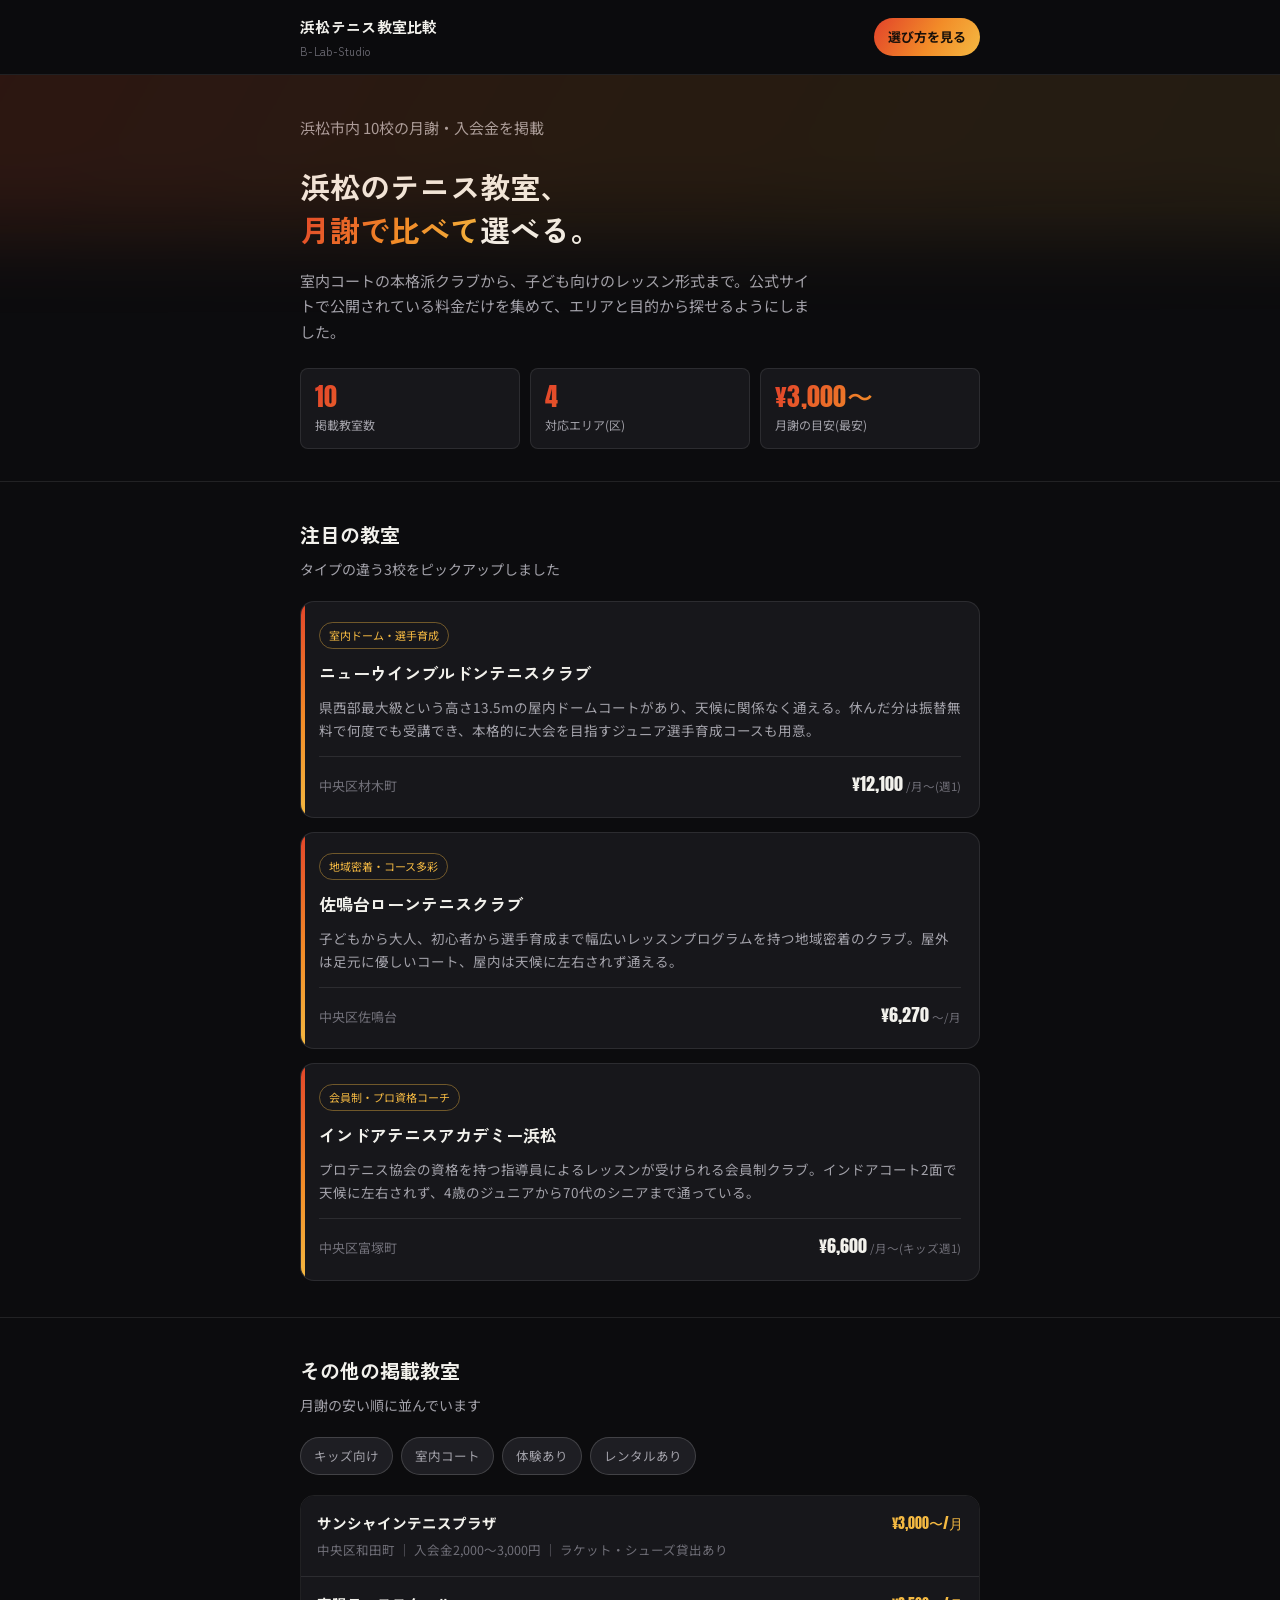
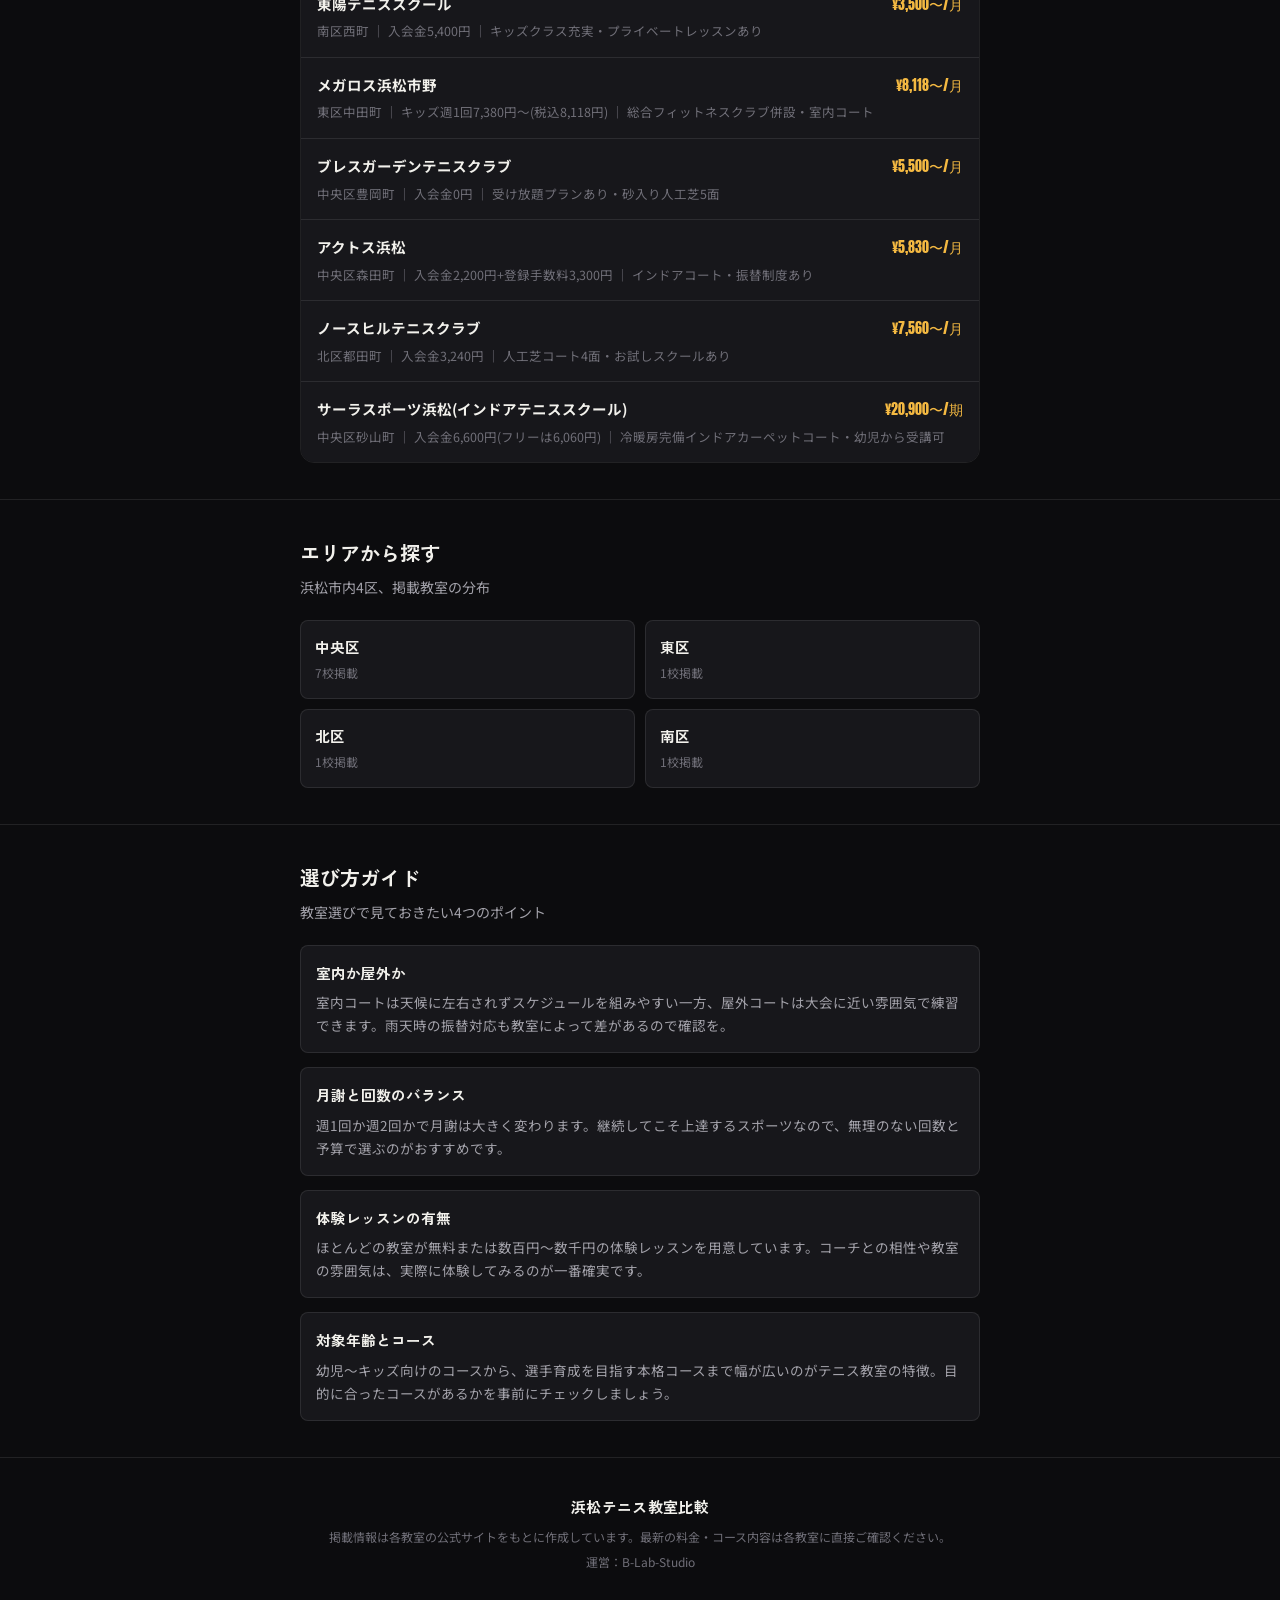
<file: index.html>
<!DOCTYPE html>
<html lang="ja">
<head>
<meta charset="UTF-8">
<meta name="viewport" content="width=device-width, initial-scale=1.0">
<title>浜松テニス教室比較ガイド｜月謝・入会金で選べる</title>
<meta name="description" content="浜松市内のテニス教室・テニススクール10校を月謝・入会金・エリアで比較。子ども向けから本格志向まで、無料体験の有無も一覧でチェックできます。">
<link rel="preconnect" href="https://fonts.googleapis.com">
<link href="https://fonts.googleapis.com/css2?family=Anton&family=Noto+Sans+JP:wght@400;500;700&family=Zen+Kaku+Gothic+New:wght@500;700&display=swap" rel="stylesheet">
<link rel="stylesheet" href="style.css">
<meta name="google-site-verification" content="hwzTPDZGrNFZqSAHdheFNfhAdCyaFa0V4WLMbkRH9Ss" />
</head>
<body>

<header class="site-header">
  <div class="wrap">
    <div class="brand">浜松テニス教室比較<span>B-Lab-Studio</span></div>
    <a href="#guide" class="header-cta">選び方を見る</a>
  </div>
</header>

<section class="hero">
  <div class="wrap">
    <p class="hero-eyebrow">浜松市内 10校の月謝・入会金を掲載</p>
    <h1>浜松のテニス教室、<br><em>月謝で比べて</em>選べる。</h1>
    <p>室内コートの本格派クラブから、子ども向けのレッスン形式まで。公式サイトで公開されている料金だけを集めて、エリアと目的から探せるようにしました。</p>
    <div class="hero-quickstats">
      <div class="stat">
        <div class="num">10</div>
        <div class="label">掲載教室数</div>
      </div>
      <div class="stat">
        <div class="num">4</div>
        <div class="label">対応エリア(区)</div>
      </div>
      <div class="stat">
        <div class="num">¥3,000〜</div>
        <div class="label">月謝の目安(最安)</div>
      </div>
    </div>
  </div>
</section>

<section class="section" id="featured">
  <div class="wrap">
    <div class="section-head">
      <h2>注目の教室</h2>
      <p>タイプの違う3校をピックアップしました</p>
    </div>
    <div class="featured-list">

      <a class="featured-card" href="nwtc.html">
        <span class="tag">室内ドーム・選手育成</span>
        <h3>ニューウインブルドンテニスクラブ</h3>
        <p class="desc">県西部最大級という高さ13.5mの屋内ドームコートがあり、天候に関係なく通える。休んだ分は振替無料で何度でも受講でき、本格的に大会を目指すジュニア選手育成コースも用意。</p>
        <div class="price-row">
          <span class="area">中央区材木町</span>
          <span class="price">¥12,100<small>/月〜(週1)</small></span>
        </div>
      </a>

      <a class="featured-card" href="sanarudai.html">
        <span class="tag">地域密着・コース多彩</span>
        <h3>佐鳴台ローンテニスクラブ</h3>
        <p class="desc">子どもから大人、初心者から選手育成まで幅広いレッスンプログラムを持つ地域密着のクラブ。屋外は足元に優しいコート、屋内は天候に左右されず通える。</p>
        <div class="price-row">
          <span class="area">中央区佐鳴台</span>
          <span class="price">¥6,270<small>〜/月</small></span>
        </div>
      </a>

      <a class="featured-card" href="ita.html">
        <span class="tag">会員制・プロ資格コーチ</span>
        <h3>インドアテニスアカデミー浜松</h3>
        <p class="desc">プロテニス協会の資格を持つ指導員によるレッスンが受けられる会員制クラブ。インドアコート2面で天候に左右されず、4歳のジュニアから70代のシニアまで通っている。</p>
        <div class="price-row">
          <span class="area">中央区富塚町</span>
          <span class="price">¥6,600<small>/月〜(キッズ週1)</small></span>
        </div>
      </a>

    </div>
  </div>
</section>

<section class="section" id="all-schools">
  <div class="wrap">
    <div class="section-head">
      <h2>その他の掲載教室</h2>
      <p>月謝の安い順に並んでいます</p>
    </div>

    <div class="chip-row">
      <span class="chip">キッズ向け</span>
      <span class="chip">室内コート</span>
      <span class="chip">体験あり</span>
      <span class="chip">レンタルあり</span>
    </div>

    <div class="school-list">

      <a class="school-row" href="sunshine.html">
        <div class="row-top">
          <h3>サンシャインテニスプラザ</h3>
          <span class="price">¥3,000〜/月</span>
        </div>
        <div class="meta">中央区和田町 ｜ 入会金2,000〜3,000円 ｜ ラケット・シューズ貸出あり</div>
      </a>

      <a class="school-row" href="toyo.html">
        <div class="row-top">
          <h3>東陽テニススクール</h3>
          <span class="price">¥3,500〜/月</span>
        </div>
        <div class="meta">南区西町 ｜ 入会金5,400円 ｜ キッズクラス充実・プライベートレッスンあり</div>
      </a>

      <a class="school-row" href="megalos.html">
        <div class="row-top">
          <h3>メガロス浜松市野</h3>
          <span class="price">¥8,118〜/月</span>
        </div>
        <div class="meta">東区中田町 ｜ キッズ週1回7,380円〜(税込8,118円) ｜ 総合フィットネスクラブ併設・室内コート</div>
      </a>

      <a class="school-row" href="breathgarden.html">
        <div class="row-top">
          <h3>ブレスガーデンテニスクラブ</h3>
          <span class="price">¥5,500〜/月</span>
        </div>
        <div class="meta">中央区豊岡町 ｜ 入会金0円 ｜ 受け放題プランあり・砂入り人工芝5面</div>
      </a>

      <a class="school-row" href="axtos.html">
        <div class="row-top">
          <h3>アクトス浜松</h3>
          <span class="price">¥5,830〜/月</span>
        </div>
        <div class="meta">中央区森田町 ｜ 入会金2,200円+登録手数料3,300円 ｜ インドアコート・振替制度あり</div>
      </a>

      <a class="school-row" href="northhill.html">
        <div class="row-top">
          <h3>ノースヒルテニスクラブ</h3>
          <span class="price">¥7,560〜/月</span>
        </div>
        <div class="meta">北区都田町 ｜ 入会金3,240円 ｜ 人工芝コート4面・お試しスクールあり</div>
      </a>

      <a class="school-row" href="sala.html">
        <div class="row-top">
          <h3>サーラスポーツ浜松(インドアテニススクール)</h3>
          <span class="price">¥20,900〜/期</span>
        </div>
        <div class="meta">中央区砂山町 ｜ 入会金6,600円(フリーは6,060円) ｜ 冷暖房完備インドアカーペットコート・幼児から受講可</div>
      </a>

    </div>
  </div>
</section>

<section class="section" id="area">
  <div class="wrap">
    <div class="section-head">
      <h2>エリアから探す</h2>
      <p>浜松市内4区、掲載教室の分布</p>
    </div>
    <div class="area-grid">
      <div class="area-card">
        <div class="area-name">中央区</div>
        <div class="area-count">7校掲載</div>
      </div>
      <div class="area-card">
        <div class="area-name">東区</div>
        <div class="area-count">1校掲載</div>
      </div>
      <div class="area-card">
        <div class="area-name">北区</div>
        <div class="area-count">1校掲載</div>
      </div>
      <div class="area-card">
        <div class="area-name">南区</div>
        <div class="area-count">1校掲載</div>
      </div>
    </div>
  </div>
</section>

<section class="section" id="guide">
  <div class="wrap">
    <div class="section-head">
      <h2>選び方ガイド</h2>
      <p>教室選びで見ておきたい4つのポイント</p>
    </div>
    <div class="guide-list">
      <div class="guide-item">
        <h3>室内か屋外か</h3>
        <p>室内コートは天候に左右されずスケジュールを組みやすい一方、屋外コートは大会に近い雰囲気で練習できます。雨天時の振替対応も教室によって差があるので確認を。</p>
      </div>
      <div class="guide-item">
        <h3>月謝と回数のバランス</h3>
        <p>週1回か週2回かで月謝は大きく変わります。継続してこそ上達するスポーツなので、無理のない回数と予算で選ぶのがおすすめです。</p>
      </div>
      <div class="guide-item">
        <h3>体験レッスンの有無</h3>
        <p>ほとんどの教室が無料または数百円〜数千円の体験レッスンを用意しています。コーチとの相性や教室の雰囲気は、実際に体験してみるのが一番確実です。</p>
      </div>
      <div class="guide-item">
        <h3>対象年齢とコース</h3>
        <p>幼児〜キッズ向けのコースから、選手育成を目指す本格コースまで幅が広いのがテニス教室の特徴。目的に合ったコースがあるかを事前にチェックしましょう。</p>
      </div>
    </div>
  </div>
</section>

<footer class="site-footer">
  <div class="wrap">
    <div class="brand">浜松テニス教室比較</div>
    <p>掲載情報は各教室の公式サイトをもとに作成しています。最新の料金・コース内容は各教室に直接ご確認ください。</p>
    <p>運営：B-Lab-Studio</p>
  </div>
</footer>

</body>
</html>
</file>
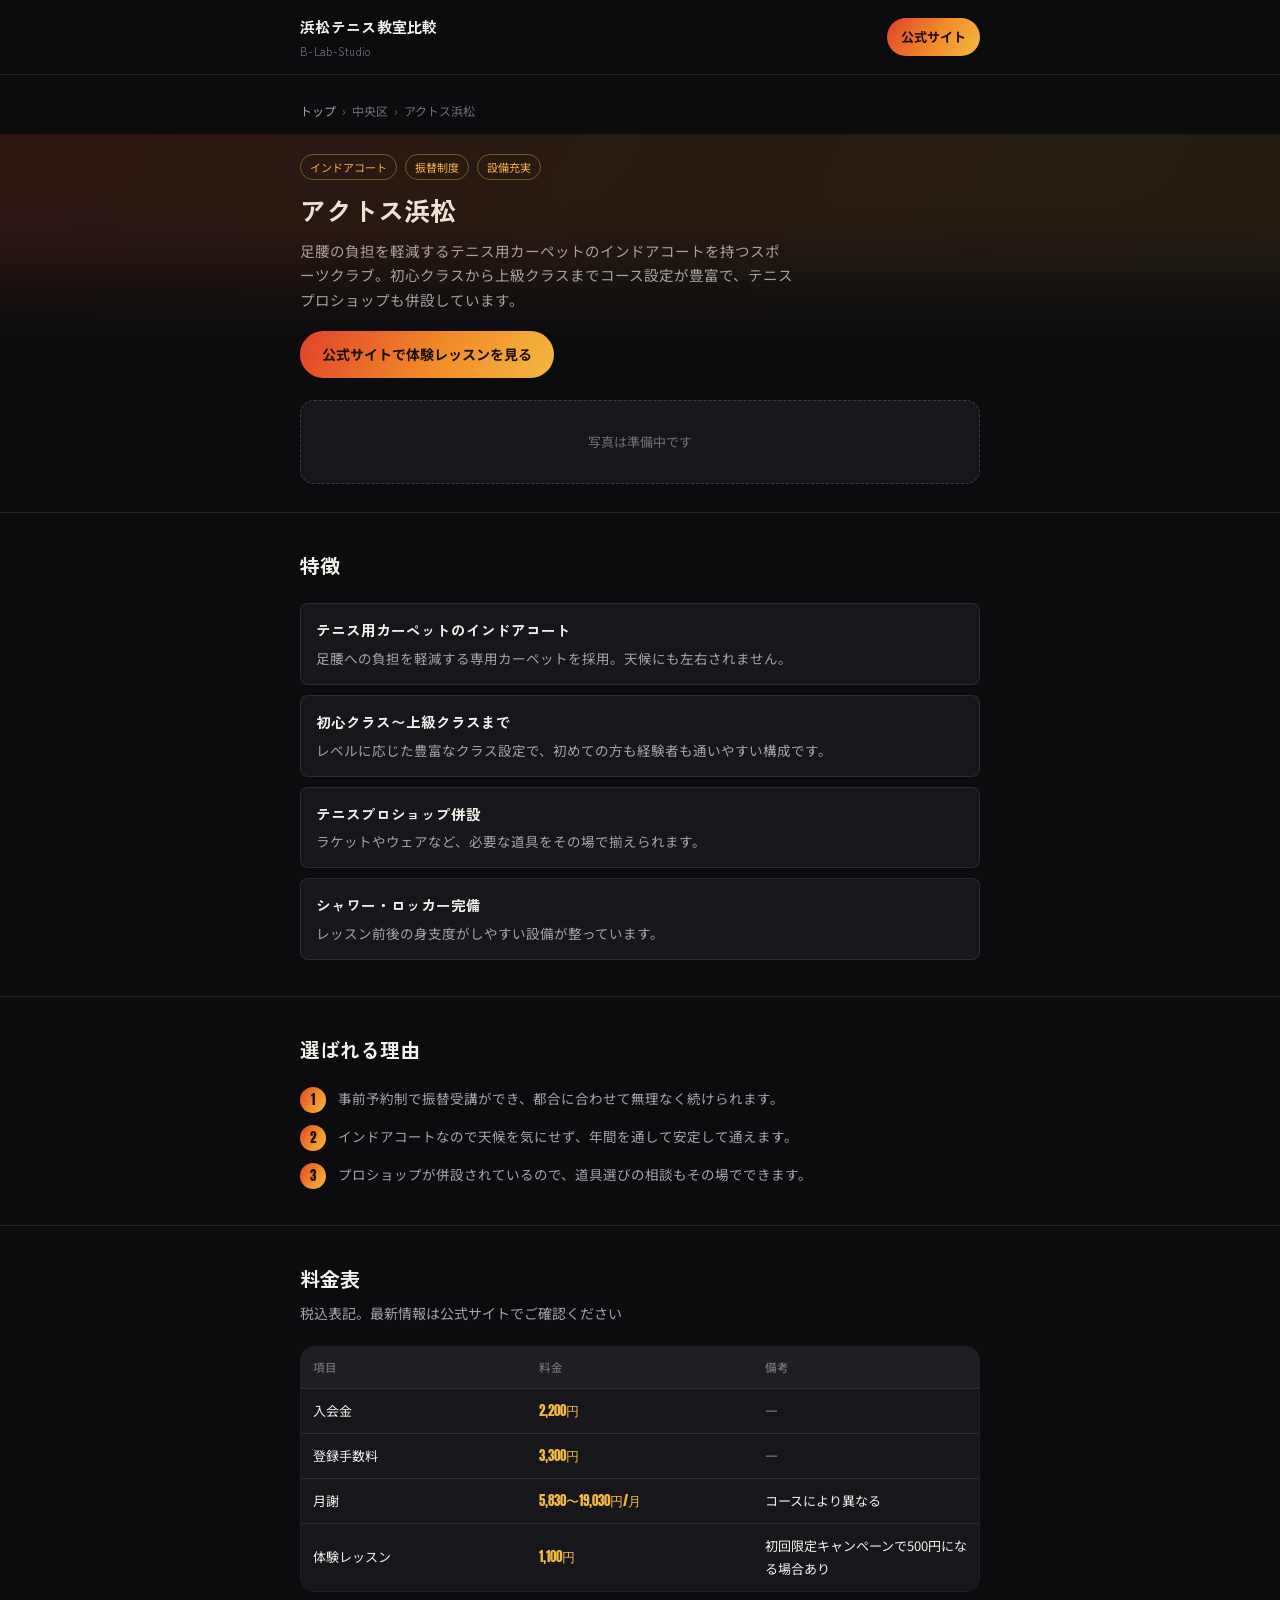
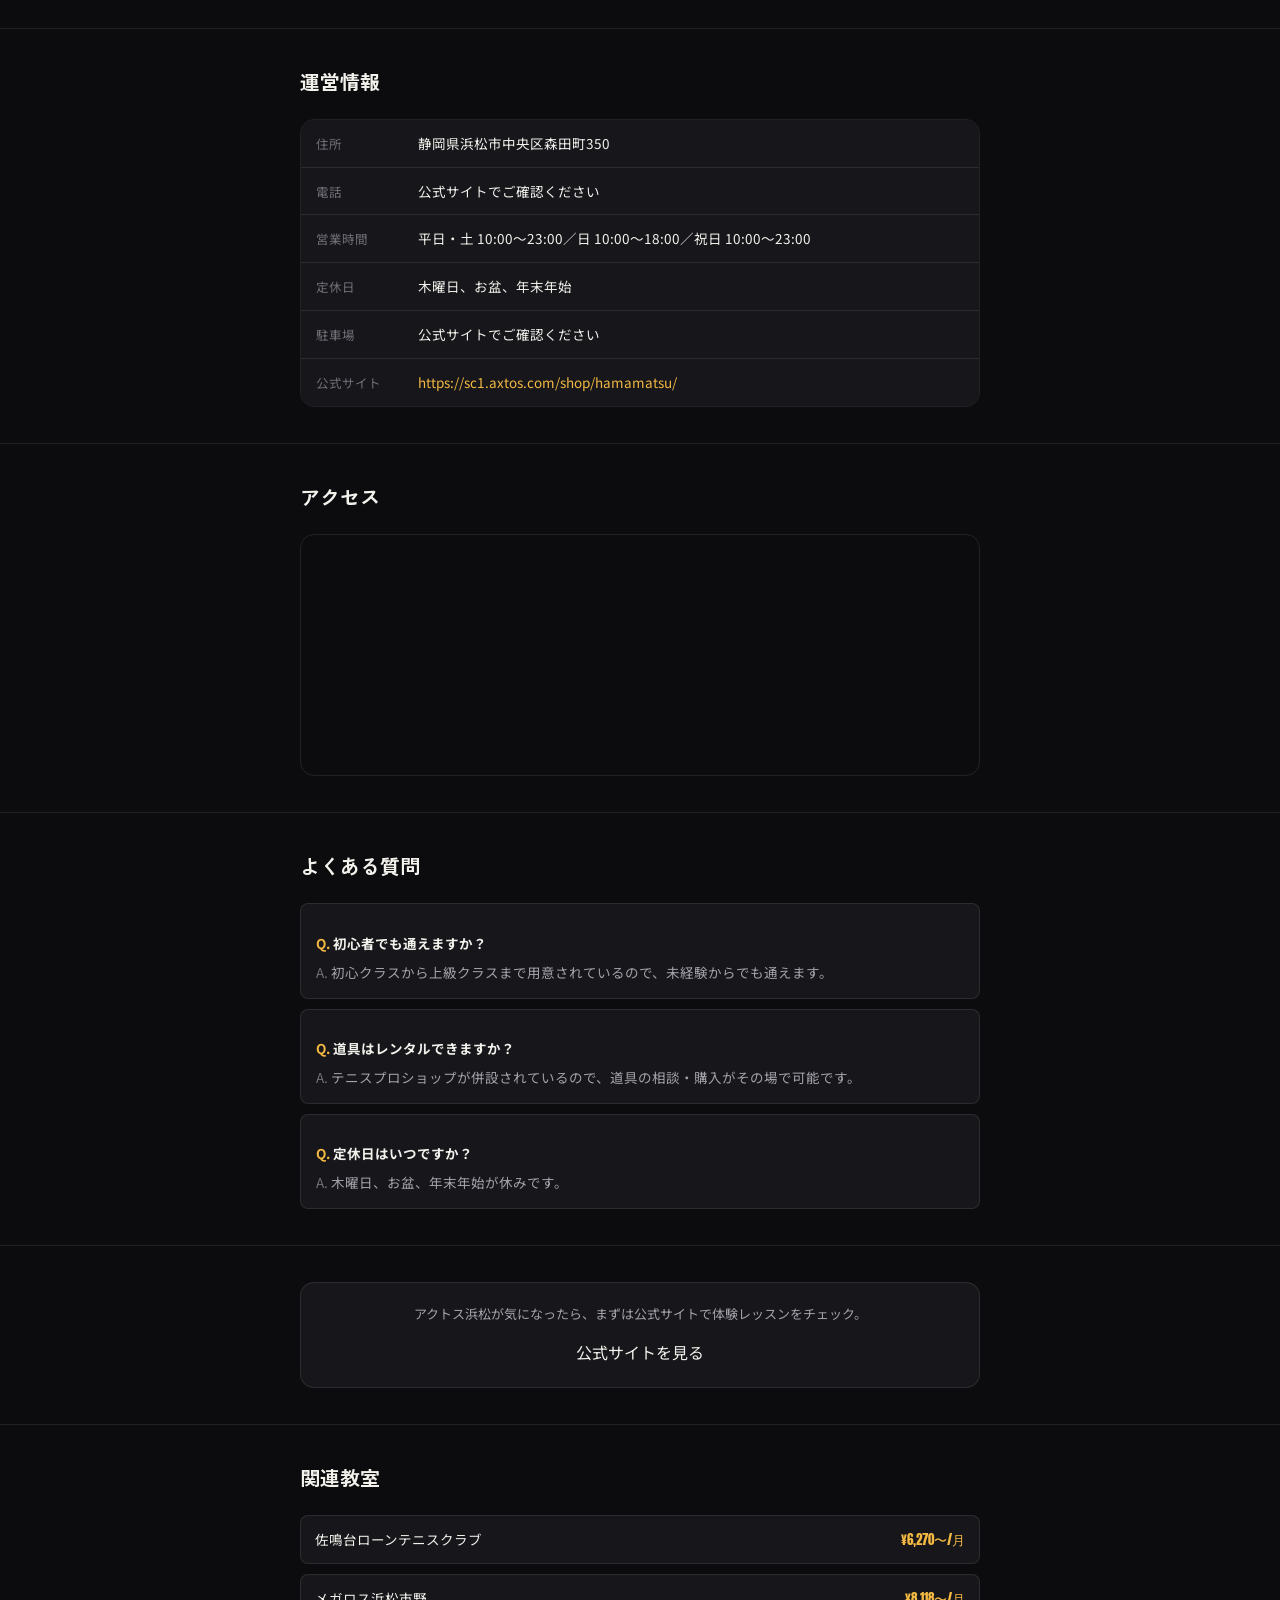
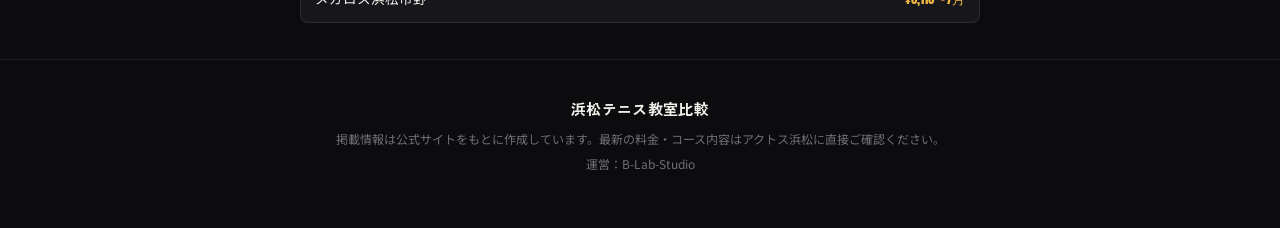
<file: axtos.html>
<!DOCTYPE html>
<html lang="ja">
<head>
<meta charset="UTF-8">
<meta name="viewport" content="width=device-width, initial-scale=1.0">
<title>アクトス浜松｜月謝・入会金・アクセス｜浜松テニス教室比較</title>
<meta name="description" content="アクトス浜松(中央区)の月謝・入会金・特徴・アクセスをまとめました。足腰の負担を軽減するテニス用カーペットのインドアコートを持つスポーツクラブ。初心">
<link rel="preconnect" href="https://fonts.googleapis.com">
<link href="https://fonts.googleapis.com/css2?family=Anton&family=Noto+Sans+JP:wght@400;500;700&family=Zen+Kaku+Gothic+New:wght@500;700&display=swap" rel="stylesheet">
<link rel="stylesheet" href="style.css">
</head>
<body>

<header class="site-header">
  <div class="wrap">
    <a href="index.html" class="brand">浜松テニス教室比較<span>B-Lab-Studio</span></a>
    <a href="https://sc1.axtos.com/shop/hamamatsu/" class="header-cta">公式サイト</a>
  </div>
</header>

<div class="wrap">
  <p class="breadcrumb"><a href="index.html">トップ</a><span class="sep">›</span>中央区<span class="sep">›</span>アクトス浜松</p>
</div>

<section class="detail-hero">
  <div class="wrap">
    <div class="tag-row"><span class="tag">インドアコート</span><span class="tag">振替制度</span><span class="tag">設備充実</span></div>
    <h1>アクトス浜松</h1>
    <p class="lead">足腰の負担を軽減するテニス用カーペットのインドアコートを持つスポーツクラブ。初心クラスから上級クラスまでコース設定が豊富で、テニスプロショップも併設しています。</p>
    <a class="hero-cta" href="https://sc1.axtos.com/shop/hamamatsu/">公式サイトで体験レッスンを見る</a>
    <div class="gallery-placeholder">写真は準備中です</div>
  </div>
</section>

<section class="section">
  <div class="wrap">
    <div class="section-head">
      <h2>特徴</h2>
    </div>
    <div class="feature-grid"><div class="feature-item"><strong>テニス用カーペットのインドアコート</strong>足腰への負担を軽減する専用カーペットを採用。天候にも左右されません。</div><div class="feature-item"><strong>初心クラス〜上級クラスまで</strong>レベルに応じた豊富なクラス設定で、初めての方も経験者も通いやすい構成です。</div><div class="feature-item"><strong>テニスプロショップ併設</strong>ラケットやウェアなど、必要な道具をその場で揃えられます。</div><div class="feature-item"><strong>シャワー・ロッカー完備</strong>レッスン前後の身支度がしやすい設備が整っています。</div></div>
  </div>
</section>

<section class="section">
  <div class="wrap">
    <div class="section-head">
      <h2>選ばれる理由</h2>
    </div>
    <div class="reason-list"><div class="reason-item"><span class="reason-mark">1</span><p>事前予約制で振替受講ができ、都合に合わせて無理なく続けられます。</p></div><div class="reason-item"><span class="reason-mark">2</span><p>インドアコートなので天候を気にせず、年間を通して安定して通えます。</p></div><div class="reason-item"><span class="reason-mark">3</span><p>プロショップが併設されているので、道具選びの相談もその場でできます。</p></div></div>
  </div>
</section>

<section class="section">
  <div class="wrap">
    <div class="section-head">
      <h2>料金表</h2>
      <p>税込表記。最新情報は公式サイトでご確認ください</p>
    </div>
    <div class="price-table-wrap">
      <table class="price-table">
        <thead><tr><th>項目</th><th>料金</th><th>備考</th></tr></thead>
        <tbody><tr><td>入会金</td><td class="price-cell">2,200円</td><td>―</td></tr><tr><td>登録手数料</td><td class="price-cell">3,300円</td><td>―</td></tr><tr><td>月謝</td><td class="price-cell">5,830〜19,030円/月</td><td>コースにより異なる</td></tr><tr><td>体験レッスン</td><td class="price-cell">1,100円</td><td>初回限定キャンペーンで500円になる場合あり</td></tr></tbody>
      </table>
    </div>
  </div>
</section>

<section class="section">
  <div class="wrap">
    <div class="section-head">
      <h2>運営情報</h2>
    </div>
    <div class="info-list">
      <div class="info-row"><span class="k">住所</span><span class="v">静岡県浜松市中央区森田町350</span></div>
      <div class="info-row"><span class="k">電話</span><span class="v">公式サイトでご確認ください</span></div>
      <div class="info-row"><span class="k">営業時間</span><span class="v">平日・土 10:00〜23:00／日 10:00〜18:00／祝日 10:00〜23:00</span></div>
      <div class="info-row"><span class="k">定休日</span><span class="v">木曜日、お盆、年末年始</span></div>
      <div class="info-row"><span class="k">駐車場</span><span class="v">公式サイトでご確認ください</span></div>
      <div class="info-row"><span class="k">公式サイト</span><span class="v"><a href="https://sc1.axtos.com/shop/hamamatsu/">https://sc1.axtos.com/shop/hamamatsu/</a></span></div>
    </div>
  </div>
</section>

<section class="section">
  <div class="wrap">
    <div class="section-head">
      <h2>アクセス</h2>
    </div>
    <div class="map-embed">
      <iframe src="https://www.google.com/maps?q=%E9%9D%99%E5%B2%A1%E7%9C%8C%E6%B5%9C%E6%9D%BE%E5%B8%82%E4%B8%AD%E5%A4%AE%E5%8C%BA%E6%A3%AE%E7%94%B0%E7%94%BA350&output=embed" loading="lazy" referrerpolicy="no-referrer-when-downgrade"></iframe>
    </div>
  </div>
</section>

<section class="section">
  <div class="wrap">
    <div class="section-head">
      <h2>よくある質問</h2>
    </div>
    <div class="faq-list"><div class="faq-item"><p class="q">初心者でも通えますか？</p><p class="a">初心クラスから上級クラスまで用意されているので、未経験からでも通えます。</p></div><div class="faq-item"><p class="q">道具はレンタルできますか？</p><p class="a">テニスプロショップが併設されているので、道具の相談・購入がその場で可能です。</p></div><div class="faq-item"><p class="q">定休日はいつですか？</p><p class="a">木曜日、お盆、年末年始が休みです。</p></div></div>
  </div>
</section>

<section class="section">
  <div class="wrap">
    <div class="sidebar-cta">
      <p>アクトス浜松が気になったら、まずは公式サイトで体験レッスンをチェック。</p>
      <a class="hero-cta" href="https://sc1.axtos.com/shop/hamamatsu/">公式サイトを見る</a>
    </div>
  </div>
</section>

<section class="section">
  <div class="wrap">
    <div class="section-head">
      <h2>関連教室</h2>
    </div>
    <div class="related-list"><a class="related-item" href="sanarudai.html"><span>佐鳴台ローンテニスクラブ</span><span class="price">¥6,270〜/月</span></a><a class="related-item" href="megalos.html"><span>メガロス浜松市野</span><span class="price">¥8,118〜/月</span></a></div>
  </div>
</section>

<footer class="site-footer">
  <div class="wrap">
    <div class="brand">浜松テニス教室比較</div>
    <p>掲載情報は公式サイトをもとに作成しています。最新の料金・コース内容はアクトス浜松に直接ご確認ください。</p>
    <p>運営：B-Lab-Studio</p>
  </div>
</footer>

</body>
</html>
</file>
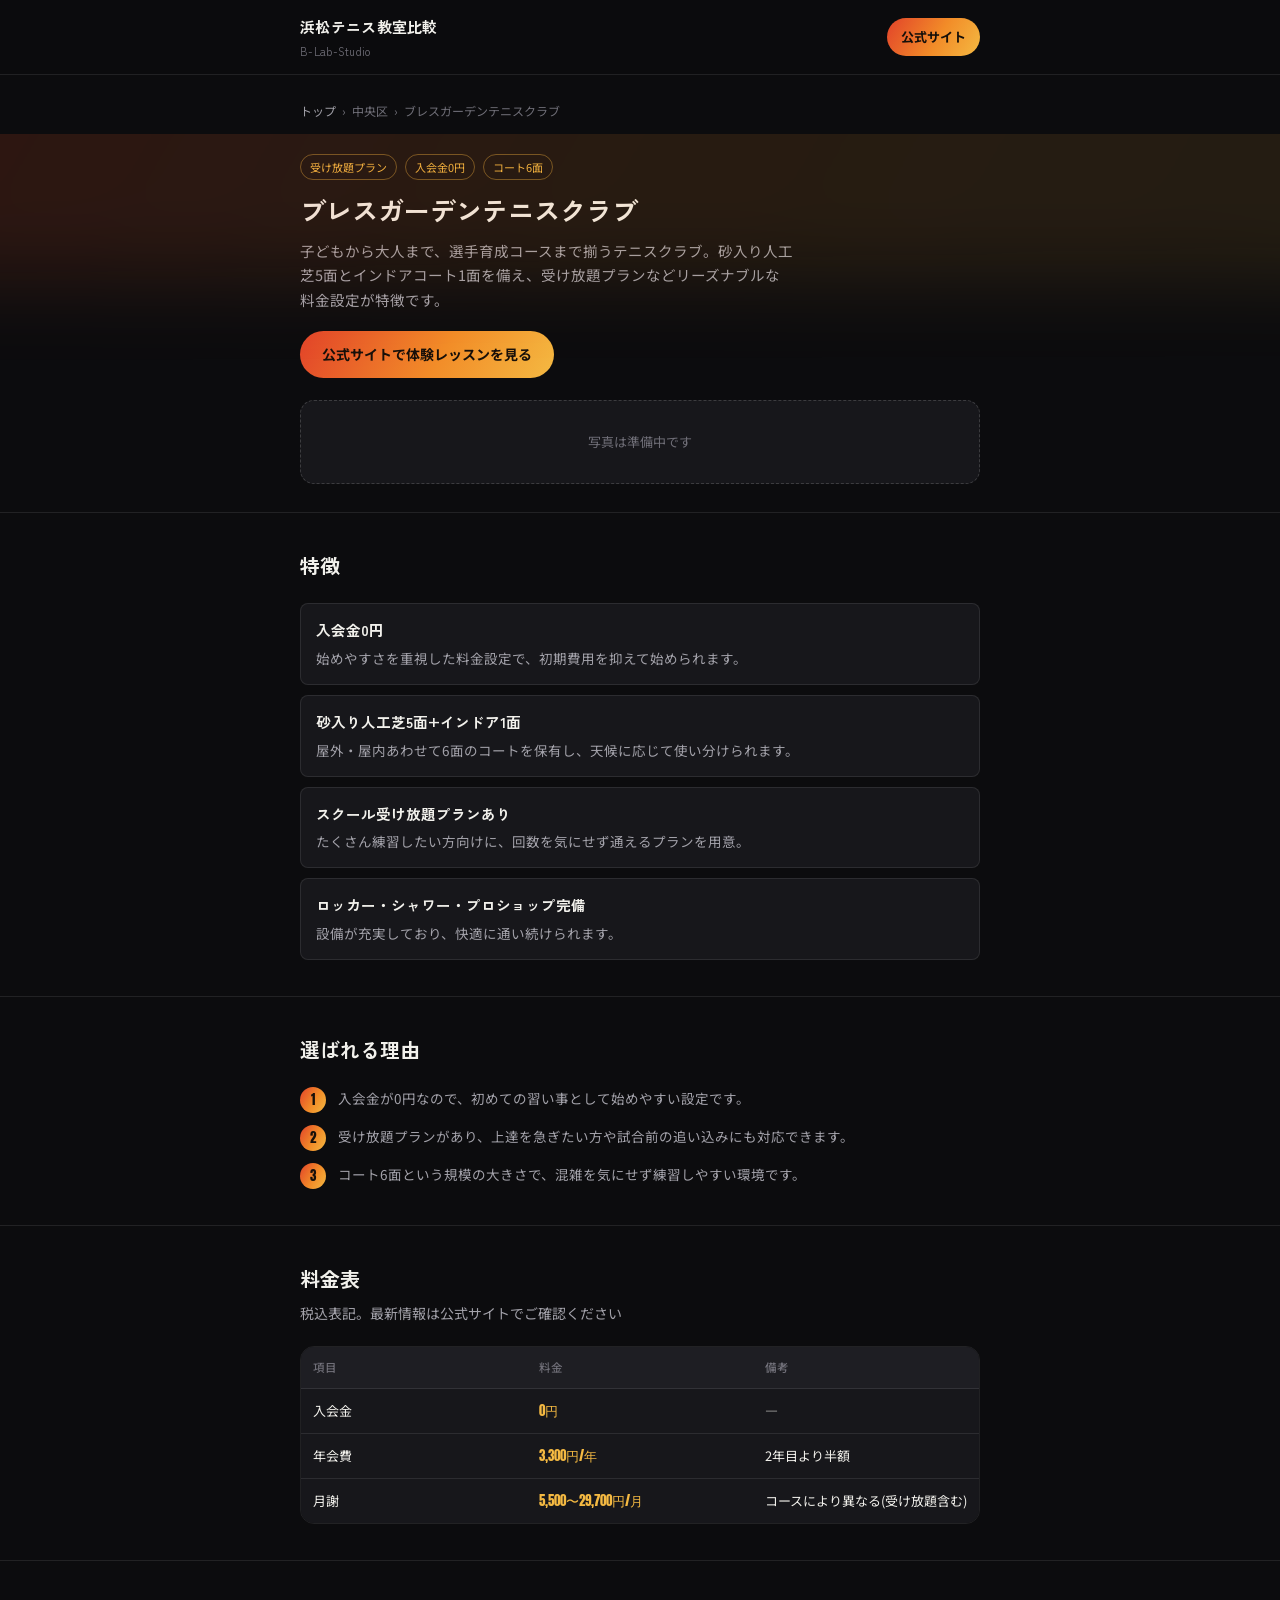
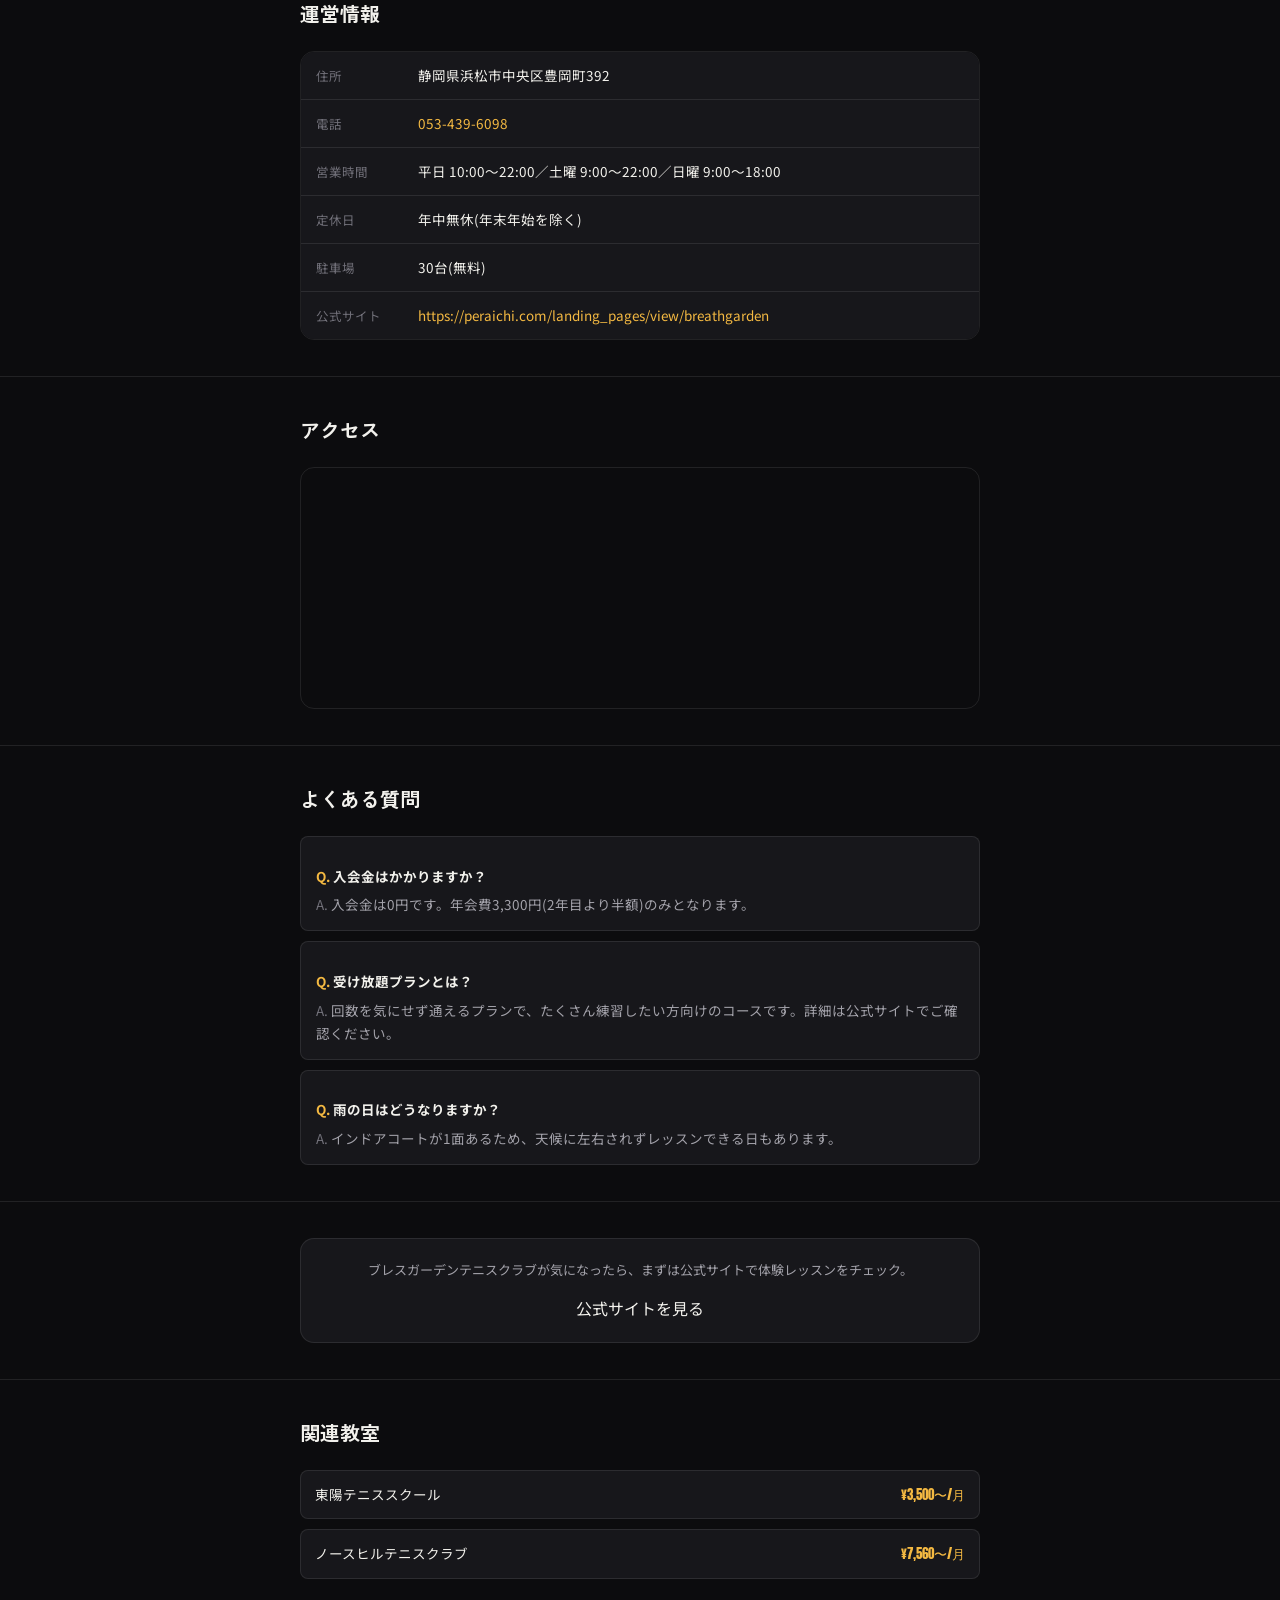
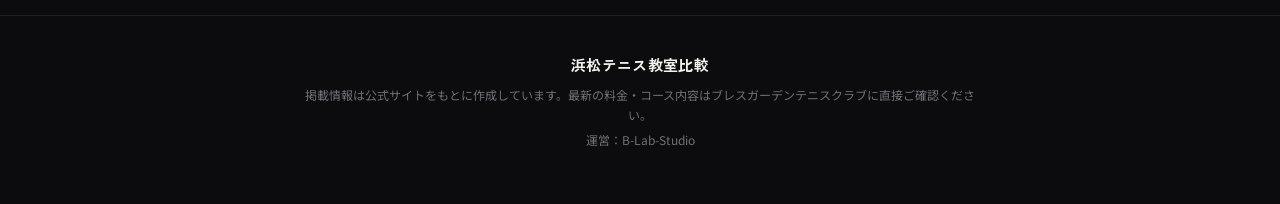
<file: breathgarden.html>
<!DOCTYPE html>
<html lang="ja">
<head>
<meta charset="UTF-8">
<meta name="viewport" content="width=device-width, initial-scale=1.0">
<title>ブレスガーデンテニスクラブ｜月謝・入会金・アクセス｜浜松テニス教室比較</title>
<meta name="description" content="ブレスガーデンテニスクラブ(中央区)の月謝・入会金・特徴・アクセスをまとめました。子どもから大人まで、選手育成コースまで揃うテニスクラブ。砂入り人工芝5面とインド">
<link rel="preconnect" href="https://fonts.googleapis.com">
<link href="https://fonts.googleapis.com/css2?family=Anton&family=Noto+Sans+JP:wght@400;500;700&family=Zen+Kaku+Gothic+New:wght@500;700&display=swap" rel="stylesheet">
<link rel="stylesheet" href="style.css">
</head>
<body>

<header class="site-header">
  <div class="wrap">
    <a href="index.html" class="brand">浜松テニス教室比較<span>B-Lab-Studio</span></a>
    <a href="https://peraichi.com/landing_pages/view/breathgarden" class="header-cta">公式サイト</a>
  </div>
</header>

<div class="wrap">
  <p class="breadcrumb"><a href="index.html">トップ</a><span class="sep">›</span>中央区<span class="sep">›</span>ブレスガーデンテニスクラブ</p>
</div>

<section class="detail-hero">
  <div class="wrap">
    <div class="tag-row"><span class="tag">受け放題プラン</span><span class="tag">入会金0円</span><span class="tag">コート6面</span></div>
    <h1>ブレスガーデンテニスクラブ</h1>
    <p class="lead">子どもから大人まで、選手育成コースまで揃うテニスクラブ。砂入り人工芝5面とインドアコート1面を備え、受け放題プランなどリーズナブルな料金設定が特徴です。</p>
    <a class="hero-cta" href="https://peraichi.com/landing_pages/view/breathgarden">公式サイトで体験レッスンを見る</a>
    <div class="gallery-placeholder">写真は準備中です</div>
  </div>
</section>

<section class="section">
  <div class="wrap">
    <div class="section-head">
      <h2>特徴</h2>
    </div>
    <div class="feature-grid"><div class="feature-item"><strong>入会金0円</strong>始めやすさを重視した料金設定で、初期費用を抑えて始められます。</div><div class="feature-item"><strong>砂入り人工芝5面+インドア1面</strong>屋外・屋内あわせて6面のコートを保有し、天候に応じて使い分けられます。</div><div class="feature-item"><strong>スクール受け放題プランあり</strong>たくさん練習したい方向けに、回数を気にせず通えるプランを用意。</div><div class="feature-item"><strong>ロッカー・シャワー・プロショップ完備</strong>設備が充実しており、快適に通い続けられます。</div></div>
  </div>
</section>

<section class="section">
  <div class="wrap">
    <div class="section-head">
      <h2>選ばれる理由</h2>
    </div>
    <div class="reason-list"><div class="reason-item"><span class="reason-mark">1</span><p>入会金が0円なので、初めての習い事として始めやすい設定です。</p></div><div class="reason-item"><span class="reason-mark">2</span><p>受け放題プランがあり、上達を急ぎたい方や試合前の追い込みにも対応できます。</p></div><div class="reason-item"><span class="reason-mark">3</span><p>コート6面という規模の大きさで、混雑を気にせず練習しやすい環境です。</p></div></div>
  </div>
</section>

<section class="section">
  <div class="wrap">
    <div class="section-head">
      <h2>料金表</h2>
      <p>税込表記。最新情報は公式サイトでご確認ください</p>
    </div>
    <div class="price-table-wrap">
      <table class="price-table">
        <thead><tr><th>項目</th><th>料金</th><th>備考</th></tr></thead>
        <tbody><tr><td>入会金</td><td class="price-cell">0円</td><td>―</td></tr><tr><td>年会費</td><td class="price-cell">3,300円/年</td><td>2年目より半額</td></tr><tr><td>月謝</td><td class="price-cell">5,500〜29,700円/月</td><td>コースにより異なる(受け放題含む)</td></tr></tbody>
      </table>
    </div>
  </div>
</section>

<section class="section">
  <div class="wrap">
    <div class="section-head">
      <h2>運営情報</h2>
    </div>
    <div class="info-list">
      <div class="info-row"><span class="k">住所</span><span class="v">静岡県浜松市中央区豊岡町392</span></div>
      <div class="info-row"><span class="k">電話</span><span class="v"><a href="tel:0534396098">053-439-6098</a></span></div>
      <div class="info-row"><span class="k">営業時間</span><span class="v">平日 10:00〜22:00／土曜 9:00〜22:00／日曜 9:00〜18:00</span></div>
      <div class="info-row"><span class="k">定休日</span><span class="v">年中無休(年末年始を除く)</span></div>
      <div class="info-row"><span class="k">駐車場</span><span class="v">30台(無料)</span></div>
      <div class="info-row"><span class="k">公式サイト</span><span class="v"><a href="https://peraichi.com/landing_pages/view/breathgarden">https://peraichi.com/landing_pages/view/breathgarden</a></span></div>
    </div>
  </div>
</section>

<section class="section">
  <div class="wrap">
    <div class="section-head">
      <h2>アクセス</h2>
    </div>
    <div class="map-embed">
      <iframe src="https://www.google.com/maps?q=%E9%9D%99%E5%B2%A1%E7%9C%8C%E6%B5%9C%E6%9D%BE%E5%B8%82%E4%B8%AD%E5%A4%AE%E5%8C%BA%E8%B1%8A%E5%B2%A1%E7%94%BA392&output=embed" loading="lazy" referrerpolicy="no-referrer-when-downgrade"></iframe>
    </div>
  </div>
</section>

<section class="section">
  <div class="wrap">
    <div class="section-head">
      <h2>よくある質問</h2>
    </div>
    <div class="faq-list"><div class="faq-item"><p class="q">入会金はかかりますか？</p><p class="a">入会金は0円です。年会費3,300円(2年目より半額)のみとなります。</p></div><div class="faq-item"><p class="q">受け放題プランとは？</p><p class="a">回数を気にせず通えるプランで、たくさん練習したい方向けのコースです。詳細は公式サイトでご確認ください。</p></div><div class="faq-item"><p class="q">雨の日はどうなりますか？</p><p class="a">インドアコートが1面あるため、天候に左右されずレッスンできる日もあります。</p></div></div>
  </div>
</section>

<section class="section">
  <div class="wrap">
    <div class="sidebar-cta">
      <p>ブレスガーデンテニスクラブが気になったら、まずは公式サイトで体験レッスンをチェック。</p>
      <a class="hero-cta" href="https://peraichi.com/landing_pages/view/breathgarden">公式サイトを見る</a>
    </div>
  </div>
</section>

<section class="section">
  <div class="wrap">
    <div class="section-head">
      <h2>関連教室</h2>
    </div>
    <div class="related-list"><a class="related-item" href="toyo.html"><span>東陽テニススクール</span><span class="price">¥3,500〜/月</span></a><a class="related-item" href="northhill.html"><span>ノースヒルテニスクラブ</span><span class="price">¥7,560〜/月</span></a></div>
  </div>
</section>

<footer class="site-footer">
  <div class="wrap">
    <div class="brand">浜松テニス教室比較</div>
    <p>掲載情報は公式サイトをもとに作成しています。最新の料金・コース内容はブレスガーデンテニスクラブに直接ご確認ください。</p>
    <p>運営：B-Lab-Studio</p>
  </div>
</footer>

</body>
</html>
</file>
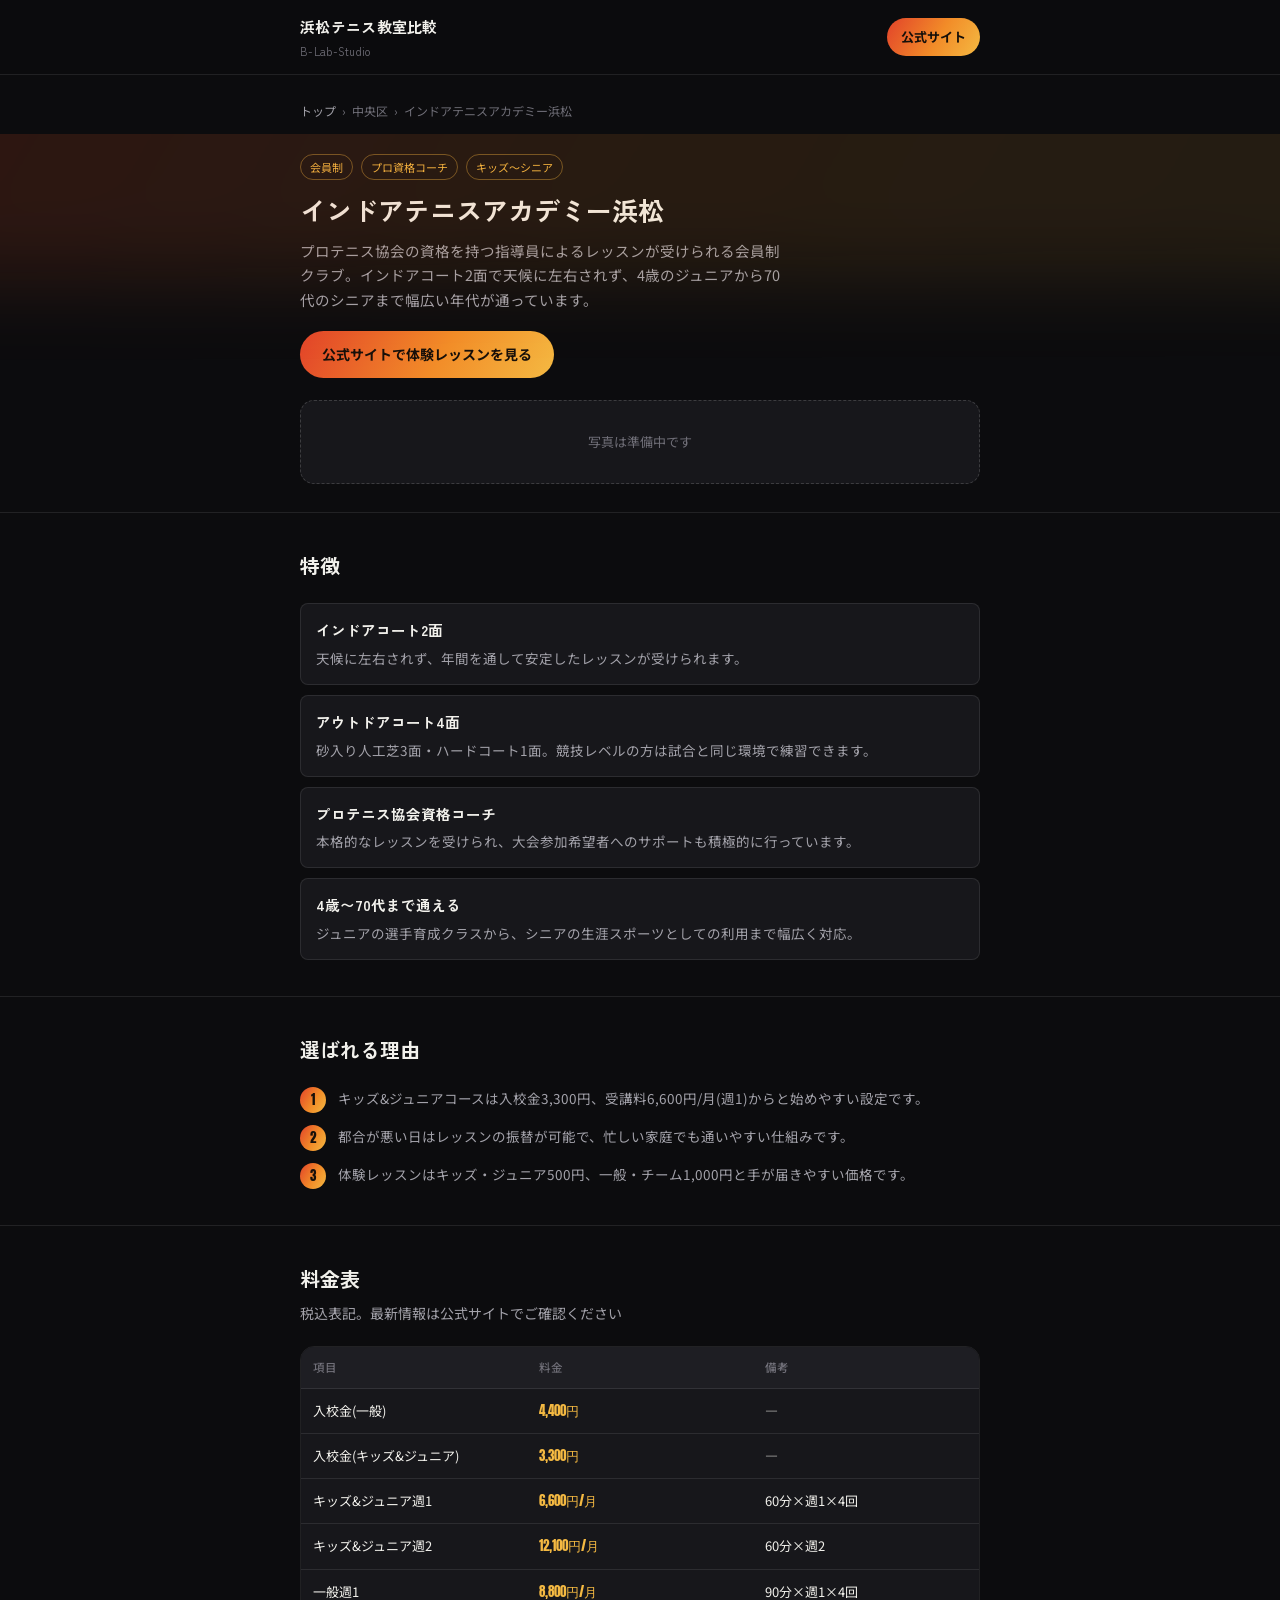
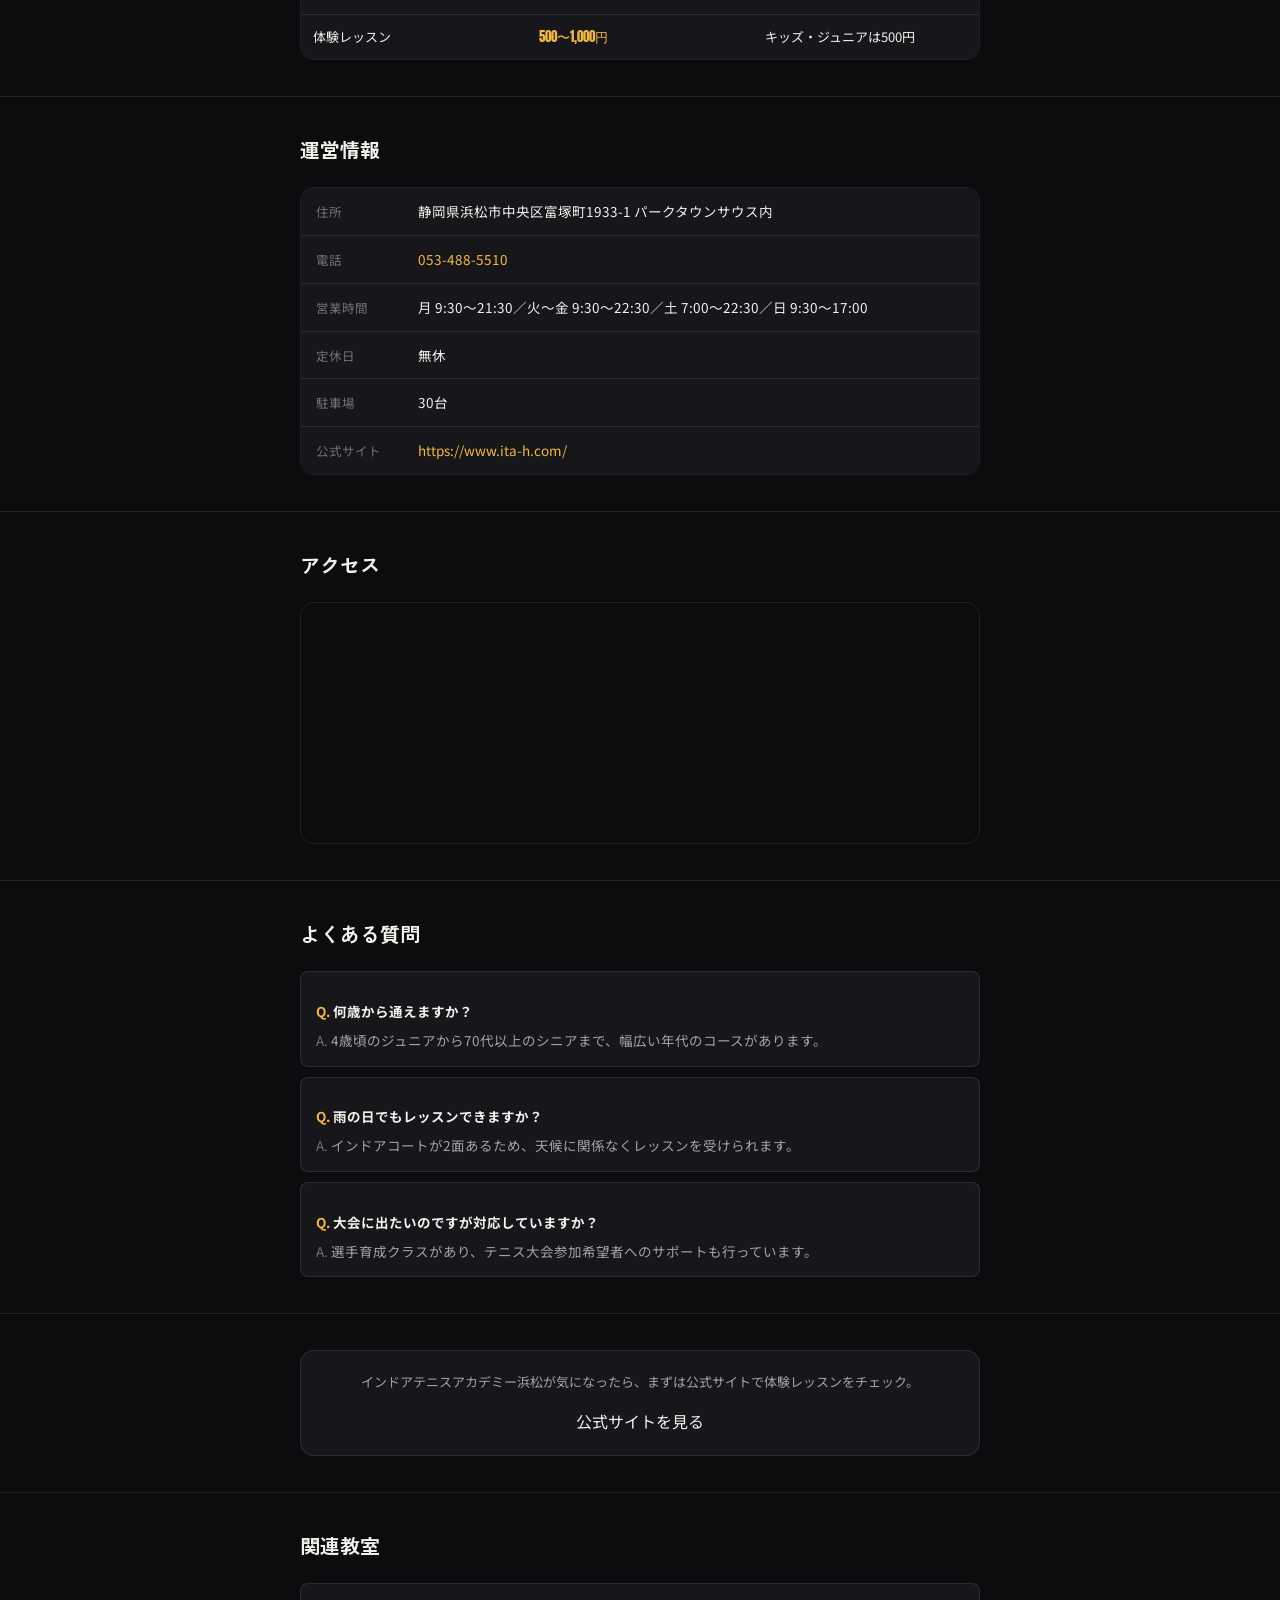
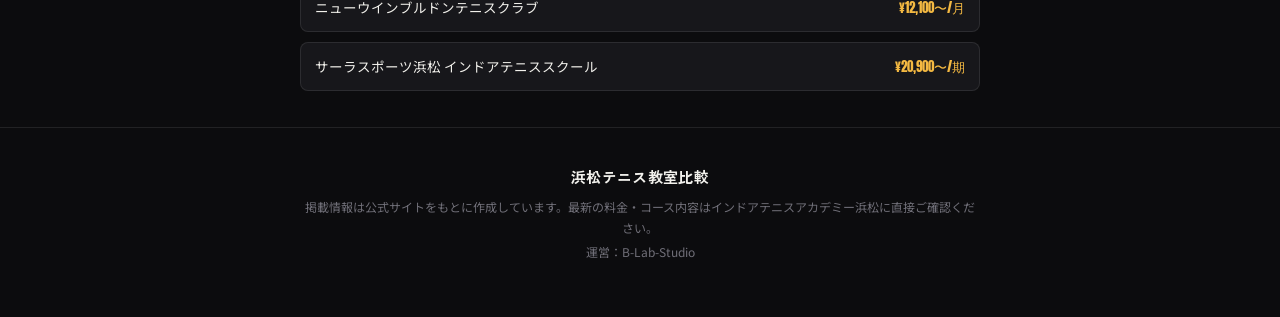
<file: ita.html>
<!DOCTYPE html>
<html lang="ja">
<head>
<meta charset="UTF-8">
<meta name="viewport" content="width=device-width, initial-scale=1.0">
<title>インドアテニスアカデミー浜松｜月謝・入会金・アクセス｜浜松テニス教室比較</title>
<meta name="description" content="インドアテニスアカデミー浜松(中央区)の月謝・入会金・特徴・アクセスをまとめました。プロテニス協会の資格を持つ指導員によるレッスンが受けられる会員制クラブ。インドア">
<link rel="preconnect" href="https://fonts.googleapis.com">
<link href="https://fonts.googleapis.com/css2?family=Anton&family=Noto+Sans+JP:wght@400;500;700&family=Zen+Kaku+Gothic+New:wght@500;700&display=swap" rel="stylesheet">
<link rel="stylesheet" href="style.css">
</head>
<body>

<header class="site-header">
  <div class="wrap">
    <a href="index.html" class="brand">浜松テニス教室比較<span>B-Lab-Studio</span></a>
    <a href="https://www.ita-h.com/" class="header-cta">公式サイト</a>
  </div>
</header>

<div class="wrap">
  <p class="breadcrumb"><a href="index.html">トップ</a><span class="sep">›</span>中央区<span class="sep">›</span>インドアテニスアカデミー浜松</p>
</div>

<section class="detail-hero">
  <div class="wrap">
    <div class="tag-row"><span class="tag">会員制</span><span class="tag">プロ資格コーチ</span><span class="tag">キッズ〜シニア</span></div>
    <h1>インドアテニスアカデミー浜松</h1>
    <p class="lead">プロテニス協会の資格を持つ指導員によるレッスンが受けられる会員制クラブ。インドアコート2面で天候に左右されず、4歳のジュニアから70代のシニアまで幅広い年代が通っています。</p>
    <a class="hero-cta" href="https://www.ita-h.com/">公式サイトで体験レッスンを見る</a>
    <div class="gallery-placeholder">写真は準備中です</div>
  </div>
</section>

<section class="section">
  <div class="wrap">
    <div class="section-head">
      <h2>特徴</h2>
    </div>
    <div class="feature-grid"><div class="feature-item"><strong>インドアコート2面</strong>天候に左右されず、年間を通して安定したレッスンが受けられます。</div><div class="feature-item"><strong>アウトドアコート4面</strong>砂入り人工芝3面・ハードコート1面。競技レベルの方は試合と同じ環境で練習できます。</div><div class="feature-item"><strong>プロテニス協会資格コーチ</strong>本格的なレッスンを受けられ、大会参加希望者へのサポートも積極的に行っています。</div><div class="feature-item"><strong>4歳〜70代まで通える</strong>ジュニアの選手育成クラスから、シニアの生涯スポーツとしての利用まで幅広く対応。</div></div>
  </div>
</section>

<section class="section">
  <div class="wrap">
    <div class="section-head">
      <h2>選ばれる理由</h2>
    </div>
    <div class="reason-list"><div class="reason-item"><span class="reason-mark">1</span><p>キッズ&ジュニアコースは入校金3,300円、受講料6,600円/月(週1)からと始めやすい設定です。</p></div><div class="reason-item"><span class="reason-mark">2</span><p>都合が悪い日はレッスンの振替が可能で、忙しい家庭でも通いやすい仕組みです。</p></div><div class="reason-item"><span class="reason-mark">3</span><p>体験レッスンはキッズ・ジュニア500円、一般・チーム1,000円と手が届きやすい価格です。</p></div></div>
  </div>
</section>

<section class="section">
  <div class="wrap">
    <div class="section-head">
      <h2>料金表</h2>
      <p>税込表記。最新情報は公式サイトでご確認ください</p>
    </div>
    <div class="price-table-wrap">
      <table class="price-table">
        <thead><tr><th>項目</th><th>料金</th><th>備考</th></tr></thead>
        <tbody><tr><td>入校金(一般)</td><td class="price-cell">4,400円</td><td>―</td></tr><tr><td>入校金(キッズ&ジュニア)</td><td class="price-cell">3,300円</td><td>―</td></tr><tr><td>キッズ&ジュニア週1</td><td class="price-cell">6,600円/月</td><td>60分×週1×4回</td></tr><tr><td>キッズ&ジュニア週2</td><td class="price-cell">12,100円/月</td><td>60分×週2</td></tr><tr><td>一般週1</td><td class="price-cell">8,800円/月</td><td>90分×週1×4回</td></tr><tr><td>体験レッスン</td><td class="price-cell">500〜1,000円</td><td>キッズ・ジュニアは500円</td></tr></tbody>
      </table>
    </div>
  </div>
</section>

<section class="section">
  <div class="wrap">
    <div class="section-head">
      <h2>運営情報</h2>
    </div>
    <div class="info-list">
      <div class="info-row"><span class="k">住所</span><span class="v">静岡県浜松市中央区富塚町1933-1 パークタウンサウス内</span></div>
      <div class="info-row"><span class="k">電話</span><span class="v"><a href="tel:0534885510">053-488-5510</a></span></div>
      <div class="info-row"><span class="k">営業時間</span><span class="v">月 9:30〜21:30／火〜金 9:30〜22:30／土 7:00〜22:30／日 9:30〜17:00</span></div>
      <div class="info-row"><span class="k">定休日</span><span class="v">無休</span></div>
      <div class="info-row"><span class="k">駐車場</span><span class="v">30台</span></div>
      <div class="info-row"><span class="k">公式サイト</span><span class="v"><a href="https://www.ita-h.com/">https://www.ita-h.com/</a></span></div>
    </div>
  </div>
</section>

<section class="section">
  <div class="wrap">
    <div class="section-head">
      <h2>アクセス</h2>
    </div>
    <div class="map-embed">
      <iframe src="https://www.google.com/maps?q=%E9%9D%99%E5%B2%A1%E7%9C%8C%E6%B5%9C%E6%9D%BE%E5%B8%82%E4%B8%AD%E5%A4%AE%E5%8C%BA%E5%AF%8C%E5%A1%9A%E7%94%BA1933-1%20%E3%83%91%E3%83%BC%E3%82%AF%E3%82%BF%E3%82%A6%E3%83%B3%E3%82%B5%E3%82%A6%E3%82%B9%E5%86%85&output=embed" loading="lazy" referrerpolicy="no-referrer-when-downgrade"></iframe>
    </div>
  </div>
</section>

<section class="section">
  <div class="wrap">
    <div class="section-head">
      <h2>よくある質問</h2>
    </div>
    <div class="faq-list"><div class="faq-item"><p class="q">何歳から通えますか？</p><p class="a">4歳頃のジュニアから70代以上のシニアまで、幅広い年代のコースがあります。</p></div><div class="faq-item"><p class="q">雨の日でもレッスンできますか？</p><p class="a">インドアコートが2面あるため、天候に関係なくレッスンを受けられます。</p></div><div class="faq-item"><p class="q">大会に出たいのですが対応していますか？</p><p class="a">選手育成クラスがあり、テニス大会参加希望者へのサポートも行っています。</p></div></div>
  </div>
</section>

<section class="section">
  <div class="wrap">
    <div class="sidebar-cta">
      <p>インドアテニスアカデミー浜松が気になったら、まずは公式サイトで体験レッスンをチェック。</p>
      <a class="hero-cta" href="https://www.ita-h.com/">公式サイトを見る</a>
    </div>
  </div>
</section>

<section class="section">
  <div class="wrap">
    <div class="section-head">
      <h2>関連教室</h2>
    </div>
    <div class="related-list"><a class="related-item" href="nwtc.html"><span>ニューウインブルドンテニスクラブ</span><span class="price">¥12,100〜/月</span></a><a class="related-item" href="sala.html"><span>サーラスポーツ浜松 インドアテニススクール</span><span class="price">¥20,900〜/期</span></a></div>
  </div>
</section>

<footer class="site-footer">
  <div class="wrap">
    <div class="brand">浜松テニス教室比較</div>
    <p>掲載情報は公式サイトをもとに作成しています。最新の料金・コース内容はインドアテニスアカデミー浜松に直接ご確認ください。</p>
    <p>運営：B-Lab-Studio</p>
  </div>
</footer>

</body>
</html>
</file>
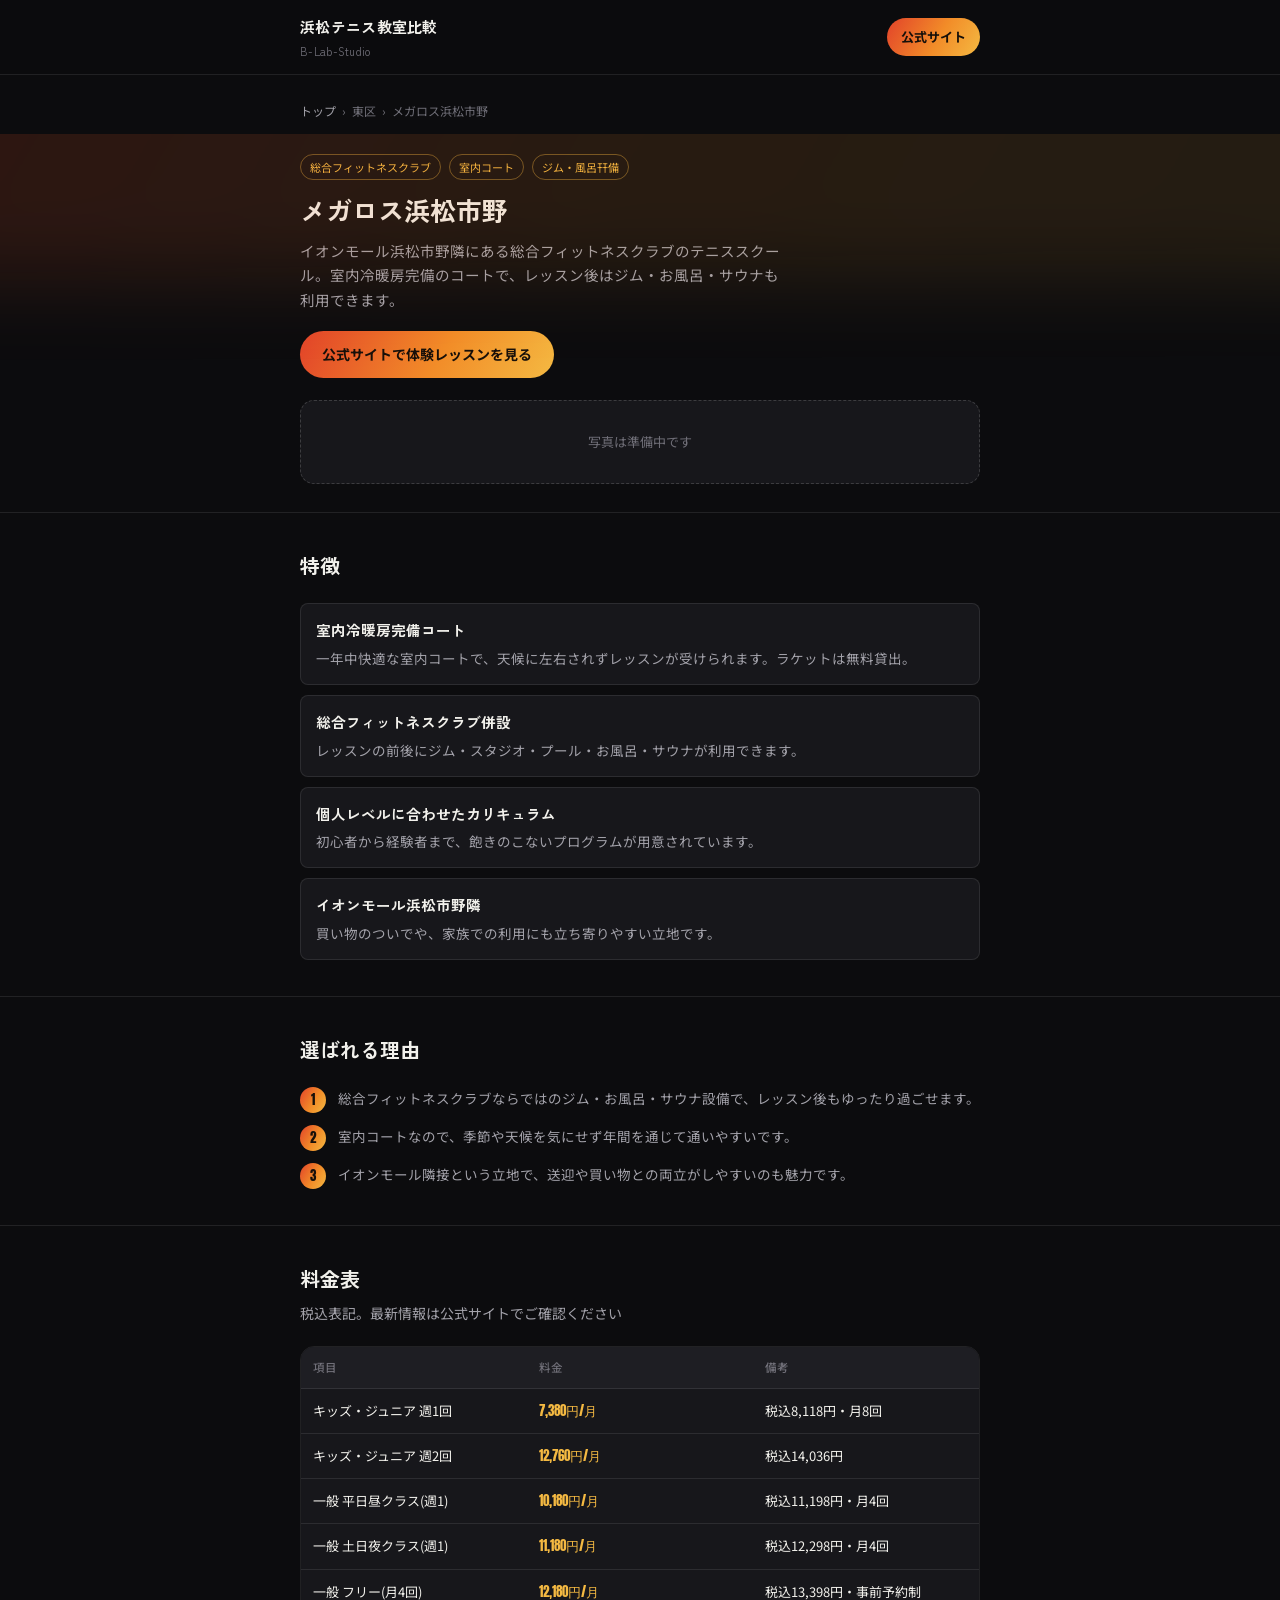
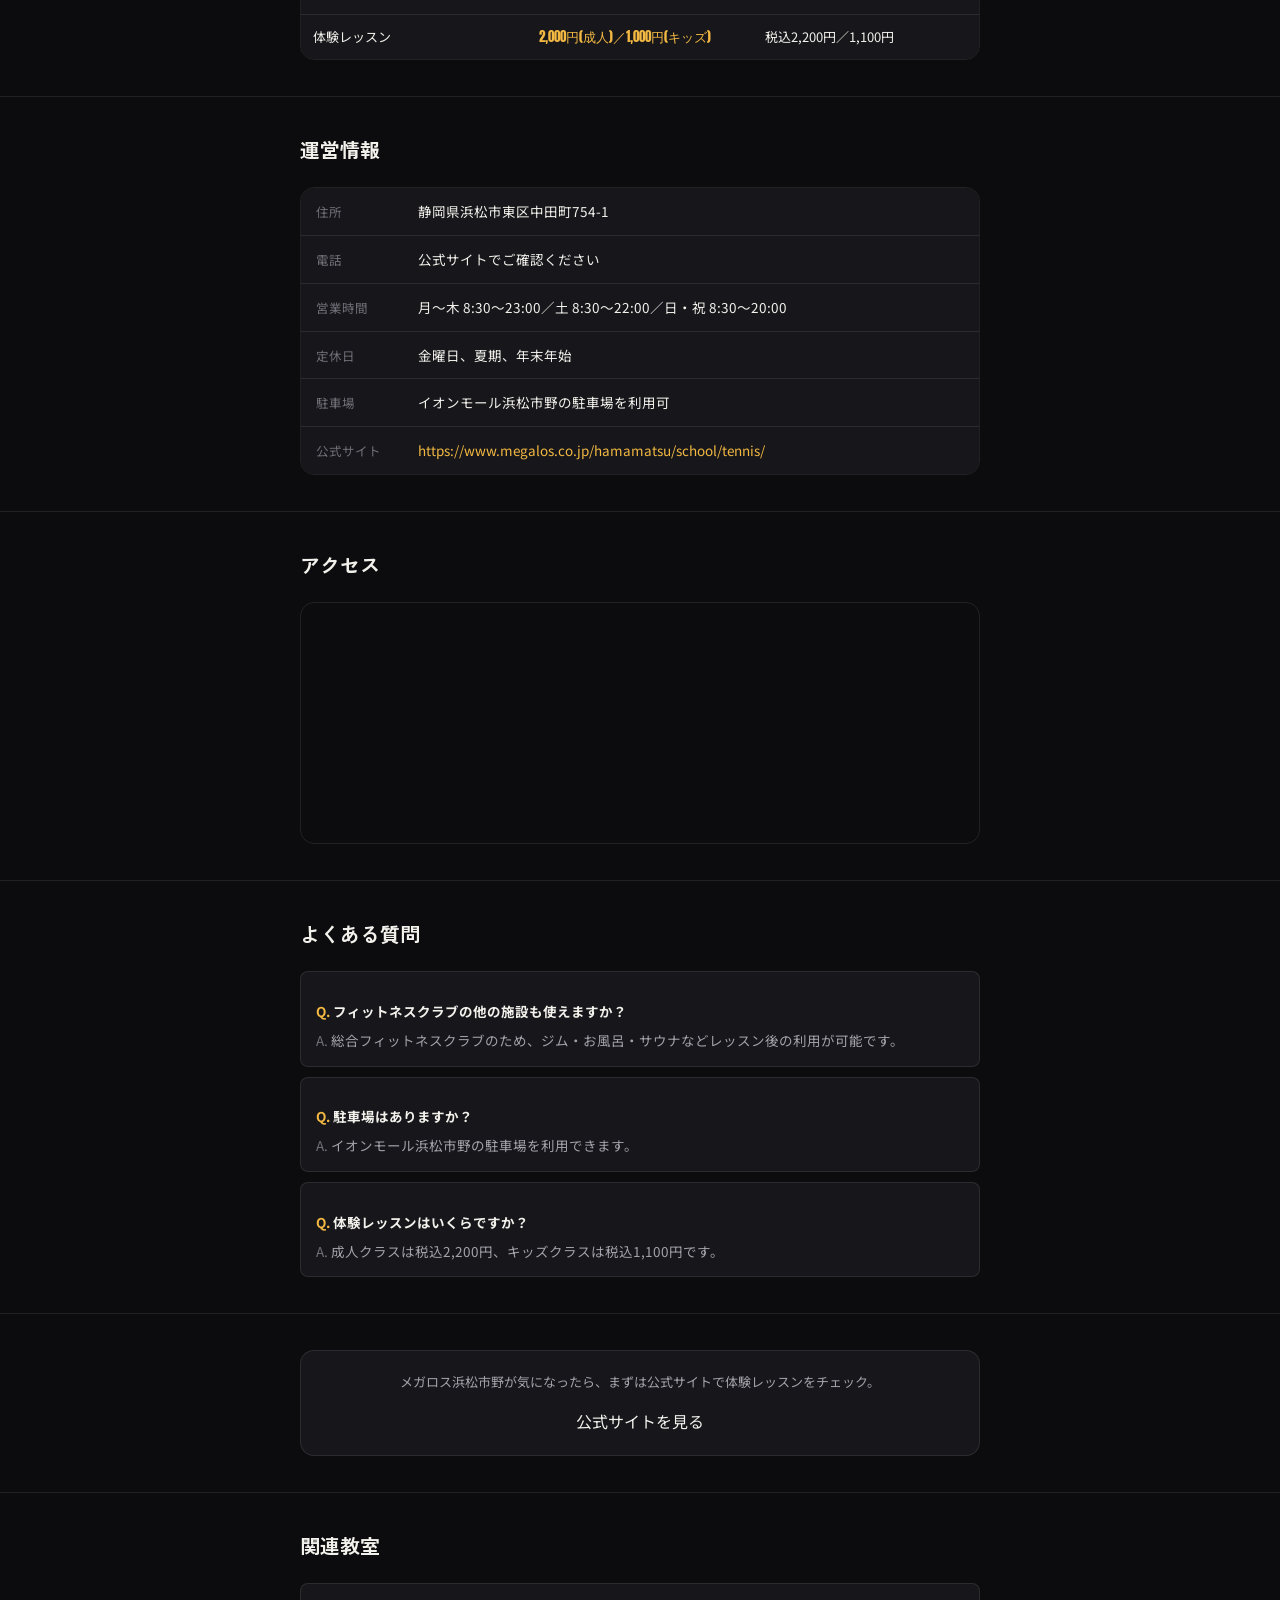
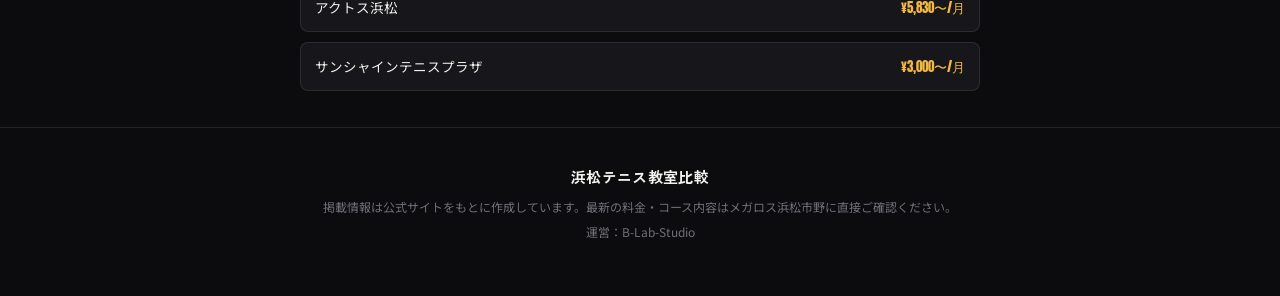
<file: megalos.html>
<!DOCTYPE html>
<html lang="ja">
<head>
<meta charset="UTF-8">
<meta name="viewport" content="width=device-width, initial-scale=1.0">
<title>メガロス浜松市野｜月謝・入会金・アクセス｜浜松テニス教室比較</title>
<meta name="description" content="メガロス浜松市野(東区)の月謝・入会金・特徴・アクセスをまとめました。イオンモール浜松市野隣にある総合フィットネスクラブのテニススクール。室内冷暖房完">
<link rel="preconnect" href="https://fonts.googleapis.com">
<link href="https://fonts.googleapis.com/css2?family=Anton&family=Noto+Sans+JP:wght@400;500;700&family=Zen+Kaku+Gothic+New:wght@500;700&display=swap" rel="stylesheet">
<link rel="stylesheet" href="style.css">
</head>
<body>

<header class="site-header">
  <div class="wrap">
    <a href="index.html" class="brand">浜松テニス教室比較<span>B-Lab-Studio</span></a>
    <a href="https://www.megalos.co.jp/hamamatsu/school/tennis/" class="header-cta">公式サイト</a>
  </div>
</header>

<div class="wrap">
  <p class="breadcrumb"><a href="index.html">トップ</a><span class="sep">›</span>東区<span class="sep">›</span>メガロス浜松市野</p>
</div>

<section class="detail-hero">
  <div class="wrap">
    <div class="tag-row"><span class="tag">総合フィットネスクラブ</span><span class="tag">室内コート</span><span class="tag">ジム・風呂幵備</span></div>
    <h1>メガロス浜松市野</h1>
    <p class="lead">イオンモール浜松市野隣にある総合フィットネスクラブのテニススクール。室内冷暖房完備のコートで、レッスン後はジム・お風呂・サウナも利用できます。</p>
    <a class="hero-cta" href="https://www.megalos.co.jp/hamamatsu/school/tennis/">公式サイトで体験レッスンを見る</a>
    <div class="gallery-placeholder">写真は準備中です</div>
  </div>
</section>

<section class="section">
  <div class="wrap">
    <div class="section-head">
      <h2>特徴</h2>
    </div>
    <div class="feature-grid"><div class="feature-item"><strong>室内冷暖房完備コート</strong>一年中快適な室内コートで、天候に左右されずレッスンが受けられます。ラケットは無料貸出。</div><div class="feature-item"><strong>総合フィットネスクラブ併設</strong>レッスンの前後にジム・スタジオ・プール・お風呂・サウナが利用できます。</div><div class="feature-item"><strong>個人レベルに合わせたカリキュラム</strong>初心者から経験者まで、飽きのこないプログラムが用意されています。</div><div class="feature-item"><strong>イオンモール浜松市野隣</strong>買い物のついでや、家族での利用にも立ち寄りやすい立地です。</div></div>
  </div>
</section>

<section class="section">
  <div class="wrap">
    <div class="section-head">
      <h2>選ばれる理由</h2>
    </div>
    <div class="reason-list"><div class="reason-item"><span class="reason-mark">1</span><p>総合フィットネスクラブならではのジム・お風呂・サウナ設備で、レッスン後もゆったり過ごせます。</p></div><div class="reason-item"><span class="reason-mark">2</span><p>室内コートなので、季節や天候を気にせず年間を通じて通いやすいです。</p></div><div class="reason-item"><span class="reason-mark">3</span><p>イオンモール隣接という立地で、送迎や買い物との両立がしやすいのも魅力です。</p></div></div>
  </div>
</section>

<section class="section">
  <div class="wrap">
    <div class="section-head">
      <h2>料金表</h2>
      <p>税込表記。最新情報は公式サイトでご確認ください</p>
    </div>
    <div class="price-table-wrap">
      <table class="price-table">
        <thead><tr><th>項目</th><th>料金</th><th>備考</th></tr></thead>
        <tbody><tr><td>キッズ・ジュニア 週1回</td><td class="price-cell">7,380円/月</td><td>税込8,118円・月8回</td></tr><tr><td>キッズ・ジュニア 週2回</td><td class="price-cell">12,760円/月</td><td>税込14,036円</td></tr><tr><td>一般 平日昼クラス(週1)</td><td class="price-cell">10,180円/月</td><td>税込11,198円・月4回</td></tr><tr><td>一般 土日夜クラス(週1)</td><td class="price-cell">11,180円/月</td><td>税込12,298円・月4回</td></tr><tr><td>一般 フリー(月4回)</td><td class="price-cell">12,180円/月</td><td>税込13,398円・事前予約制</td></tr><tr><td>体験レッスン</td><td class="price-cell">2,000円(成人)／1,000円(キッズ)</td><td>税込2,200円／1,100円</td></tr></tbody>
      </table>
    </div>
  </div>
</section>

<section class="section">
  <div class="wrap">
    <div class="section-head">
      <h2>運営情報</h2>
    </div>
    <div class="info-list">
      <div class="info-row"><span class="k">住所</span><span class="v">静岡県浜松市東区中田町754-1</span></div>
      <div class="info-row"><span class="k">電話</span><span class="v">公式サイトでご確認ください</span></div>
      <div class="info-row"><span class="k">営業時間</span><span class="v">月〜木 8:30〜23:00／土 8:30〜22:00／日・祝 8:30〜20:00</span></div>
      <div class="info-row"><span class="k">定休日</span><span class="v">金曜日、夏期、年末年始</span></div>
      <div class="info-row"><span class="k">駐車場</span><span class="v">イオンモール浜松市野の駐車場を利用可</span></div>
      <div class="info-row"><span class="k">公式サイト</span><span class="v"><a href="https://www.megalos.co.jp/hamamatsu/school/tennis/">https://www.megalos.co.jp/hamamatsu/school/tennis/</a></span></div>
    </div>
  </div>
</section>

<section class="section">
  <div class="wrap">
    <div class="section-head">
      <h2>アクセス</h2>
    </div>
    <div class="map-embed">
      <iframe src="https://www.google.com/maps?q=%E9%9D%99%E5%B2%A1%E7%9C%8C%E6%B5%9C%E6%9D%BE%E5%B8%82%E6%9D%B1%E5%8C%BA%E4%B8%AD%E7%94%B0%E7%94%BA754-1&output=embed" loading="lazy" referrerpolicy="no-referrer-when-downgrade"></iframe>
    </div>
  </div>
</section>

<section class="section">
  <div class="wrap">
    <div class="section-head">
      <h2>よくある質問</h2>
    </div>
    <div class="faq-list"><div class="faq-item"><p class="q">フィットネスクラブの他の施設も使えますか？</p><p class="a">総合フィットネスクラブのため、ジム・お風呂・サウナなどレッスン後の利用が可能です。</p></div><div class="faq-item"><p class="q">駐車場はありますか？</p><p class="a">イオンモール浜松市野の駐車場を利用できます。</p></div><div class="faq-item"><p class="q">体験レッスンはいくらですか？</p><p class="a">成人クラスは税込2,200円、キッズクラスは税込1,100円です。</p></div></div>
  </div>
</section>

<section class="section">
  <div class="wrap">
    <div class="sidebar-cta">
      <p>メガロス浜松市野が気になったら、まずは公式サイトで体験レッスンをチェック。</p>
      <a class="hero-cta" href="https://www.megalos.co.jp/hamamatsu/school/tennis/">公式サイトを見る</a>
    </div>
  </div>
</section>

<section class="section">
  <div class="wrap">
    <div class="section-head">
      <h2>関連教室</h2>
    </div>
    <div class="related-list"><a class="related-item" href="axtos.html"><span>アクトス浜松</span><span class="price">¥5,830〜/月</span></a><a class="related-item" href="sunshine.html"><span>サンシャインテニスプラザ</span><span class="price">¥3,000〜/月</span></a></div>
  </div>
</section>

<footer class="site-footer">
  <div class="wrap">
    <div class="brand">浜松テニス教室比較</div>
    <p>掲載情報は公式サイトをもとに作成しています。最新の料金・コース内容はメガロス浜松市野に直接ご確認ください。</p>
    <p>運営：B-Lab-Studio</p>
  </div>
</footer>

</body>
</html>
</file>
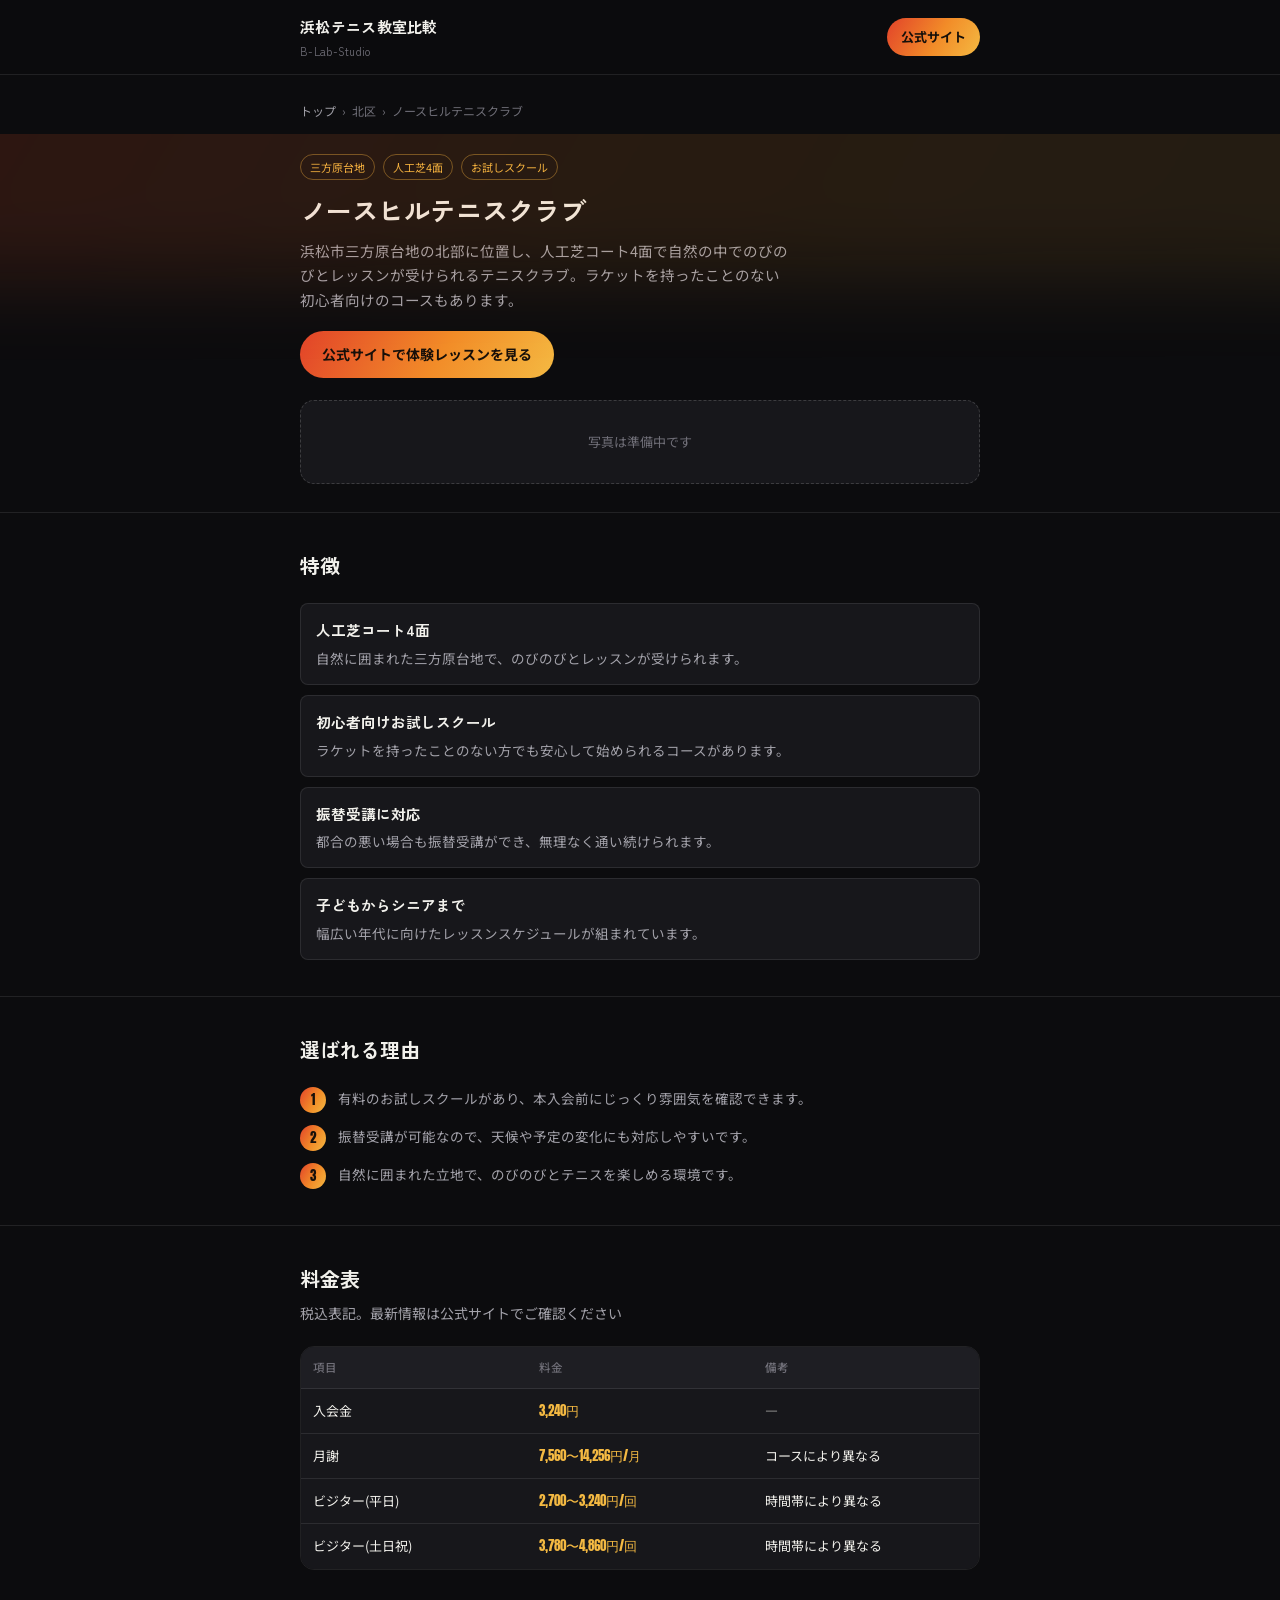
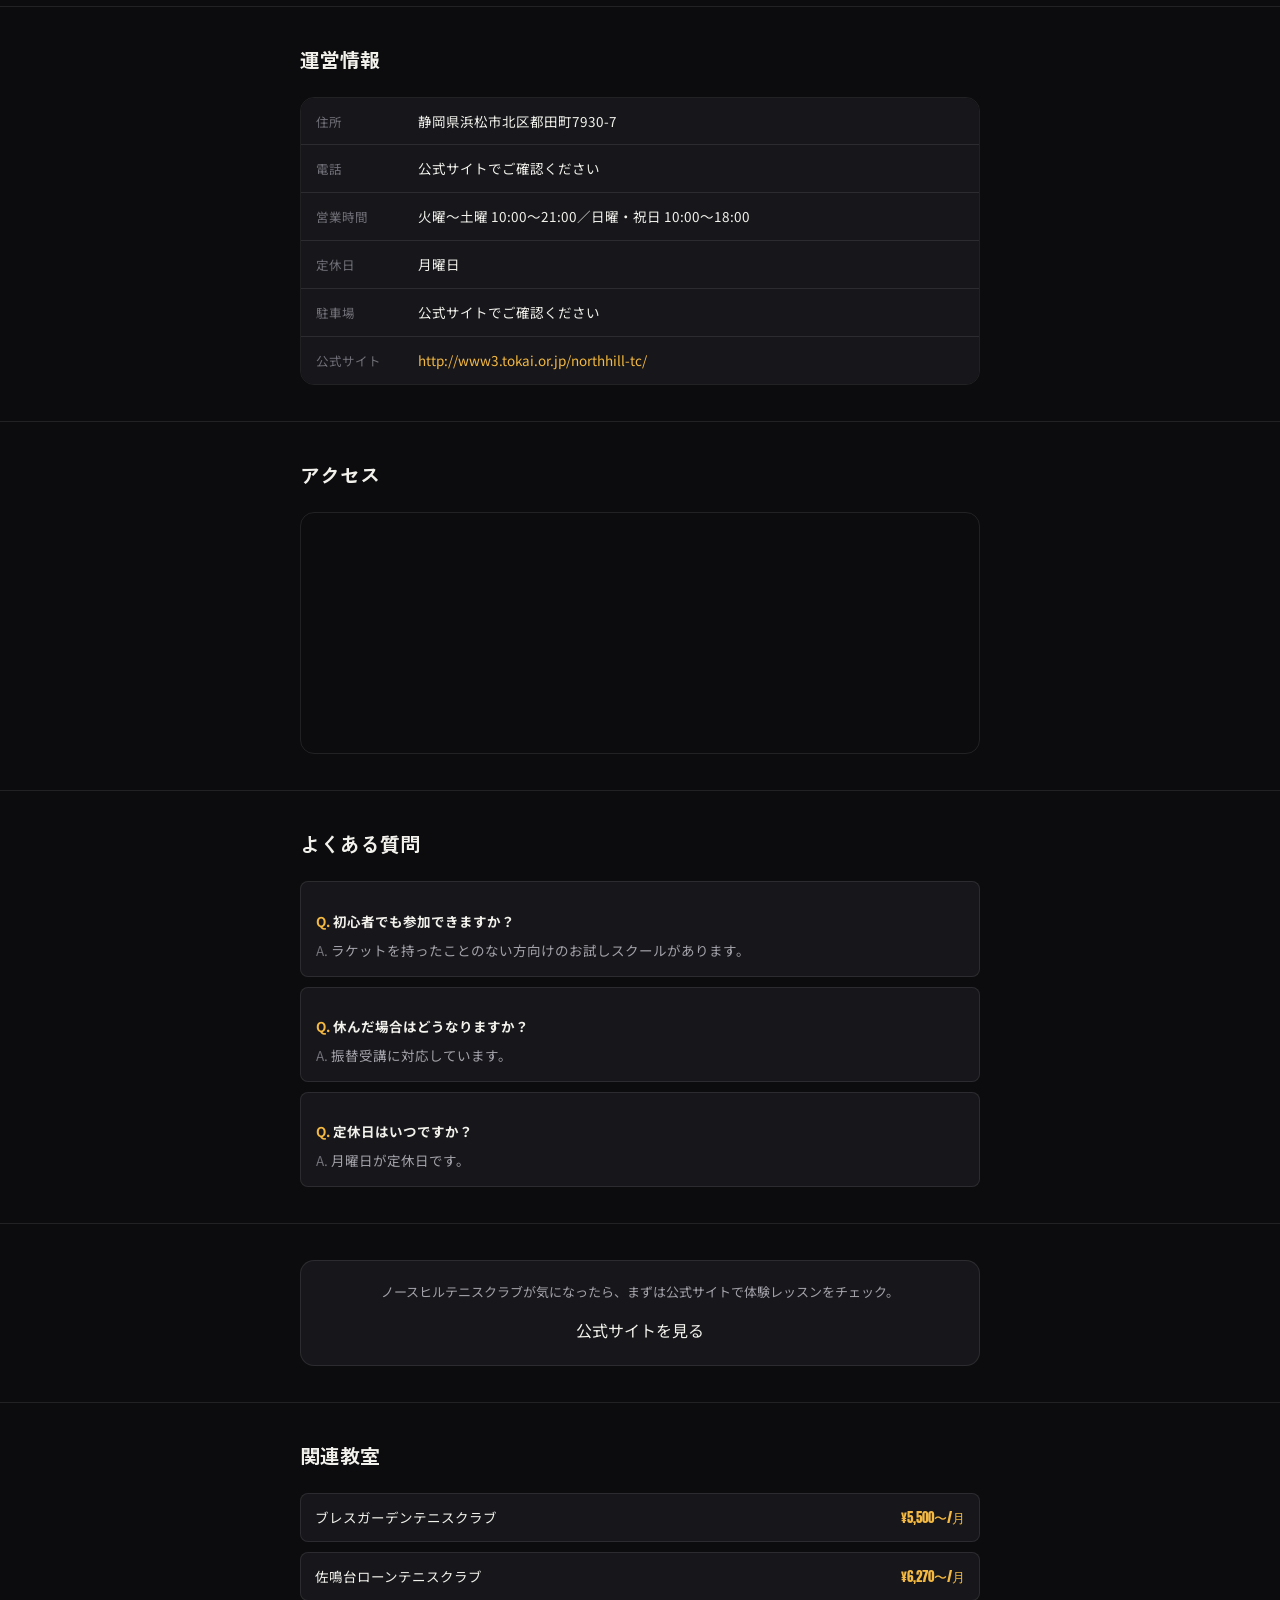
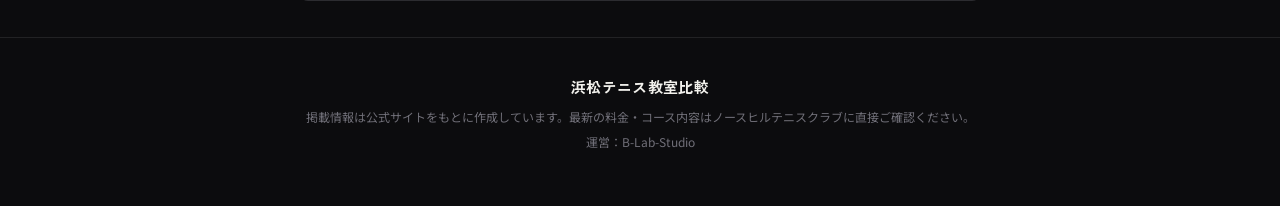
<file: northhill.html>
<!DOCTYPE html>
<html lang="ja">
<head>
<meta charset="UTF-8">
<meta name="viewport" content="width=device-width, initial-scale=1.0">
<title>ノースヒルテニスクラブ｜月謝・入会金・アクセス｜浜松テニス教室比較</title>
<meta name="description" content="ノースヒルテニスクラブ(北区)の月謝・入会金・特徴・アクセスをまとめました。浜松市三方原台地の北部に位置し、人工芝コート4面で自然の中でのびのびとレッスンが">
<link rel="preconnect" href="https://fonts.googleapis.com">
<link href="https://fonts.googleapis.com/css2?family=Anton&family=Noto+Sans+JP:wght@400;500;700&family=Zen+Kaku+Gothic+New:wght@500;700&display=swap" rel="stylesheet">
<link rel="stylesheet" href="style.css">
</head>
<body>

<header class="site-header">
  <div class="wrap">
    <a href="index.html" class="brand">浜松テニス教室比較<span>B-Lab-Studio</span></a>
    <a href="http://www3.tokai.or.jp/northhill-tc/" class="header-cta">公式サイト</a>
  </div>
</header>

<div class="wrap">
  <p class="breadcrumb"><a href="index.html">トップ</a><span class="sep">›</span>北区<span class="sep">›</span>ノースヒルテニスクラブ</p>
</div>

<section class="detail-hero">
  <div class="wrap">
    <div class="tag-row"><span class="tag">三方原台地</span><span class="tag">人工芝4面</span><span class="tag">お試しスクール</span></div>
    <h1>ノースヒルテニスクラブ</h1>
    <p class="lead">浜松市三方原台地の北部に位置し、人工芝コート4面で自然の中でのびのびとレッスンが受けられるテニスクラブ。ラケットを持ったことのない初心者向けのコースもあります。</p>
    <a class="hero-cta" href="http://www3.tokai.or.jp/northhill-tc/">公式サイトで体験レッスンを見る</a>
    <div class="gallery-placeholder">写真は準備中です</div>
  </div>
</section>

<section class="section">
  <div class="wrap">
    <div class="section-head">
      <h2>特徴</h2>
    </div>
    <div class="feature-grid"><div class="feature-item"><strong>人工芝コート4面</strong>自然に囲まれた三方原台地で、のびのびとレッスンが受けられます。</div><div class="feature-item"><strong>初心者向けお試しスクール</strong>ラケットを持ったことのない方でも安心して始められるコースがあります。</div><div class="feature-item"><strong>振替受講に対応</strong>都合の悪い場合も振替受講ができ、無理なく通い続けられます。</div><div class="feature-item"><strong>子どもからシニアまで</strong>幅広い年代に向けたレッスンスケジュールが組まれています。</div></div>
  </div>
</section>

<section class="section">
  <div class="wrap">
    <div class="section-head">
      <h2>選ばれる理由</h2>
    </div>
    <div class="reason-list"><div class="reason-item"><span class="reason-mark">1</span><p>有料のお試しスクールがあり、本入会前にじっくり雰囲気を確認できます。</p></div><div class="reason-item"><span class="reason-mark">2</span><p>振替受講が可能なので、天候や予定の変化にも対応しやすいです。</p></div><div class="reason-item"><span class="reason-mark">3</span><p>自然に囲まれた立地で、のびのびとテニスを楽しめる環境です。</p></div></div>
  </div>
</section>

<section class="section">
  <div class="wrap">
    <div class="section-head">
      <h2>料金表</h2>
      <p>税込表記。最新情報は公式サイトでご確認ください</p>
    </div>
    <div class="price-table-wrap">
      <table class="price-table">
        <thead><tr><th>項目</th><th>料金</th><th>備考</th></tr></thead>
        <tbody><tr><td>入会金</td><td class="price-cell">3,240円</td><td>―</td></tr><tr><td>月謝</td><td class="price-cell">7,560〜14,256円/月</td><td>コースにより異なる</td></tr><tr><td>ビジター(平日)</td><td class="price-cell">2,700〜3,240円/回</td><td>時間帯により異なる</td></tr><tr><td>ビジター(土日祝)</td><td class="price-cell">3,780〜4,860円/回</td><td>時間帯により異なる</td></tr></tbody>
      </table>
    </div>
  </div>
</section>

<section class="section">
  <div class="wrap">
    <div class="section-head">
      <h2>運営情報</h2>
    </div>
    <div class="info-list">
      <div class="info-row"><span class="k">住所</span><span class="v">静岡県浜松市北区都田町7930-7</span></div>
      <div class="info-row"><span class="k">電話</span><span class="v">公式サイトでご確認ください</span></div>
      <div class="info-row"><span class="k">営業時間</span><span class="v">火曜〜土曜 10:00〜21:00／日曜・祝日 10:00〜18:00</span></div>
      <div class="info-row"><span class="k">定休日</span><span class="v">月曜日</span></div>
      <div class="info-row"><span class="k">駐車場</span><span class="v">公式サイトでご確認ください</span></div>
      <div class="info-row"><span class="k">公式サイト</span><span class="v"><a href="http://www3.tokai.or.jp/northhill-tc/">http://www3.tokai.or.jp/northhill-tc/</a></span></div>
    </div>
  </div>
</section>

<section class="section">
  <div class="wrap">
    <div class="section-head">
      <h2>アクセス</h2>
    </div>
    <div class="map-embed">
      <iframe src="https://www.google.com/maps?q=%E9%9D%99%E5%B2%A1%E7%9C%8C%E6%B5%9C%E6%9D%BE%E5%B8%82%E5%8C%97%E5%8C%BA%E9%83%BD%E7%94%B0%E7%94%BA7930-7&output=embed" loading="lazy" referrerpolicy="no-referrer-when-downgrade"></iframe>
    </div>
  </div>
</section>

<section class="section">
  <div class="wrap">
    <div class="section-head">
      <h2>よくある質問</h2>
    </div>
    <div class="faq-list"><div class="faq-item"><p class="q">初心者でも参加できますか？</p><p class="a">ラケットを持ったことのない方向けのお試しスクールがあります。</p></div><div class="faq-item"><p class="q">休んだ場合はどうなりますか？</p><p class="a">振替受講に対応しています。</p></div><div class="faq-item"><p class="q">定休日はいつですか？</p><p class="a">月曜日が定休日です。</p></div></div>
  </div>
</section>

<section class="section">
  <div class="wrap">
    <div class="sidebar-cta">
      <p>ノースヒルテニスクラブが気になったら、まずは公式サイトで体験レッスンをチェック。</p>
      <a class="hero-cta" href="http://www3.tokai.or.jp/northhill-tc/">公式サイトを見る</a>
    </div>
  </div>
</section>

<section class="section">
  <div class="wrap">
    <div class="section-head">
      <h2>関連教室</h2>
    </div>
    <div class="related-list"><a class="related-item" href="breathgarden.html"><span>ブレスガーデンテニスクラブ</span><span class="price">¥5,500〜/月</span></a><a class="related-item" href="sanarudai.html"><span>佐鳴台ローンテニスクラブ</span><span class="price">¥6,270〜/月</span></a></div>
  </div>
</section>

<footer class="site-footer">
  <div class="wrap">
    <div class="brand">浜松テニス教室比較</div>
    <p>掲載情報は公式サイトをもとに作成しています。最新の料金・コース内容はノースヒルテニスクラブに直接ご確認ください。</p>
    <p>運営：B-Lab-Studio</p>
  </div>
</footer>

</body>
</html>
</file>
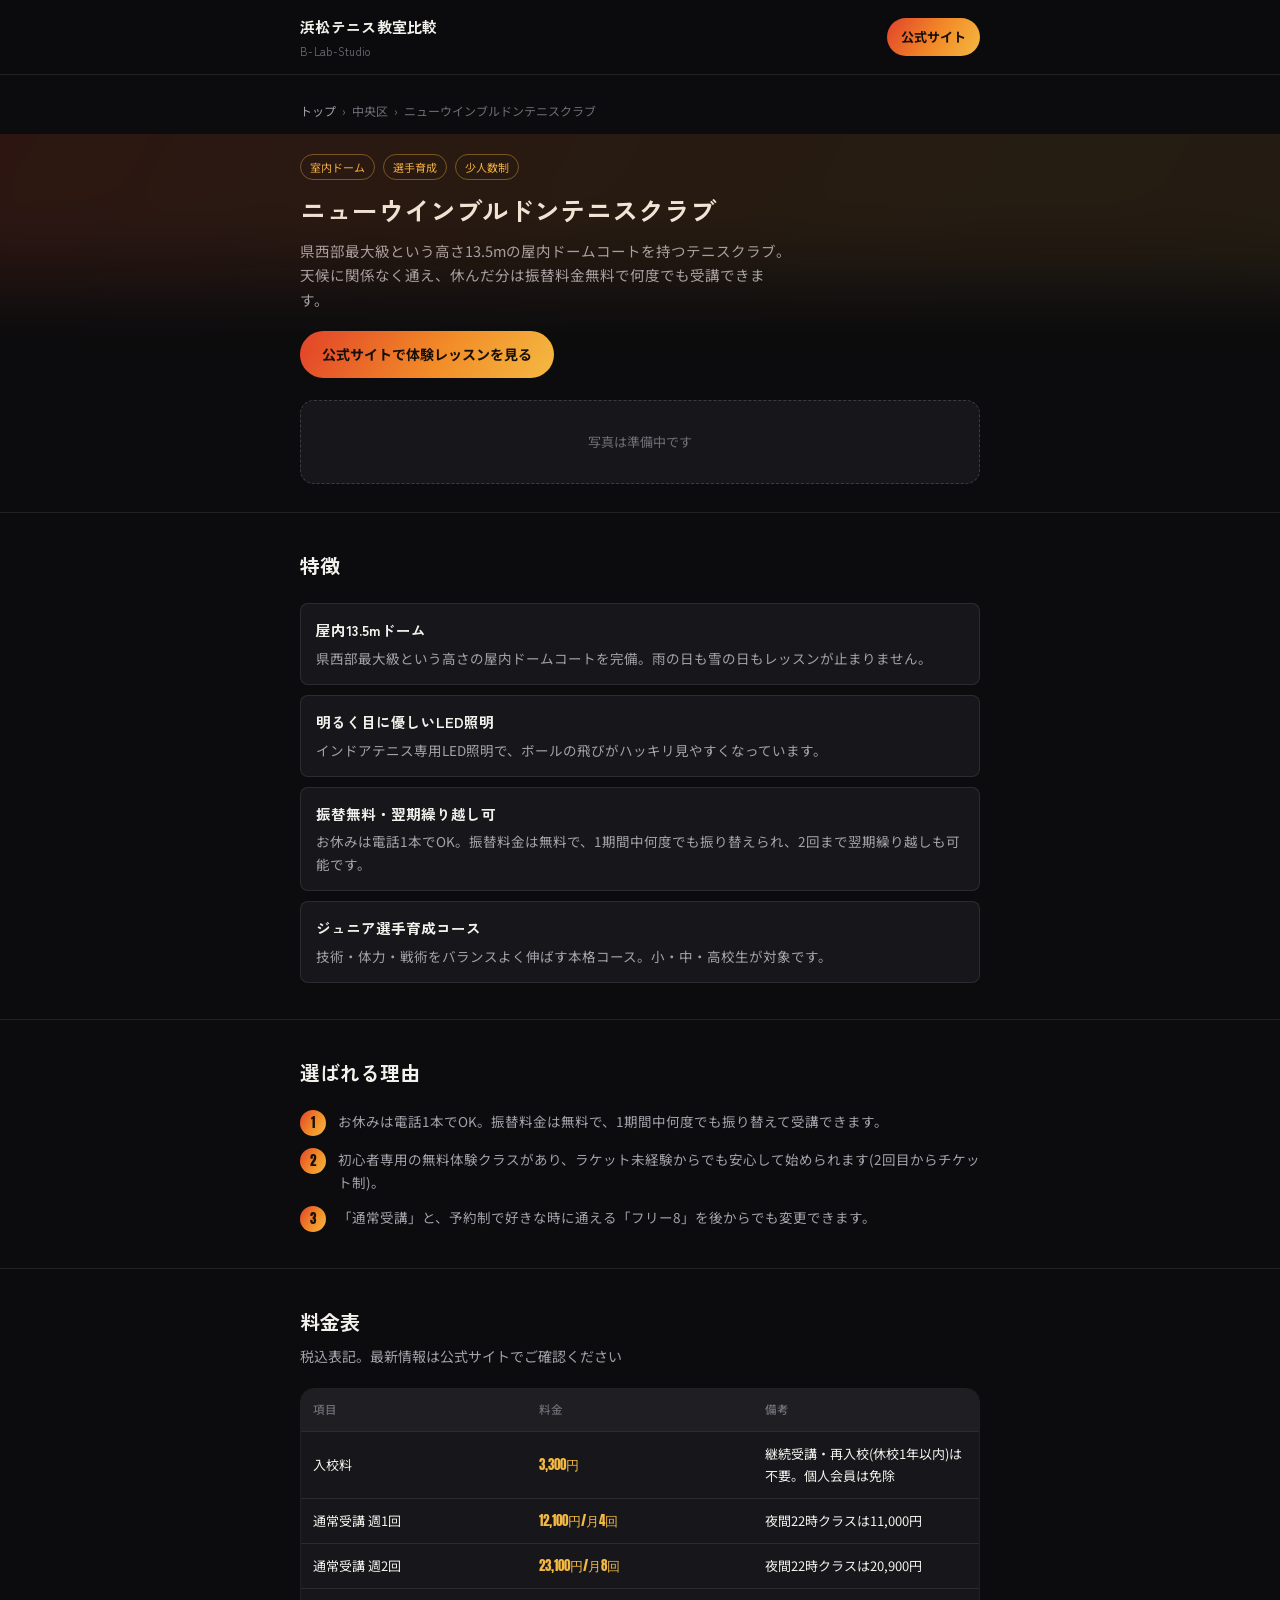
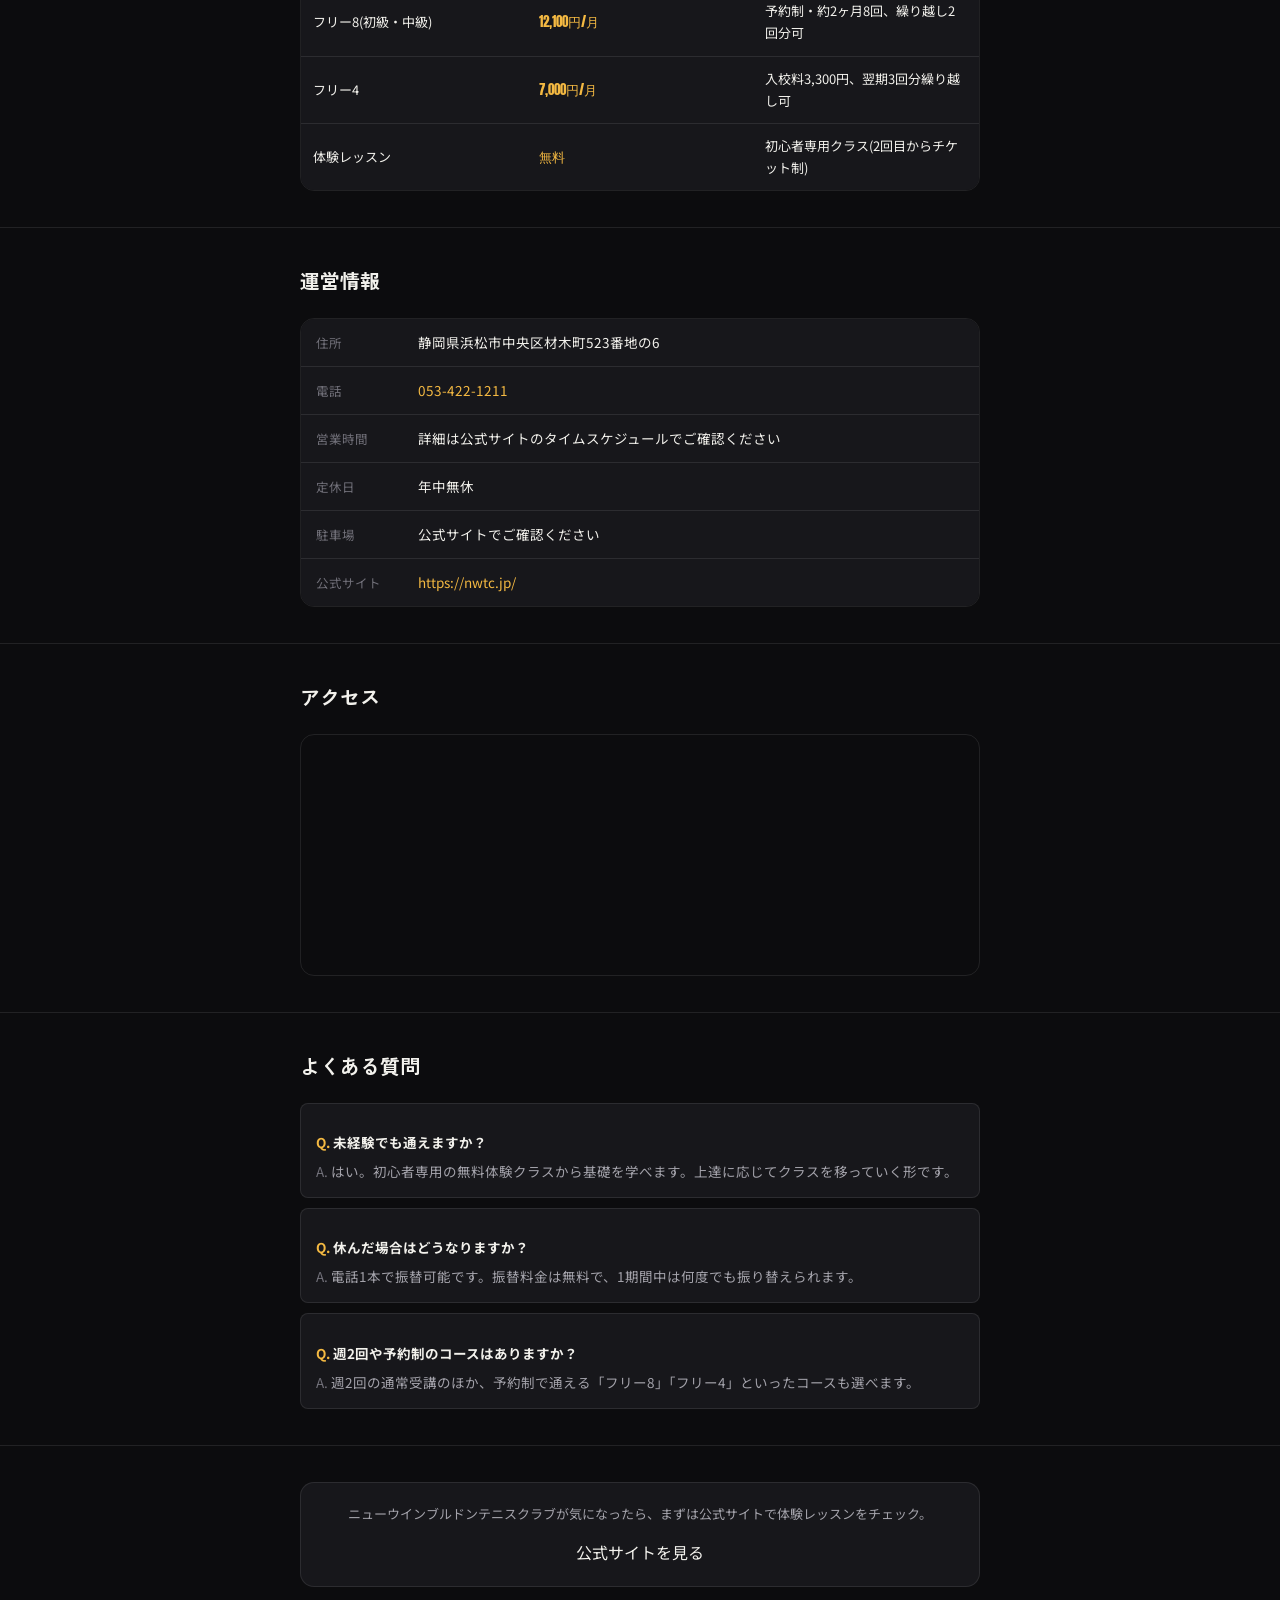
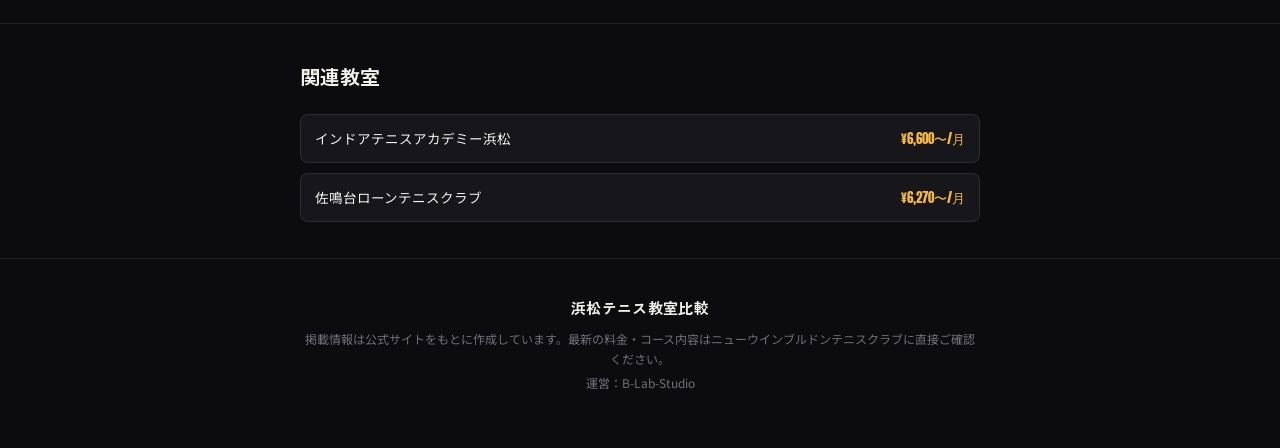
<file: nwtc.html>
<!DOCTYPE html>
<html lang="ja">
<head>
<meta charset="UTF-8">
<meta name="viewport" content="width=device-width, initial-scale=1.0">
<title>ニューウインブルドンテニスクラブ｜月謝・入会金・アクセス｜浜松テニス教室比較</title>
<meta name="description" content="ニューウインブルドンテニスクラブ(中央区)の月謝・入会金・特徴・アクセスをまとめました。県西部最大級という高さ13.5mの屋内ドームコートを持つテニスクラブ。天候に関係">
<link rel="preconnect" href="https://fonts.googleapis.com">
<link href="https://fonts.googleapis.com/css2?family=Anton&family=Noto+Sans+JP:wght@400;500;700&family=Zen+Kaku+Gothic+New:wght@500;700&display=swap" rel="stylesheet">
<link rel="stylesheet" href="style.css">
</head>
<body>

<header class="site-header">
  <div class="wrap">
    <a href="index.html" class="brand">浜松テニス教室比較<span>B-Lab-Studio</span></a>
    <a href="https://nwtc.jp/" class="header-cta">公式サイト</a>
  </div>
</header>

<div class="wrap">
  <p class="breadcrumb"><a href="index.html">トップ</a><span class="sep">›</span>中央区<span class="sep">›</span>ニューウインブルドンテニスクラブ</p>
</div>

<section class="detail-hero">
  <div class="wrap">
    <div class="tag-row"><span class="tag">室内ドーム</span><span class="tag">選手育成</span><span class="tag">少人数制</span></div>
    <h1>ニューウインブルドンテニスクラブ</h1>
    <p class="lead">県西部最大級という高さ13.5mの屋内ドームコートを持つテニスクラブ。天候に関係なく通え、休んだ分は振替料金無料で何度でも受講できます。</p>
    <a class="hero-cta" href="https://nwtc.jp/">公式サイトで体験レッスンを見る</a>
    <div class="gallery-placeholder">写真は準備中です</div>
  </div>
</section>

<section class="section">
  <div class="wrap">
    <div class="section-head">
      <h2>特徴</h2>
    </div>
    <div class="feature-grid"><div class="feature-item"><strong>屋内13.5mドーム</strong>県西部最大級という高さの屋内ドームコートを完備。雨の日も雪の日もレッスンが止まりません。</div><div class="feature-item"><strong>明るく目に優しいLED照明</strong>インドアテニス専用LED照明で、ボールの飛びがハッキリ見やすくなっています。</div><div class="feature-item"><strong>振替無料・翌期繰り越し可</strong>お休みは電話1本でOK。振替料金は無料で、1期間中何度でも振り替えられ、2回まで翌期繰り越しも可能です。</div><div class="feature-item"><strong>ジュニア選手育成コース</strong>技術・体力・戦術をバランスよく伸ばす本格コース。小・中・高校生が対象です。</div></div>
  </div>
</section>

<section class="section">
  <div class="wrap">
    <div class="section-head">
      <h2>選ばれる理由</h2>
    </div>
    <div class="reason-list"><div class="reason-item"><span class="reason-mark">1</span><p>お休みは電話1本でOK。振替料金は無料で、1期間中何度でも振り替えて受講できます。</p></div><div class="reason-item"><span class="reason-mark">2</span><p>初心者専用の無料体験クラスがあり、ラケット未経験からでも安心して始められます(2回目からチケット制)。</p></div><div class="reason-item"><span class="reason-mark">3</span><p>「通常受講」と、予約制で好きな時に通える「フリー8」を後からでも変更できます。</p></div></div>
  </div>
</section>

<section class="section">
  <div class="wrap">
    <div class="section-head">
      <h2>料金表</h2>
      <p>税込表記。最新情報は公式サイトでご確認ください</p>
    </div>
    <div class="price-table-wrap">
      <table class="price-table">
        <thead><tr><th>項目</th><th>料金</th><th>備考</th></tr></thead>
        <tbody><tr><td>入校料</td><td class="price-cell">3,300円</td><td>継続受講・再入校(休校1年以内)は不要。個人会員は免除</td></tr><tr><td>通常受講 週1回</td><td class="price-cell">12,100円/月4回</td><td>夜間22時クラスは11,000円</td></tr><tr><td>通常受講 週2回</td><td class="price-cell">23,100円/月8回</td><td>夜間22時クラスは20,900円</td></tr><tr><td>フリー8(初級・中級)</td><td class="price-cell">12,100円/月</td><td>予約制・約2ヶ月8回、繰り越し2回分可</td></tr><tr><td>フリー4</td><td class="price-cell">7,000円/月</td><td>入校料3,300円、翌期3回分繰り越し可</td></tr><tr><td>体験レッスン</td><td class="price-cell">無料</td><td>初心者専用クラス(2回目からチケット制)</td></tr></tbody>
      </table>
    </div>
  </div>
</section>

<section class="section">
  <div class="wrap">
    <div class="section-head">
      <h2>運営情報</h2>
    </div>
    <div class="info-list">
      <div class="info-row"><span class="k">住所</span><span class="v">静岡県浜松市中央区材木町523番地の6</span></div>
      <div class="info-row"><span class="k">電話</span><span class="v"><a href="tel:0534221211">053-422-1211</a></span></div>
      <div class="info-row"><span class="k">営業時間</span><span class="v">詳細は公式サイトのタイムスケジュールでご確認ください</span></div>
      <div class="info-row"><span class="k">定休日</span><span class="v">年中無休</span></div>
      <div class="info-row"><span class="k">駐車場</span><span class="v">公式サイトでご確認ください</span></div>
      <div class="info-row"><span class="k">公式サイト</span><span class="v"><a href="https://nwtc.jp/">https://nwtc.jp/</a></span></div>
    </div>
  </div>
</section>

<section class="section">
  <div class="wrap">
    <div class="section-head">
      <h2>アクセス</h2>
    </div>
    <div class="map-embed">
      <iframe src="https://www.google.com/maps?q=%E9%9D%99%E5%B2%A1%E7%9C%8C%E6%B5%9C%E6%9D%BE%E5%B8%82%E4%B8%AD%E5%A4%AE%E5%8C%BA%E6%9D%90%E6%9C%A8%E7%94%BA523%E7%95%AA%E5%9C%B0%E3%81%AE6&output=embed" loading="lazy" referrerpolicy="no-referrer-when-downgrade"></iframe>
    </div>
  </div>
</section>

<section class="section">
  <div class="wrap">
    <div class="section-head">
      <h2>よくある質問</h2>
    </div>
    <div class="faq-list"><div class="faq-item"><p class="q">未経験でも通えますか？</p><p class="a">はい。初心者専用の無料体験クラスから基礎を学べます。上達に応じてクラスを移っていく形です。</p></div><div class="faq-item"><p class="q">休んだ場合はどうなりますか？</p><p class="a">電話1本で振替可能です。振替料金は無料で、1期間中は何度でも振り替えられます。</p></div><div class="faq-item"><p class="q">週2回や予約制のコースはありますか？</p><p class="a">週2回の通常受講のほか、予約制で通える「フリー8」「フリー4」といったコースも選べます。</p></div></div>
  </div>
</section>

<section class="section">
  <div class="wrap">
    <div class="sidebar-cta">
      <p>ニューウインブルドンテニスクラブが気になったら、まずは公式サイトで体験レッスンをチェック。</p>
      <a class="hero-cta" href="https://nwtc.jp/">公式サイトを見る</a>
    </div>
  </div>
</section>

<section class="section">
  <div class="wrap">
    <div class="section-head">
      <h2>関連教室</h2>
    </div>
    <div class="related-list"><a class="related-item" href="ita.html"><span>インドアテニスアカデミー浜松</span><span class="price">¥6,600〜/月</span></a><a class="related-item" href="sanarudai.html"><span>佐鳴台ローンテニスクラブ</span><span class="price">¥6,270〜/月</span></a></div>
  </div>
</section>

<footer class="site-footer">
  <div class="wrap">
    <div class="brand">浜松テニス教室比較</div>
    <p>掲載情報は公式サイトをもとに作成しています。最新の料金・コース内容はニューウインブルドンテニスクラブに直接ご確認ください。</p>
    <p>運営：B-Lab-Studio</p>
  </div>
</footer>

</body>
</html>
</file>
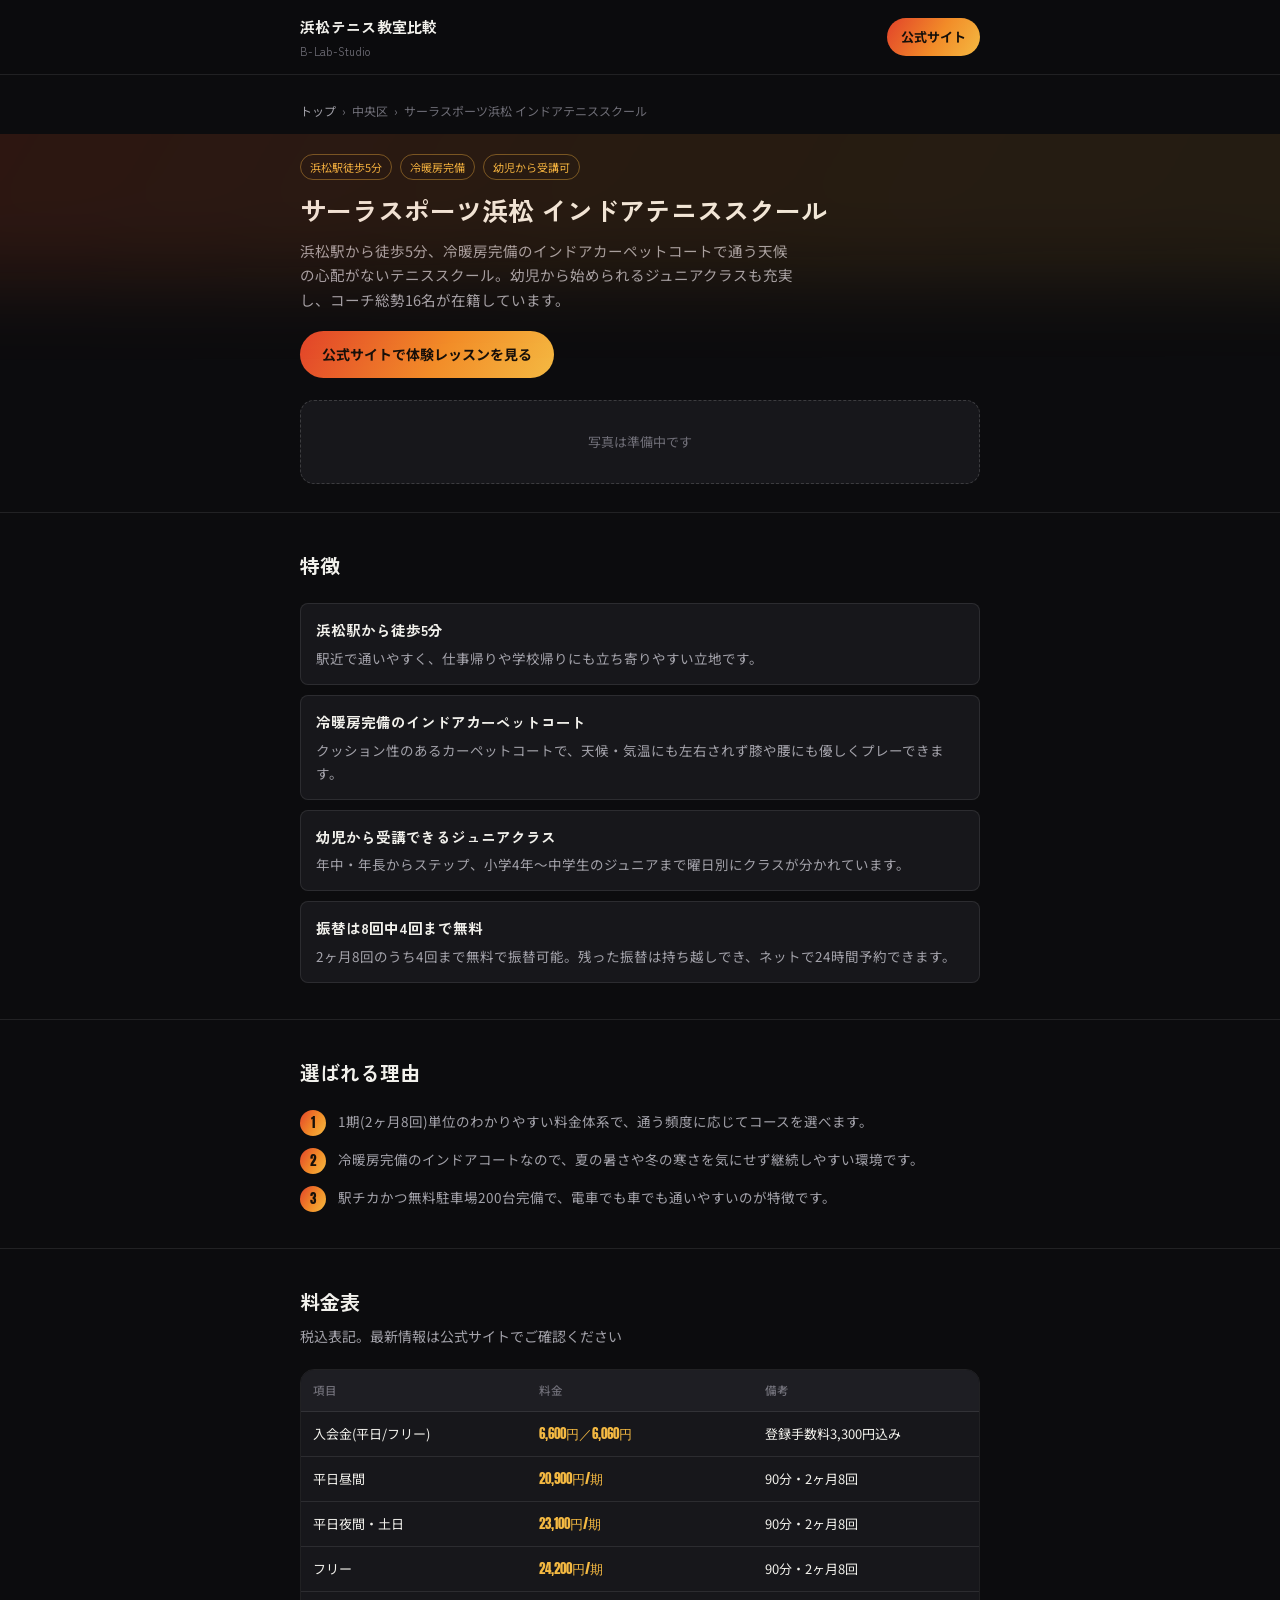
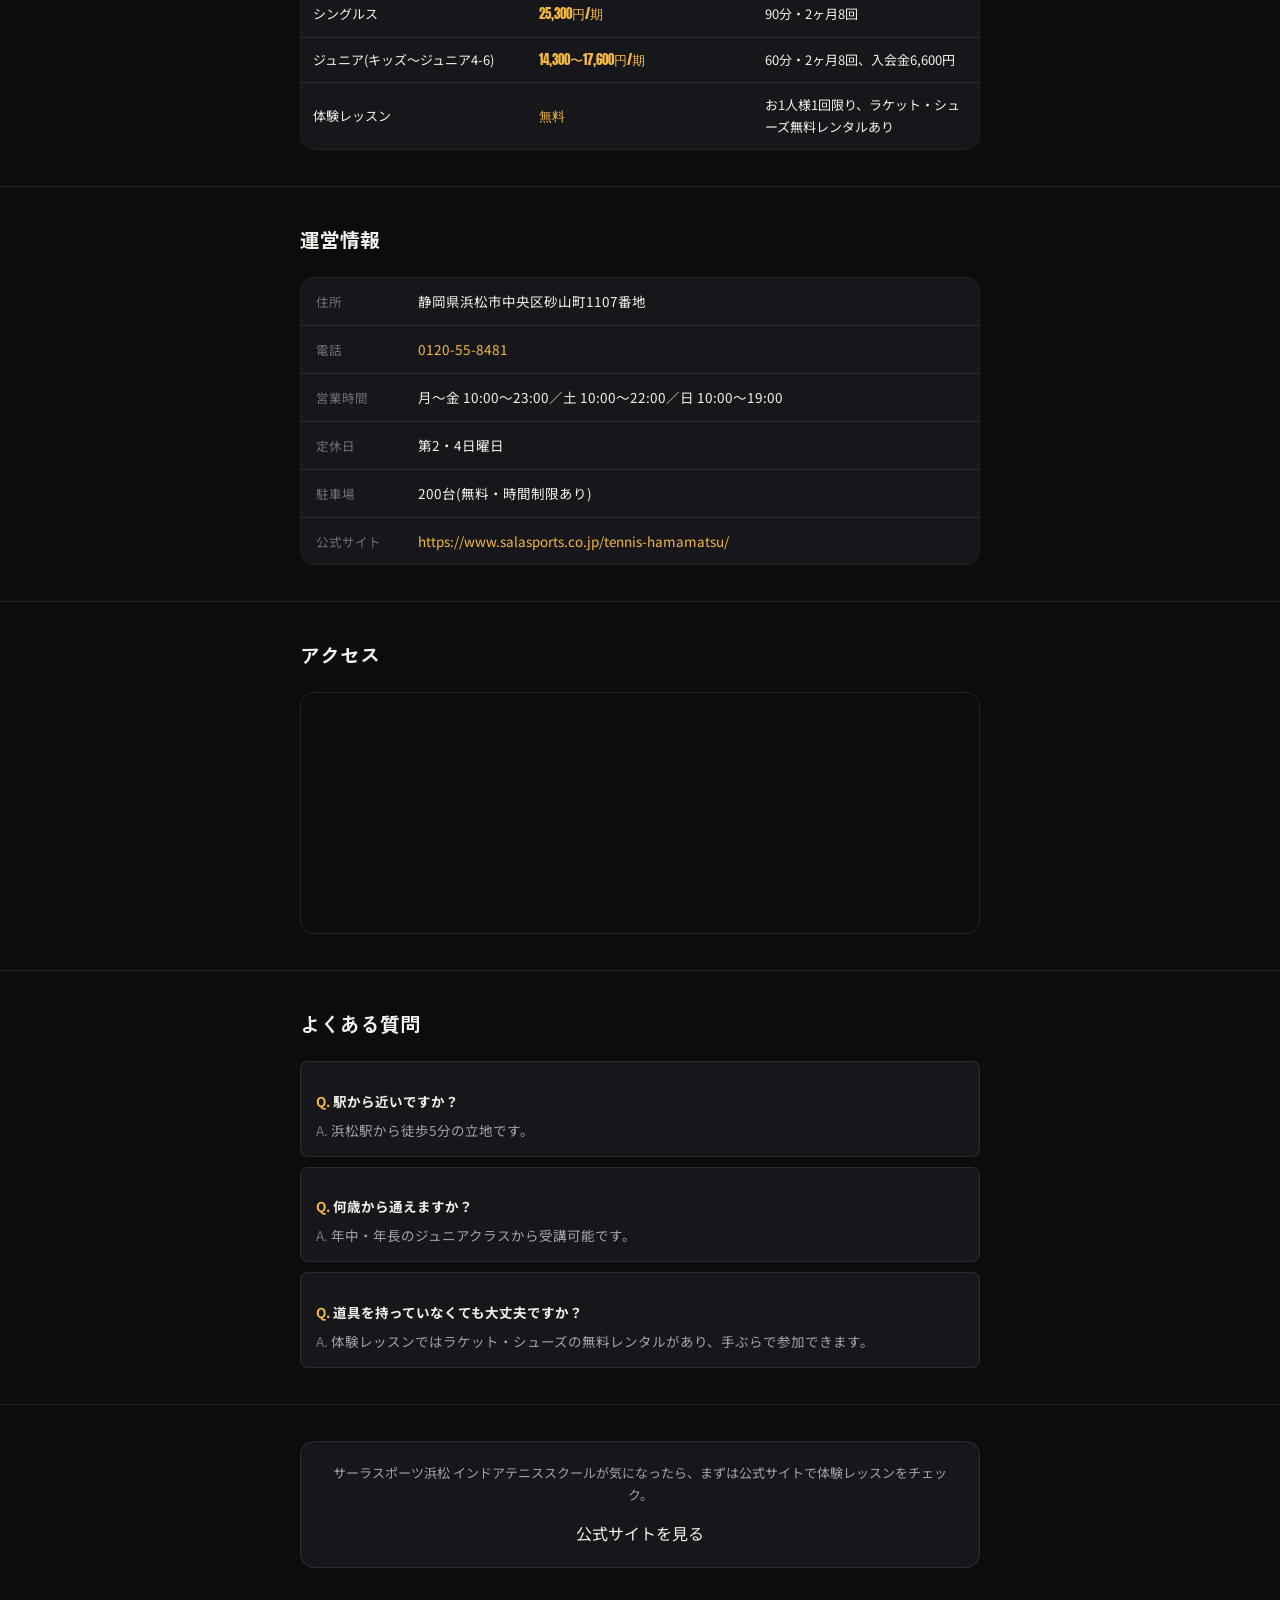
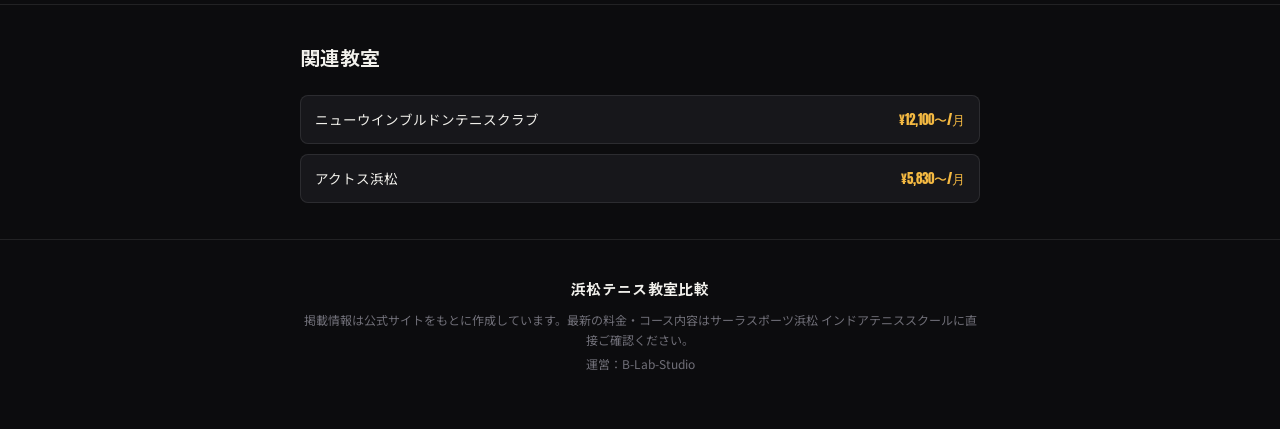
<file: sala.html>
<!DOCTYPE html>
<html lang="ja">
<head>
<meta charset="UTF-8">
<meta name="viewport" content="width=device-width, initial-scale=1.0">
<title>サーラスポーツ浜松 インドアテニススクール｜月謝・入会金・アクセス｜浜松テニス教室比較</title>
<meta name="description" content="サーラスポーツ浜松 インドアテニススクール(中央区)の月謝・入会金・特徴・アクセスをまとめました。浜松駅から徒歩5分、冷暖房完備のインドアカーペットコートで通う天候の心配がないテ">
<link rel="preconnect" href="https://fonts.googleapis.com">
<link href="https://fonts.googleapis.com/css2?family=Anton&family=Noto+Sans+JP:wght@400;500;700&family=Zen+Kaku+Gothic+New:wght@500;700&display=swap" rel="stylesheet">
<link rel="stylesheet" href="style.css">
</head>
<body>

<header class="site-header">
  <div class="wrap">
    <a href="index.html" class="brand">浜松テニス教室比較<span>B-Lab-Studio</span></a>
    <a href="https://www.salasports.co.jp/tennis-hamamatsu/" class="header-cta">公式サイト</a>
  </div>
</header>

<div class="wrap">
  <p class="breadcrumb"><a href="index.html">トップ</a><span class="sep">›</span>中央区<span class="sep">›</span>サーラスポーツ浜松 インドアテニススクール</p>
</div>

<section class="detail-hero">
  <div class="wrap">
    <div class="tag-row"><span class="tag">浜松駅徒歩5分</span><span class="tag">冷暖房完備</span><span class="tag">幼児から受講可</span></div>
    <h1>サーラスポーツ浜松 インドアテニススクール</h1>
    <p class="lead">浜松駅から徒歩5分、冷暖房完備のインドアカーペットコートで通う天候の心配がないテニススクール。幼児から始められるジュニアクラスも充実し、コーチ総勢16名が在籍しています。</p>
    <a class="hero-cta" href="https://www.salasports.co.jp/tennis-hamamatsu/">公式サイトで体験レッスンを見る</a>
    <div class="gallery-placeholder">写真は準備中です</div>
  </div>
</section>

<section class="section">
  <div class="wrap">
    <div class="section-head">
      <h2>特徴</h2>
    </div>
    <div class="feature-grid"><div class="feature-item"><strong>浜松駅から徒歩5分</strong>駅近で通いやすく、仕事帰りや学校帰りにも立ち寄りやすい立地です。</div><div class="feature-item"><strong>冷暖房完備のインドアカーペットコート</strong>クッション性のあるカーペットコートで、天候・気温にも左右されず膝や腰にも優しくプレーできます。</div><div class="feature-item"><strong>幼児から受講できるジュニアクラス</strong>年中・年長からステップ、小学4年〜中学生のジュニアまで曜日別にクラスが分かれています。</div><div class="feature-item"><strong>振替は8回中4回まで無料</strong>2ヶ月8回のうち4回まで無料で振替可能。残った振替は持ち越しでき、ネットで24時間予約できます。</div></div>
  </div>
</section>

<section class="section">
  <div class="wrap">
    <div class="section-head">
      <h2>選ばれる理由</h2>
    </div>
    <div class="reason-list"><div class="reason-item"><span class="reason-mark">1</span><p>1期(2ヶ月8回)単位のわかりやすい料金体系で、通う頻度に応じてコースを選べます。</p></div><div class="reason-item"><span class="reason-mark">2</span><p>冷暖房完備のインドアコートなので、夏の暑さや冬の寒さを気にせず継続しやすい環境です。</p></div><div class="reason-item"><span class="reason-mark">3</span><p>駅チカかつ無料駐車場200台完備で、電車でも車でも通いやすいのが特徴です。</p></div></div>
  </div>
</section>

<section class="section">
  <div class="wrap">
    <div class="section-head">
      <h2>料金表</h2>
      <p>税込表記。最新情報は公式サイトでご確認ください</p>
    </div>
    <div class="price-table-wrap">
      <table class="price-table">
        <thead><tr><th>項目</th><th>料金</th><th>備考</th></tr></thead>
        <tbody><tr><td>入会金(平日/フリー)</td><td class="price-cell">6,600円／6,060円</td><td>登録手数料3,300円込み</td></tr><tr><td>平日昼間</td><td class="price-cell">20,900円/期</td><td>90分・2ヶ月8回</td></tr><tr><td>平日夜間・土日</td><td class="price-cell">23,100円/期</td><td>90分・2ヶ月8回</td></tr><tr><td>フリー</td><td class="price-cell">24,200円/期</td><td>90分・2ヶ月8回</td></tr><tr><td>シングルス</td><td class="price-cell">25,300円/期</td><td>90分・2ヶ月8回</td></tr><tr><td>ジュニア(キッズ〜ジュニア4-6)</td><td class="price-cell">14,300〜17,600円/期</td><td>60分・2ヶ月8回、入会金6,600円</td></tr><tr><td>体験レッスン</td><td class="price-cell">無料</td><td>お1人様1回限り、ラケット・シューズ無料レンタルあり</td></tr></tbody>
      </table>
    </div>
  </div>
</section>

<section class="section">
  <div class="wrap">
    <div class="section-head">
      <h2>運営情報</h2>
    </div>
    <div class="info-list">
      <div class="info-row"><span class="k">住所</span><span class="v">静岡県浜松市中央区砂山町1107番地</span></div>
      <div class="info-row"><span class="k">電話</span><span class="v"><a href="tel:0120558481">0120-55-8481</a></span></div>
      <div class="info-row"><span class="k">営業時間</span><span class="v">月〜金 10:00〜23:00／土 10:00〜22:00／日 10:00〜19:00</span></div>
      <div class="info-row"><span class="k">定休日</span><span class="v">第2・4日曜日</span></div>
      <div class="info-row"><span class="k">駐車場</span><span class="v">200台(無料・時間制限あり)</span></div>
      <div class="info-row"><span class="k">公式サイト</span><span class="v"><a href="https://www.salasports.co.jp/tennis-hamamatsu/">https://www.salasports.co.jp/tennis-hamamatsu/</a></span></div>
    </div>
  </div>
</section>

<section class="section">
  <div class="wrap">
    <div class="section-head">
      <h2>アクセス</h2>
    </div>
    <div class="map-embed">
      <iframe src="https://www.google.com/maps?q=%E9%9D%99%E5%B2%A1%E7%9C%8C%E6%B5%9C%E6%9D%BE%E5%B8%82%E4%B8%AD%E5%A4%AE%E5%8C%BA%E7%A0%82%E5%B1%B1%E7%94%BA1107%E7%95%AA%E5%9C%B0&output=embed" loading="lazy" referrerpolicy="no-referrer-when-downgrade"></iframe>
    </div>
  </div>
</section>

<section class="section">
  <div class="wrap">
    <div class="section-head">
      <h2>よくある質問</h2>
    </div>
    <div class="faq-list"><div class="faq-item"><p class="q">駅から近いですか？</p><p class="a">浜松駅から徒歩5分の立地です。</p></div><div class="faq-item"><p class="q">何歳から通えますか？</p><p class="a">年中・年長のジュニアクラスから受講可能です。</p></div><div class="faq-item"><p class="q">道具を持っていなくても大丈夫ですか？</p><p class="a">体験レッスンではラケット・シューズの無料レンタルがあり、手ぶらで参加できます。</p></div></div>
  </div>
</section>

<section class="section">
  <div class="wrap">
    <div class="sidebar-cta">
      <p>サーラスポーツ浜松 インドアテニススクールが気になったら、まずは公式サイトで体験レッスンをチェック。</p>
      <a class="hero-cta" href="https://www.salasports.co.jp/tennis-hamamatsu/">公式サイトを見る</a>
    </div>
  </div>
</section>

<section class="section">
  <div class="wrap">
    <div class="section-head">
      <h2>関連教室</h2>
    </div>
    <div class="related-list"><a class="related-item" href="nwtc.html"><span>ニューウインブルドンテニスクラブ</span><span class="price">¥12,100〜/月</span></a><a class="related-item" href="axtos.html"><span>アクトス浜松</span><span class="price">¥5,830〜/月</span></a></div>
  </div>
</section>

<footer class="site-footer">
  <div class="wrap">
    <div class="brand">浜松テニス教室比較</div>
    <p>掲載情報は公式サイトをもとに作成しています。最新の料金・コース内容はサーラスポーツ浜松 インドアテニススクールに直接ご確認ください。</p>
    <p>運営：B-Lab-Studio</p>
  </div>
</footer>

</body>
</html>
</file>
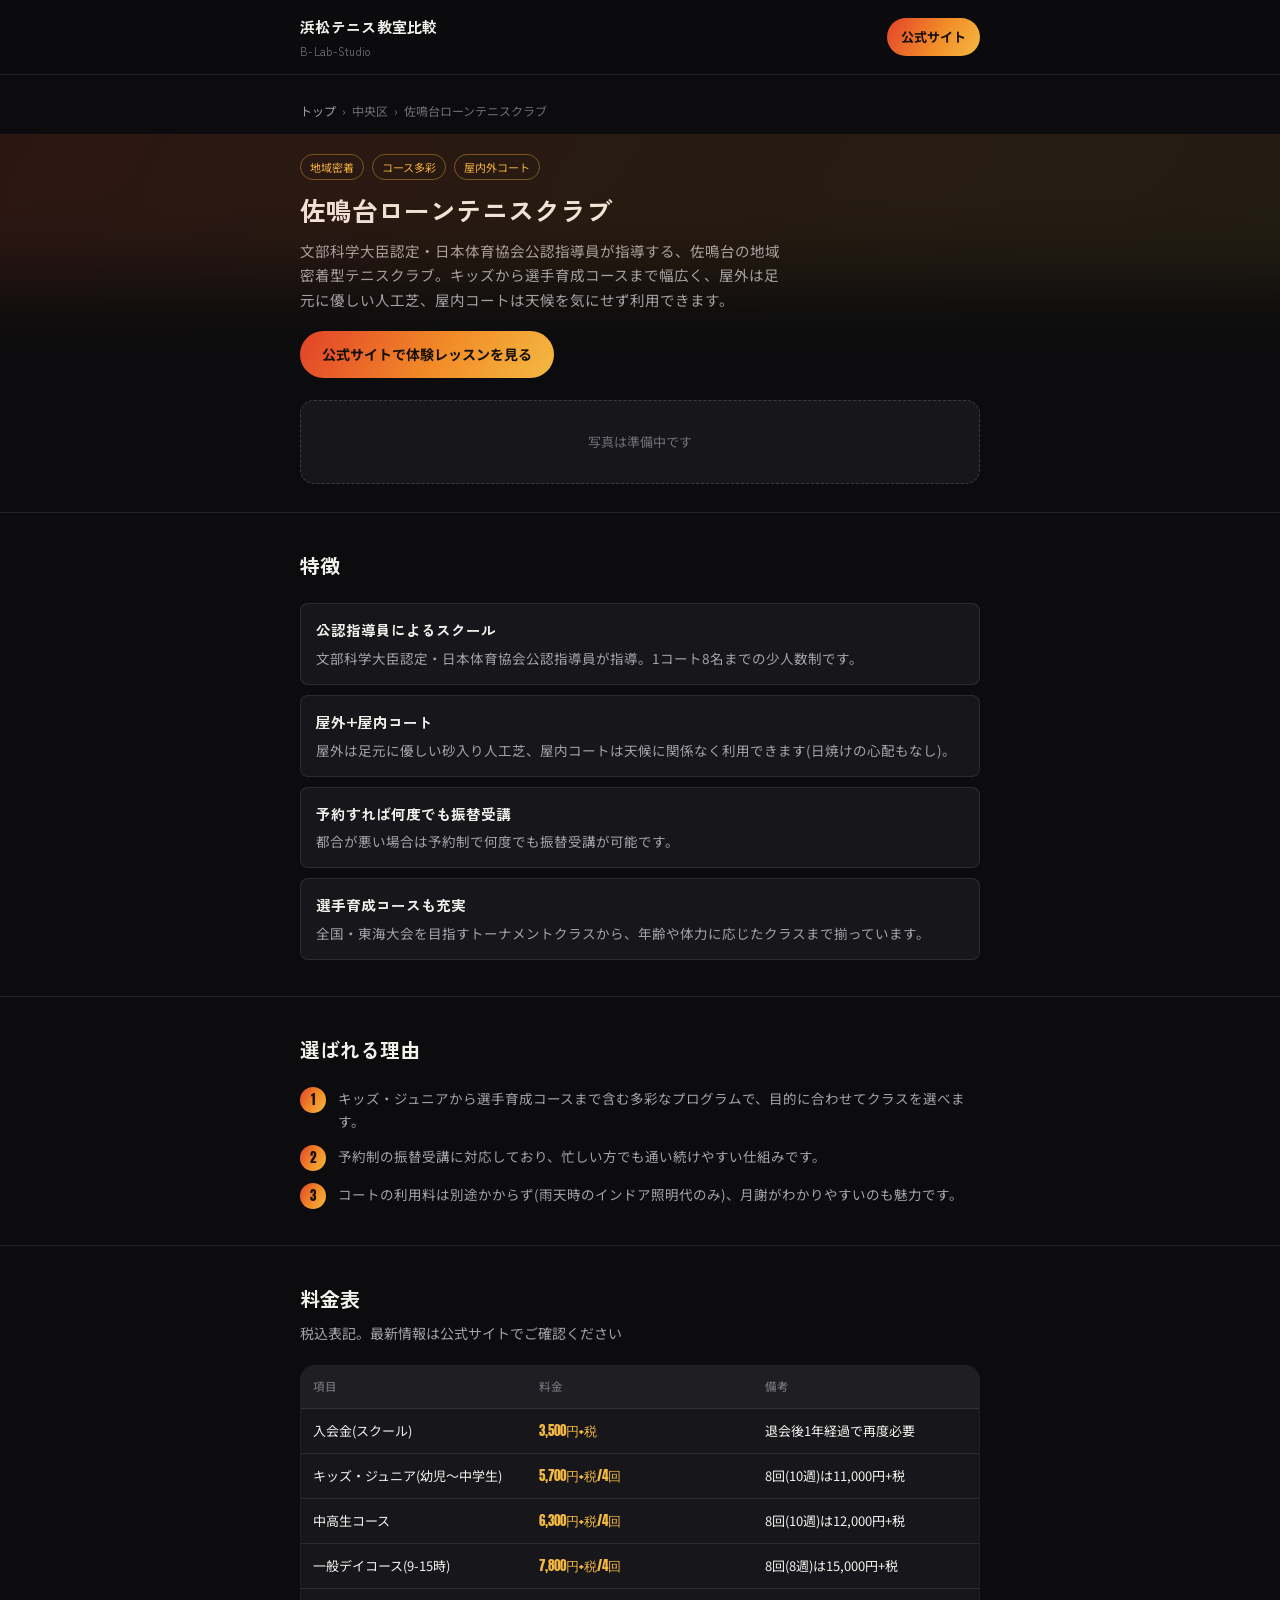
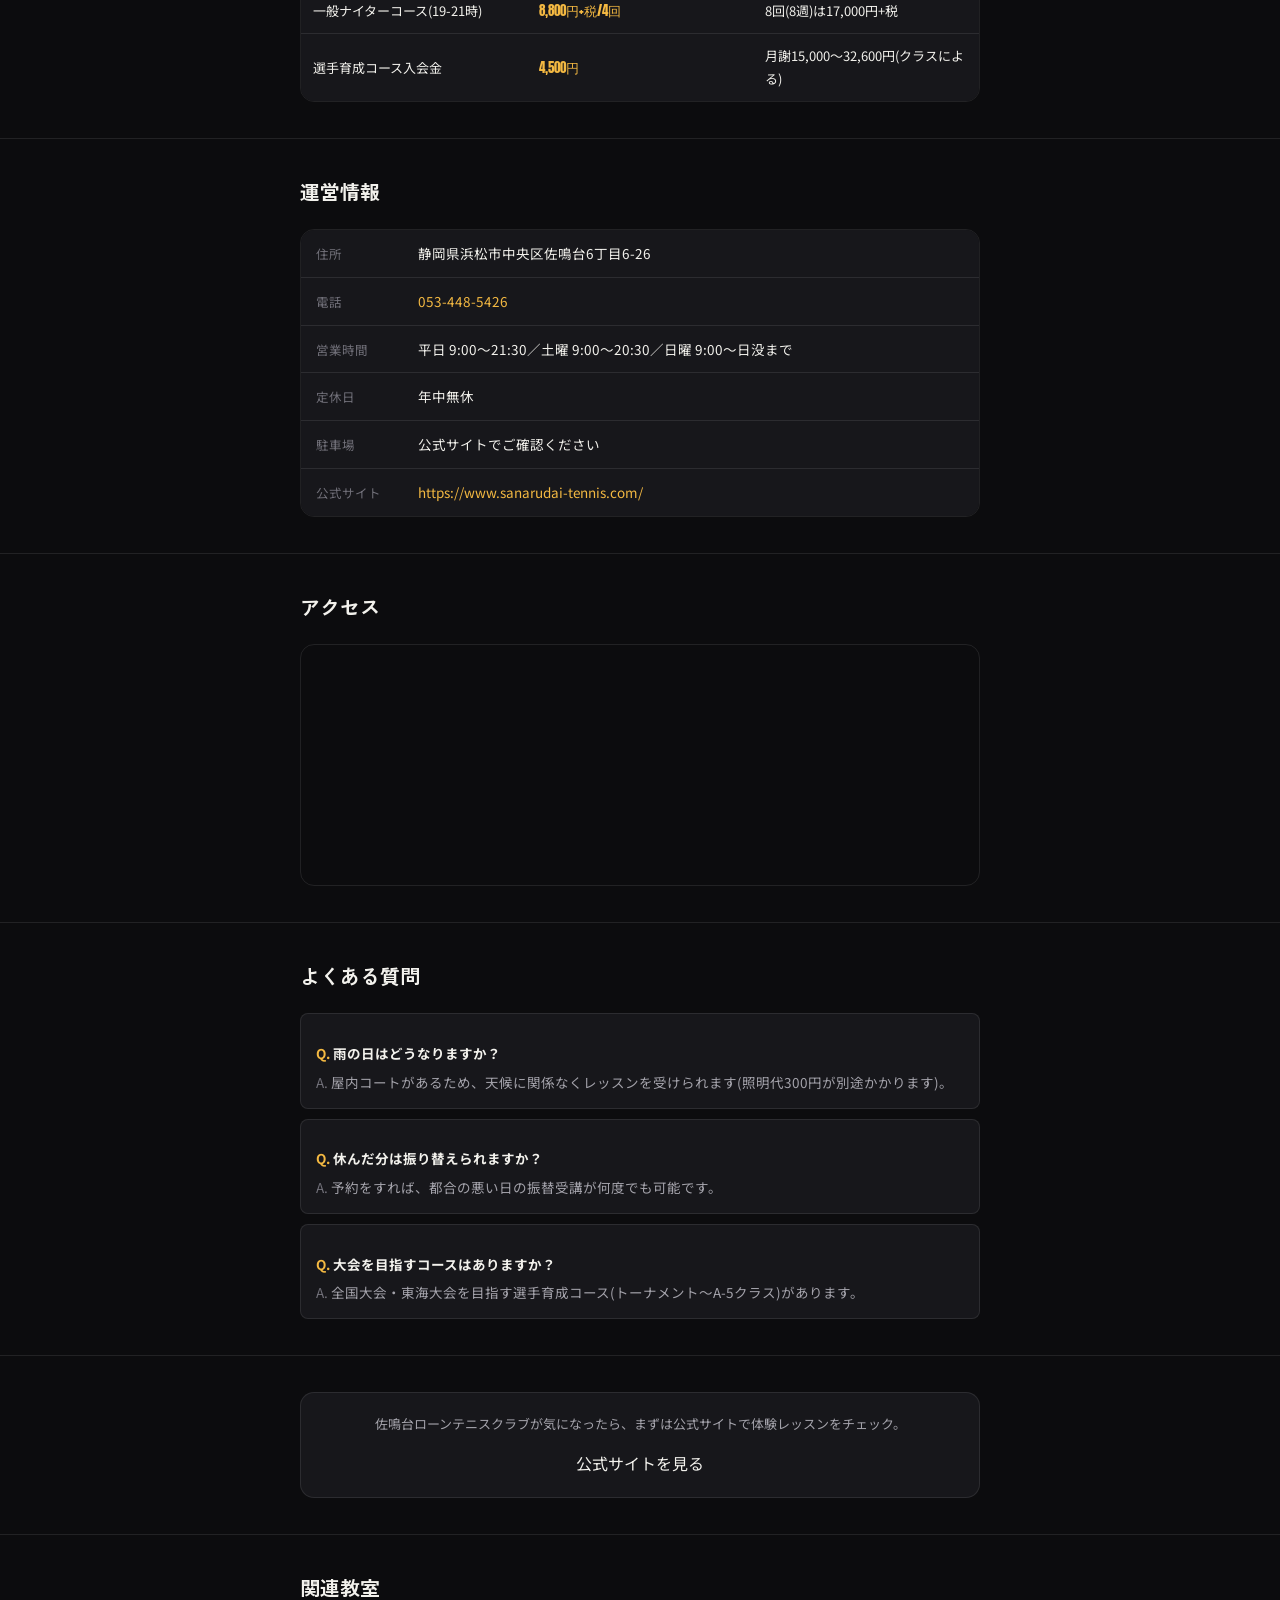
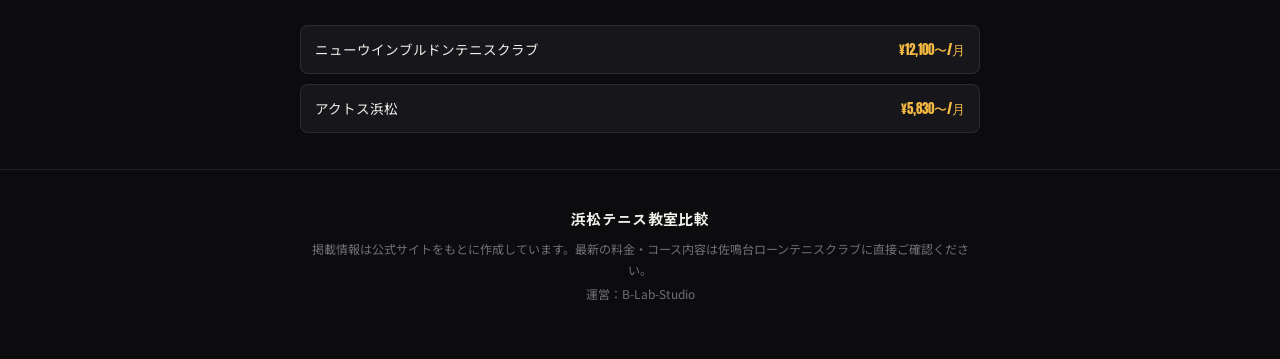
<file: sanarudai.html>
<!DOCTYPE html>
<html lang="ja">
<head>
<meta charset="UTF-8">
<meta name="viewport" content="width=device-width, initial-scale=1.0">
<title>佐鳴台ローンテニスクラブ｜月謝・入会金・アクセス｜浜松テニス教室比較</title>
<meta name="description" content="佐鳴台ローンテニスクラブ(中央区)の月謝・入会金・特徴・アクセスをまとめました。文部科学大臣認定・日本体育協会公認指導員が指導する、佐鳴台の地域密着型テニスクラ">
<link rel="preconnect" href="https://fonts.googleapis.com">
<link href="https://fonts.googleapis.com/css2?family=Anton&family=Noto+Sans+JP:wght@400;500;700&family=Zen+Kaku+Gothic+New:wght@500;700&display=swap" rel="stylesheet">
<link rel="stylesheet" href="style.css">
</head>
<body>

<header class="site-header">
  <div class="wrap">
    <a href="index.html" class="brand">浜松テニス教室比較<span>B-Lab-Studio</span></a>
    <a href="https://www.sanarudai-tennis.com/" class="header-cta">公式サイト</a>
  </div>
</header>

<div class="wrap">
  <p class="breadcrumb"><a href="index.html">トップ</a><span class="sep">›</span>中央区<span class="sep">›</span>佐鳴台ローンテニスクラブ</p>
</div>

<section class="detail-hero">
  <div class="wrap">
    <div class="tag-row"><span class="tag">地域密着</span><span class="tag">コース多彩</span><span class="tag">屋内外コート</span></div>
    <h1>佐鳴台ローンテニスクラブ</h1>
    <p class="lead">文部科学大臣認定・日本体育協会公認指導員が指導する、佐鳴台の地域密着型テニスクラブ。キッズから選手育成コースまで幅広く、屋外は足元に優しい人工芝、屋内コートは天候を気にせず利用できます。</p>
    <a class="hero-cta" href="https://www.sanarudai-tennis.com/">公式サイトで体験レッスンを見る</a>
    <div class="gallery-placeholder">写真は準備中です</div>
  </div>
</section>

<section class="section">
  <div class="wrap">
    <div class="section-head">
      <h2>特徴</h2>
    </div>
    <div class="feature-grid"><div class="feature-item"><strong>公認指導員によるスクール</strong>文部科学大臣認定・日本体育協会公認指導員が指導。1コート8名までの少人数制です。</div><div class="feature-item"><strong>屋外+屋内コート</strong>屋外は足元に優しい砂入り人工芝、屋内コートは天候に関係なく利用できます(日焼けの心配もなし)。</div><div class="feature-item"><strong>予約すれば何度でも振替受講</strong>都合が悪い場合は予約制で何度でも振替受講が可能です。</div><div class="feature-item"><strong>選手育成コースも充実</strong>全国・東海大会を目指すトーナメントクラスから、年齢や体力に応じたクラスまで揃っています。</div></div>
  </div>
</section>

<section class="section">
  <div class="wrap">
    <div class="section-head">
      <h2>選ばれる理由</h2>
    </div>
    <div class="reason-list"><div class="reason-item"><span class="reason-mark">1</span><p>キッズ・ジュニアから選手育成コースまで含む多彩なプログラムで、目的に合わせてクラスを選べます。</p></div><div class="reason-item"><span class="reason-mark">2</span><p>予約制の振替受講に対応しており、忙しい方でも通い続けやすい仕組みです。</p></div><div class="reason-item"><span class="reason-mark">3</span><p>コートの利用料は別途かからず(雨天時のインドア照明代のみ)、月謝がわかりやすいのも魅力です。</p></div></div>
  </div>
</section>

<section class="section">
  <div class="wrap">
    <div class="section-head">
      <h2>料金表</h2>
      <p>税込表記。最新情報は公式サイトでご確認ください</p>
    </div>
    <div class="price-table-wrap">
      <table class="price-table">
        <thead><tr><th>項目</th><th>料金</th><th>備考</th></tr></thead>
        <tbody><tr><td>入会金(スクール)</td><td class="price-cell">3,500円+税</td><td>退会後1年経過で再度必要</td></tr><tr><td>キッズ・ジュニア(幼児〜中学生)</td><td class="price-cell">5,700円+税/4回</td><td>8回(10週)は11,000円+税</td></tr><tr><td>中高生コース</td><td class="price-cell">6,300円+税/4回</td><td>8回(10週)は12,000円+税</td></tr><tr><td>一般デイコース(9-15時)</td><td class="price-cell">7,800円+税/4回</td><td>8回(8週)は15,000円+税</td></tr><tr><td>一般ナイターコース(19-21時)</td><td class="price-cell">8,800円+税/4回</td><td>8回(8週)は17,000円+税</td></tr><tr><td>選手育成コース入会金</td><td class="price-cell">4,500円</td><td>月謝15,000〜32,600円(クラスによる)</td></tr></tbody>
      </table>
    </div>
  </div>
</section>

<section class="section">
  <div class="wrap">
    <div class="section-head">
      <h2>運営情報</h2>
    </div>
    <div class="info-list">
      <div class="info-row"><span class="k">住所</span><span class="v">静岡県浜松市中央区佐鳴台6丁目6-26</span></div>
      <div class="info-row"><span class="k">電話</span><span class="v"><a href="tel:0534485426">053-448-5426</a></span></div>
      <div class="info-row"><span class="k">営業時間</span><span class="v">平日 9:00〜21:30／土曜 9:00〜20:30／日曜 9:00〜日没まで</span></div>
      <div class="info-row"><span class="k">定休日</span><span class="v">年中無休</span></div>
      <div class="info-row"><span class="k">駐車場</span><span class="v">公式サイトでご確認ください</span></div>
      <div class="info-row"><span class="k">公式サイト</span><span class="v"><a href="https://www.sanarudai-tennis.com/">https://www.sanarudai-tennis.com/</a></span></div>
    </div>
  </div>
</section>

<section class="section">
  <div class="wrap">
    <div class="section-head">
      <h2>アクセス</h2>
    </div>
    <div class="map-embed">
      <iframe src="https://www.google.com/maps?q=%E9%9D%99%E5%B2%A1%E7%9C%8C%E6%B5%9C%E6%9D%BE%E5%B8%82%E4%B8%AD%E5%A4%AE%E5%8C%BA%E4%BD%90%E9%B3%B4%E5%8F%B06%E4%B8%81%E7%9B%AE6-26&output=embed" loading="lazy" referrerpolicy="no-referrer-when-downgrade"></iframe>
    </div>
  </div>
</section>

<section class="section">
  <div class="wrap">
    <div class="section-head">
      <h2>よくある質問</h2>
    </div>
    <div class="faq-list"><div class="faq-item"><p class="q">雨の日はどうなりますか？</p><p class="a">屋内コートがあるため、天候に関係なくレッスンを受けられます(照明代300円が別途かかります)。</p></div><div class="faq-item"><p class="q">休んだ分は振り替えられますか？</p><p class="a">予約をすれば、都合の悪い日の振替受講が何度でも可能です。</p></div><div class="faq-item"><p class="q">大会を目指すコースはありますか？</p><p class="a">全国大会・東海大会を目指す選手育成コース(トーナメント〜A-5クラス)があります。</p></div></div>
  </div>
</section>

<section class="section">
  <div class="wrap">
    <div class="sidebar-cta">
      <p>佐鳴台ローンテニスクラブが気になったら、まずは公式サイトで体験レッスンをチェック。</p>
      <a class="hero-cta" href="https://www.sanarudai-tennis.com/">公式サイトを見る</a>
    </div>
  </div>
</section>

<section class="section">
  <div class="wrap">
    <div class="section-head">
      <h2>関連教室</h2>
    </div>
    <div class="related-list"><a class="related-item" href="nwtc.html"><span>ニューウインブルドンテニスクラブ</span><span class="price">¥12,100〜/月</span></a><a class="related-item" href="axtos.html"><span>アクトス浜松</span><span class="price">¥5,830〜/月</span></a></div>
  </div>
</section>

<footer class="site-footer">
  <div class="wrap">
    <div class="brand">浜松テニス教室比較</div>
    <p>掲載情報は公式サイトをもとに作成しています。最新の料金・コース内容は佐鳴台ローンテニスクラブに直接ご確認ください。</p>
    <p>運営：B-Lab-Studio</p>
  </div>
</footer>

</body>
</html>
</file>
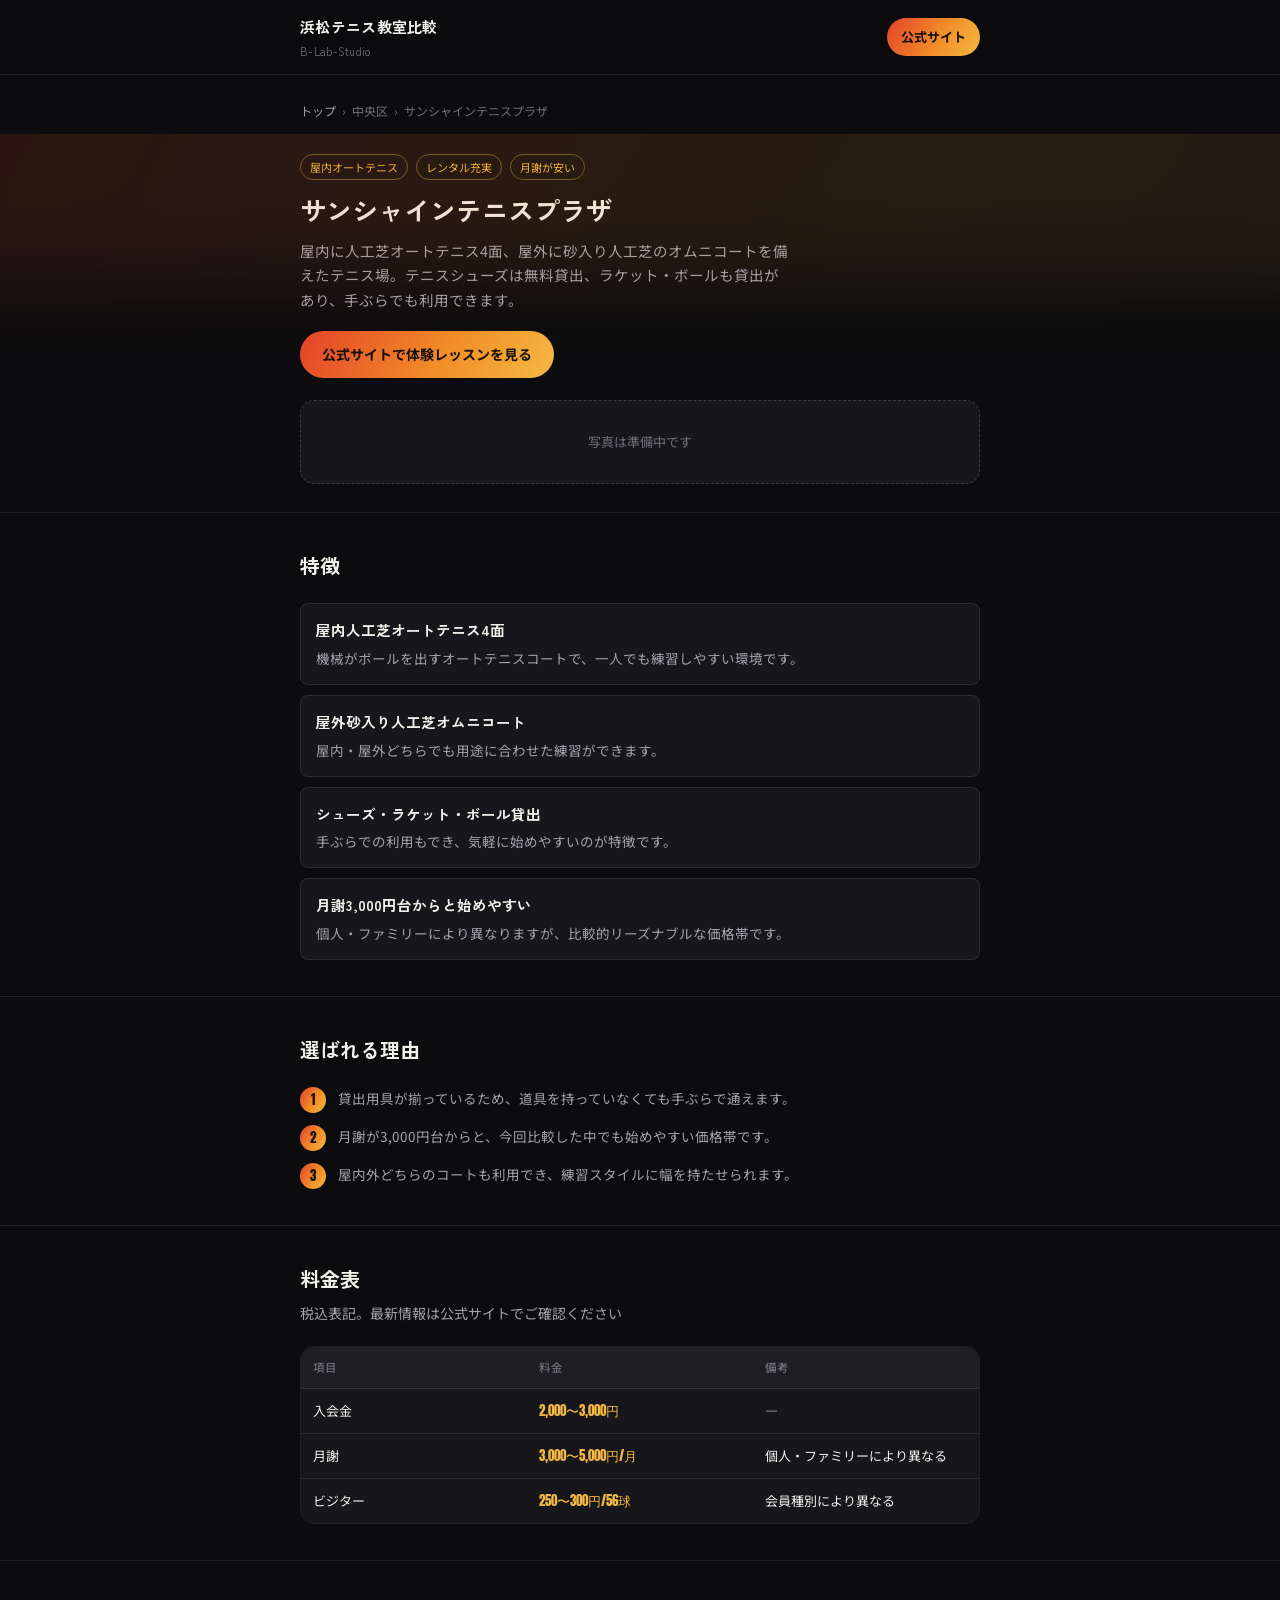
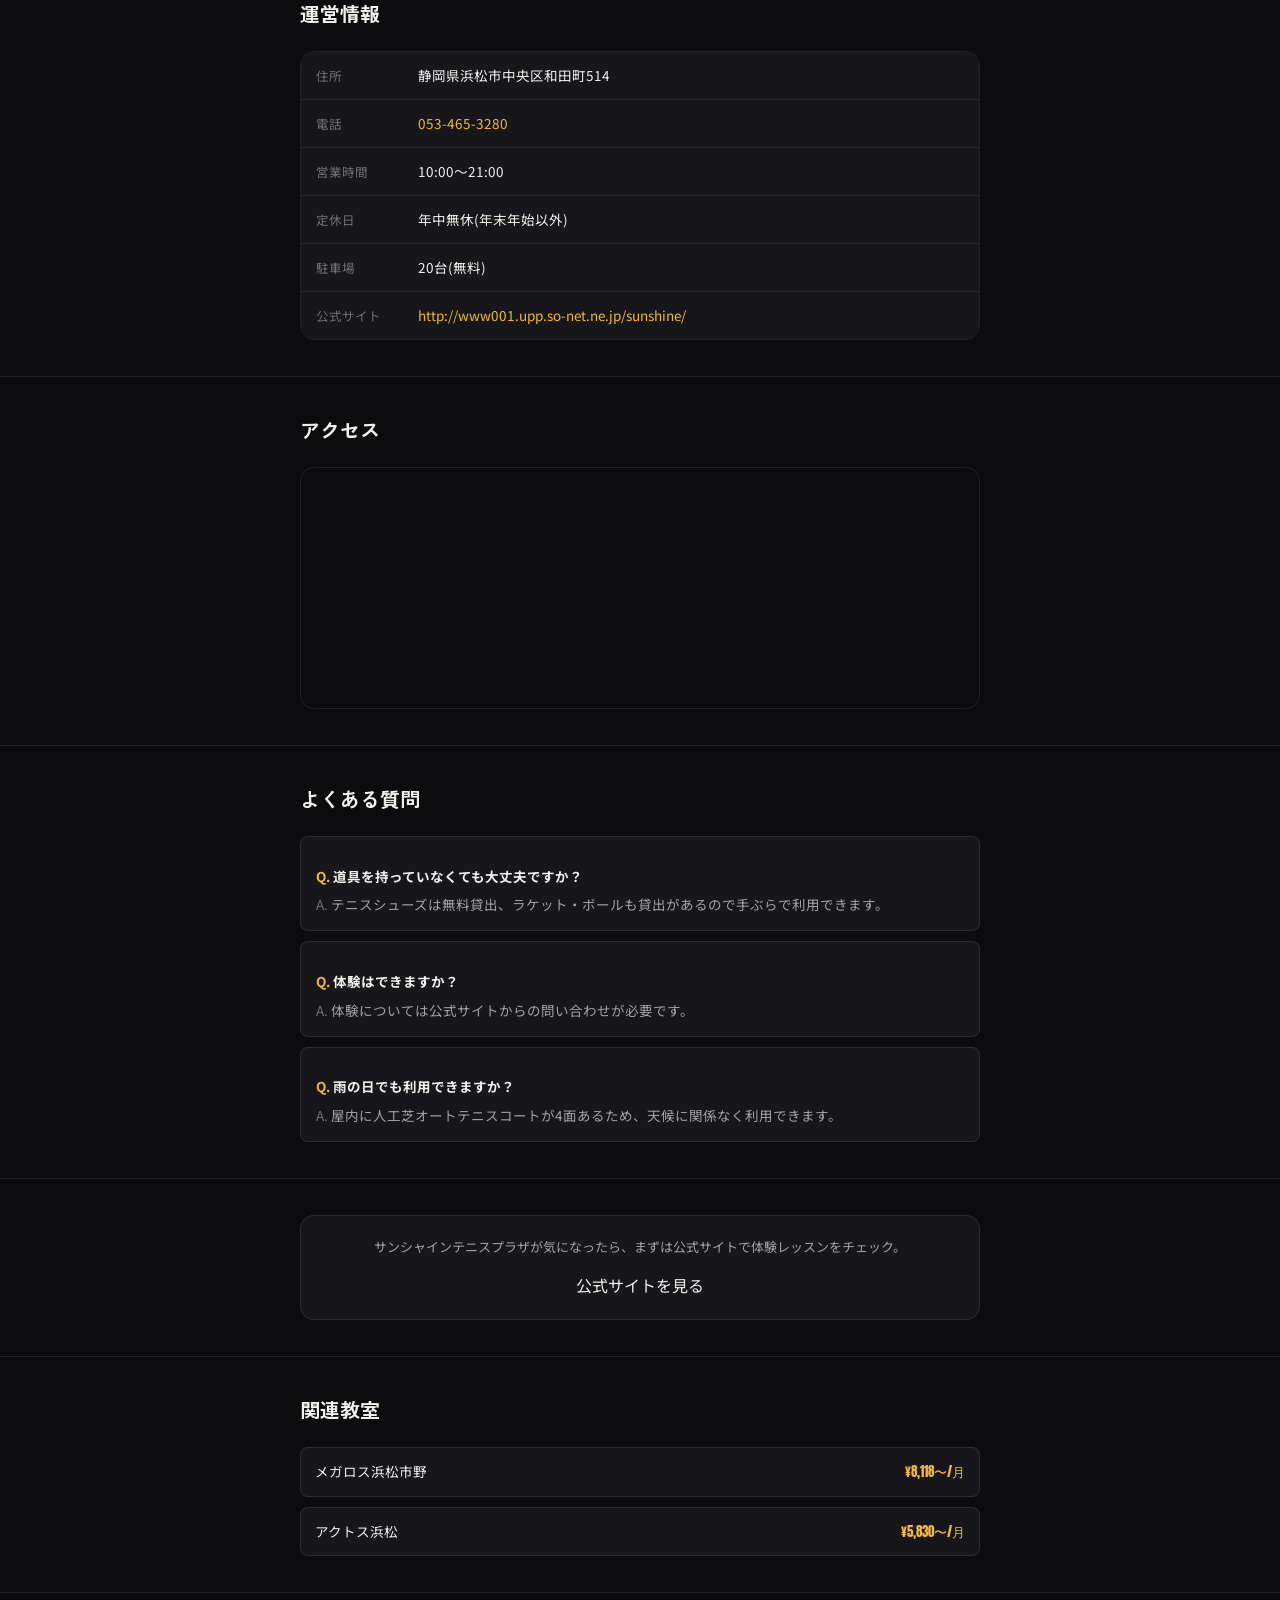
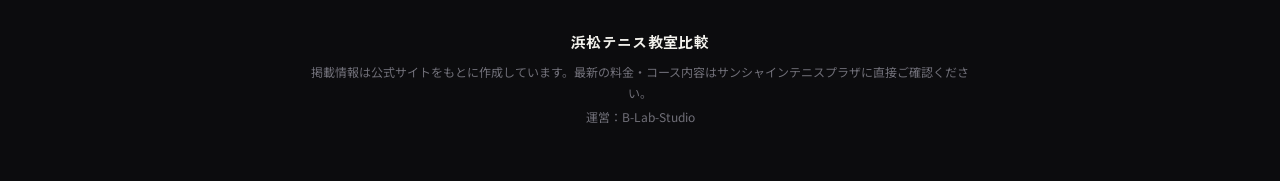
<file: sunshine.html>
<!DOCTYPE html>
<html lang="ja">
<head>
<meta charset="UTF-8">
<meta name="viewport" content="width=device-width, initial-scale=1.0">
<title>サンシャインテニスプラザ｜月謝・入会金・アクセス｜浜松テニス教室比較</title>
<meta name="description" content="サンシャインテニスプラザ(中央区)の月謝・入会金・特徴・アクセスをまとめました。屋内に人工芝オートテニス4面、屋外に砂入り人工芝のオムニコートを備えたテニス場。">
<link rel="preconnect" href="https://fonts.googleapis.com">
<link href="https://fonts.googleapis.com/css2?family=Anton&family=Noto+Sans+JP:wght@400;500;700&family=Zen+Kaku+Gothic+New:wght@500;700&display=swap" rel="stylesheet">
<link rel="stylesheet" href="style.css">
</head>
<body>

<header class="site-header">
  <div class="wrap">
    <a href="index.html" class="brand">浜松テニス教室比較<span>B-Lab-Studio</span></a>
    <a href="http://www001.upp.so-net.ne.jp/sunshine/" class="header-cta">公式サイト</a>
  </div>
</header>

<div class="wrap">
  <p class="breadcrumb"><a href="index.html">トップ</a><span class="sep">›</span>中央区<span class="sep">›</span>サンシャインテニスプラザ</p>
</div>

<section class="detail-hero">
  <div class="wrap">
    <div class="tag-row"><span class="tag">屋内オートテニス</span><span class="tag">レンタル充実</span><span class="tag">月謝が安い</span></div>
    <h1>サンシャインテニスプラザ</h1>
    <p class="lead">屋内に人工芝オートテニス4面、屋外に砂入り人工芝のオムニコートを備えたテニス場。テニスシューズは無料貸出、ラケット・ボールも貸出があり、手ぶらでも利用できます。</p>
    <a class="hero-cta" href="http://www001.upp.so-net.ne.jp/sunshine/">公式サイトで体験レッスンを見る</a>
    <div class="gallery-placeholder">写真は準備中です</div>
  </div>
</section>

<section class="section">
  <div class="wrap">
    <div class="section-head">
      <h2>特徴</h2>
    </div>
    <div class="feature-grid"><div class="feature-item"><strong>屋内人工芝オートテニス4面</strong>機械がボールを出すオートテニスコートで、一人でも練習しやすい環境です。</div><div class="feature-item"><strong>屋外砂入り人工芝オムニコート</strong>屋内・屋外どちらでも用途に合わせた練習ができます。</div><div class="feature-item"><strong>シューズ・ラケット・ボール貸出</strong>手ぶらでの利用もでき、気軽に始めやすいのが特徴です。</div><div class="feature-item"><strong>月謝3,000円台からと始めやすい</strong>個人・ファミリーにより異なりますが、比較的リーズナブルな価格帯です。</div></div>
  </div>
</section>

<section class="section">
  <div class="wrap">
    <div class="section-head">
      <h2>選ばれる理由</h2>
    </div>
    <div class="reason-list"><div class="reason-item"><span class="reason-mark">1</span><p>貸出用具が揃っているため、道具を持っていなくても手ぶらで通えます。</p></div><div class="reason-item"><span class="reason-mark">2</span><p>月謝が3,000円台からと、今回比較した中でも始めやすい価格帯です。</p></div><div class="reason-item"><span class="reason-mark">3</span><p>屋内外どちらのコートも利用でき、練習スタイルに幅を持たせられます。</p></div></div>
  </div>
</section>

<section class="section">
  <div class="wrap">
    <div class="section-head">
      <h2>料金表</h2>
      <p>税込表記。最新情報は公式サイトでご確認ください</p>
    </div>
    <div class="price-table-wrap">
      <table class="price-table">
        <thead><tr><th>項目</th><th>料金</th><th>備考</th></tr></thead>
        <tbody><tr><td>入会金</td><td class="price-cell">2,000〜3,000円</td><td>―</td></tr><tr><td>月謝</td><td class="price-cell">3,000〜5,000円/月</td><td>個人・ファミリーにより異なる</td></tr><tr><td>ビジター</td><td class="price-cell">250〜300円/56球</td><td>会員種別により異なる</td></tr></tbody>
      </table>
    </div>
  </div>
</section>

<section class="section">
  <div class="wrap">
    <div class="section-head">
      <h2>運営情報</h2>
    </div>
    <div class="info-list">
      <div class="info-row"><span class="k">住所</span><span class="v">静岡県浜松市中央区和田町514</span></div>
      <div class="info-row"><span class="k">電話</span><span class="v"><a href="tel:0534653280">053-465-3280</a></span></div>
      <div class="info-row"><span class="k">営業時間</span><span class="v">10:00〜21:00</span></div>
      <div class="info-row"><span class="k">定休日</span><span class="v">年中無休(年末年始以外)</span></div>
      <div class="info-row"><span class="k">駐車場</span><span class="v">20台(無料)</span></div>
      <div class="info-row"><span class="k">公式サイト</span><span class="v"><a href="http://www001.upp.so-net.ne.jp/sunshine/">http://www001.upp.so-net.ne.jp/sunshine/</a></span></div>
    </div>
  </div>
</section>

<section class="section">
  <div class="wrap">
    <div class="section-head">
      <h2>アクセス</h2>
    </div>
    <div class="map-embed">
      <iframe src="https://www.google.com/maps?q=%E9%9D%99%E5%B2%A1%E7%9C%8C%E6%B5%9C%E6%9D%BE%E5%B8%82%E4%B8%AD%E5%A4%AE%E5%8C%BA%E5%92%8C%E7%94%B0%E7%94%BA514&output=embed" loading="lazy" referrerpolicy="no-referrer-when-downgrade"></iframe>
    </div>
  </div>
</section>

<section class="section">
  <div class="wrap">
    <div class="section-head">
      <h2>よくある質問</h2>
    </div>
    <div class="faq-list"><div class="faq-item"><p class="q">道具を持っていなくても大丈夫ですか？</p><p class="a">テニスシューズは無料貸出、ラケット・ボールも貸出があるので手ぶらで利用できます。</p></div><div class="faq-item"><p class="q">体験はできますか？</p><p class="a">体験については公式サイトからの問い合わせが必要です。</p></div><div class="faq-item"><p class="q">雨の日でも利用できますか？</p><p class="a">屋内に人工芝オートテニスコートが4面あるため、天候に関係なく利用できます。</p></div></div>
  </div>
</section>

<section class="section">
  <div class="wrap">
    <div class="sidebar-cta">
      <p>サンシャインテニスプラザが気になったら、まずは公式サイトで体験レッスンをチェック。</p>
      <a class="hero-cta" href="http://www001.upp.so-net.ne.jp/sunshine/">公式サイトを見る</a>
    </div>
  </div>
</section>

<section class="section">
  <div class="wrap">
    <div class="section-head">
      <h2>関連教室</h2>
    </div>
    <div class="related-list"><a class="related-item" href="megalos.html"><span>メガロス浜松市野</span><span class="price">¥8,118〜/月</span></a><a class="related-item" href="axtos.html"><span>アクトス浜松</span><span class="price">¥5,830〜/月</span></a></div>
  </div>
</section>

<footer class="site-footer">
  <div class="wrap">
    <div class="brand">浜松テニス教室比較</div>
    <p>掲載情報は公式サイトをもとに作成しています。最新の料金・コース内容はサンシャインテニスプラザに直接ご確認ください。</p>
    <p>運営：B-Lab-Studio</p>
  </div>
</footer>

</body>
</html>
</file>
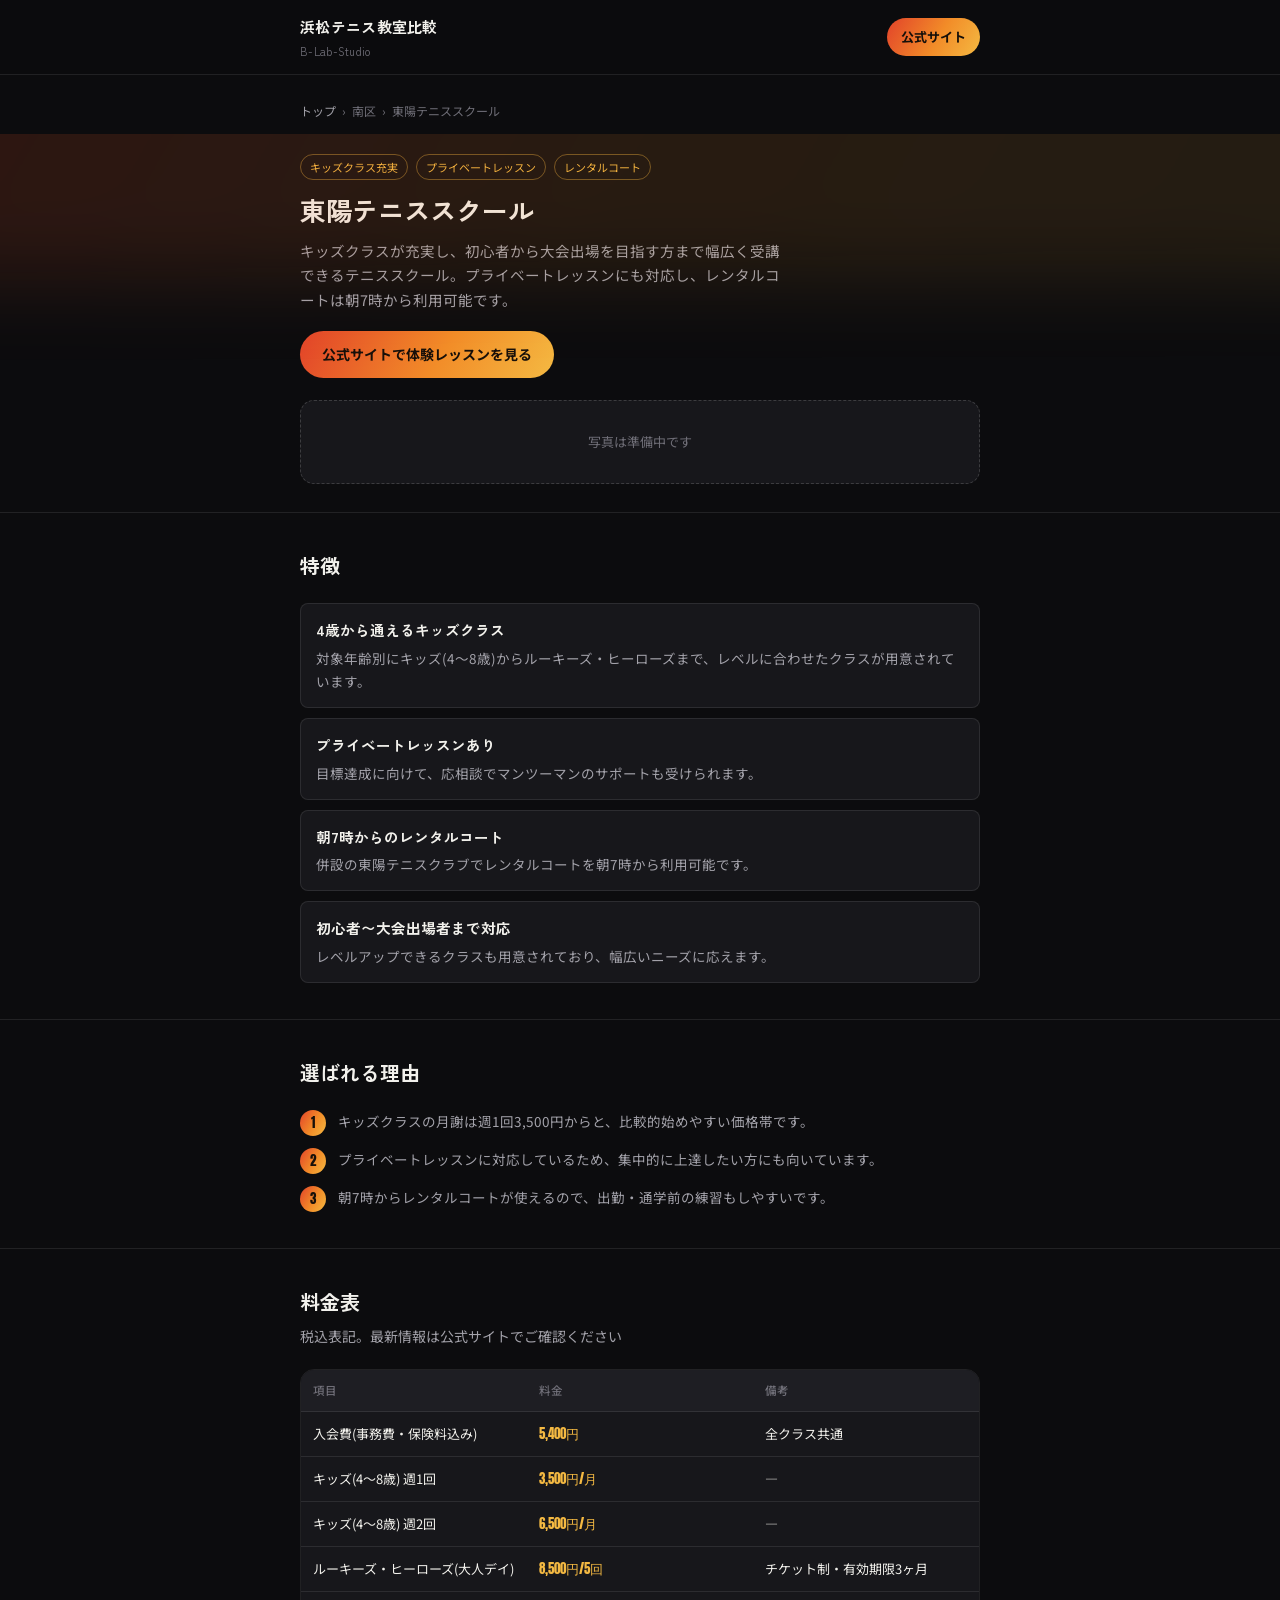
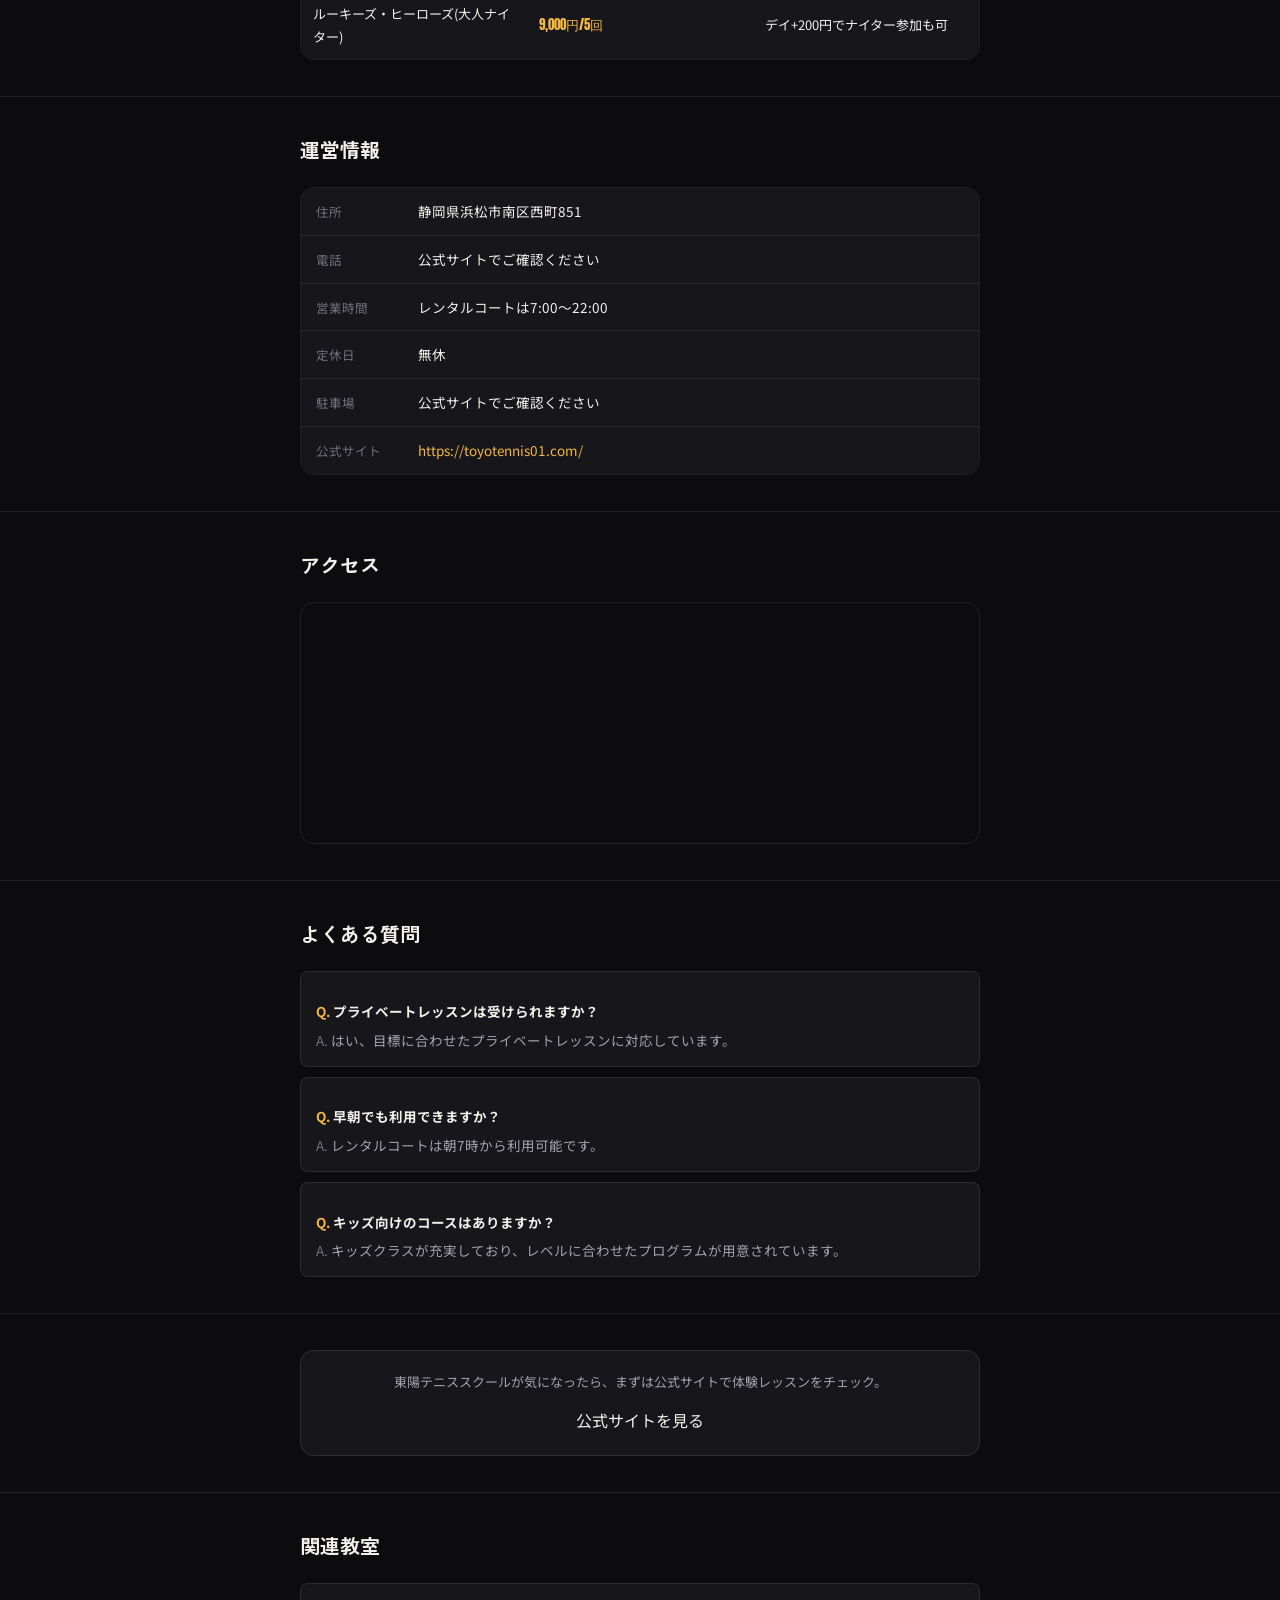
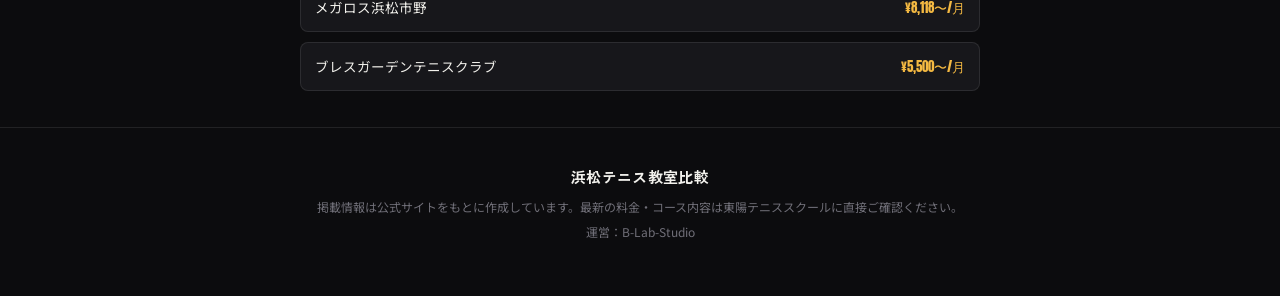
<file: toyo.html>
<!DOCTYPE html>
<html lang="ja">
<head>
<meta charset="UTF-8">
<meta name="viewport" content="width=device-width, initial-scale=1.0">
<title>東陽テニススクール｜月謝・入会金・アクセス｜浜松テニス教室比較</title>
<meta name="description" content="東陽テニススクール(南区)の月謝・入会金・特徴・アクセスをまとめました。キッズクラスが充実し、初心者から大会出場を目指す方まで幅広く受講できるテニススク">
<link rel="preconnect" href="https://fonts.googleapis.com">
<link href="https://fonts.googleapis.com/css2?family=Anton&family=Noto+Sans+JP:wght@400;500;700&family=Zen+Kaku+Gothic+New:wght@500;700&display=swap" rel="stylesheet">
<link rel="stylesheet" href="style.css">
</head>
<body>

<header class="site-header">
  <div class="wrap">
    <a href="index.html" class="brand">浜松テニス教室比較<span>B-Lab-Studio</span></a>
    <a href="https://toyotennis01.com/" class="header-cta">公式サイト</a>
  </div>
</header>

<div class="wrap">
  <p class="breadcrumb"><a href="index.html">トップ</a><span class="sep">›</span>南区<span class="sep">›</span>東陽テニススクール</p>
</div>

<section class="detail-hero">
  <div class="wrap">
    <div class="tag-row"><span class="tag">キッズクラス充実</span><span class="tag">プライベートレッスン</span><span class="tag">レンタルコート</span></div>
    <h1>東陽テニススクール</h1>
    <p class="lead">キッズクラスが充実し、初心者から大会出場を目指す方まで幅広く受講できるテニススクール。プライベートレッスンにも対応し、レンタルコートは朝7時から利用可能です。</p>
    <a class="hero-cta" href="https://toyotennis01.com/">公式サイトで体験レッスンを見る</a>
    <div class="gallery-placeholder">写真は準備中です</div>
  </div>
</section>

<section class="section">
  <div class="wrap">
    <div class="section-head">
      <h2>特徴</h2>
    </div>
    <div class="feature-grid"><div class="feature-item"><strong>4歳から通えるキッズクラス</strong>対象年齢別にキッズ(4〜8歳)からルーキーズ・ヒーローズまで、レベルに合わせたクラスが用意されています。</div><div class="feature-item"><strong>プライベートレッスンあり</strong>目標達成に向けて、応相談でマンツーマンのサポートも受けられます。</div><div class="feature-item"><strong>朝7時からのレンタルコート</strong>併設の東陽テニスクラブでレンタルコートを朝7時から利用可能です。</div><div class="feature-item"><strong>初心者〜大会出場者まで対応</strong>レベルアップできるクラスも用意されており、幅広いニーズに応えます。</div></div>
  </div>
</section>

<section class="section">
  <div class="wrap">
    <div class="section-head">
      <h2>選ばれる理由</h2>
    </div>
    <div class="reason-list"><div class="reason-item"><span class="reason-mark">1</span><p>キッズクラスの月謝は週1回3,500円からと、比較的始めやすい価格帯です。</p></div><div class="reason-item"><span class="reason-mark">2</span><p>プライベートレッスンに対応しているため、集中的に上達したい方にも向いています。</p></div><div class="reason-item"><span class="reason-mark">3</span><p>朝7時からレンタルコートが使えるので、出勤・通学前の練習もしやすいです。</p></div></div>
  </div>
</section>

<section class="section">
  <div class="wrap">
    <div class="section-head">
      <h2>料金表</h2>
      <p>税込表記。最新情報は公式サイトでご確認ください</p>
    </div>
    <div class="price-table-wrap">
      <table class="price-table">
        <thead><tr><th>項目</th><th>料金</th><th>備考</th></tr></thead>
        <tbody><tr><td>入会費(事務費・保険料込み)</td><td class="price-cell">5,400円</td><td>全クラス共通</td></tr><tr><td>キッズ(4〜8歳) 週1回</td><td class="price-cell">3,500円/月</td><td>―</td></tr><tr><td>キッズ(4〜8歳) 週2回</td><td class="price-cell">6,500円/月</td><td>―</td></tr><tr><td>ルーキーズ・ヒーローズ(大人デイ)</td><td class="price-cell">8,500円/5回</td><td>チケット制・有効期限3ヶ月</td></tr><tr><td>ルーキーズ・ヒーローズ(大人ナイター)</td><td class="price-cell">9,000円/5回</td><td>デイ+200円でナイター参加も可</td></tr></tbody>
      </table>
    </div>
  </div>
</section>

<section class="section">
  <div class="wrap">
    <div class="section-head">
      <h2>運営情報</h2>
    </div>
    <div class="info-list">
      <div class="info-row"><span class="k">住所</span><span class="v">静岡県浜松市南区西町851</span></div>
      <div class="info-row"><span class="k">電話</span><span class="v">公式サイトでご確認ください</span></div>
      <div class="info-row"><span class="k">営業時間</span><span class="v">レンタルコートは7:00〜22:00</span></div>
      <div class="info-row"><span class="k">定休日</span><span class="v">無休</span></div>
      <div class="info-row"><span class="k">駐車場</span><span class="v">公式サイトでご確認ください</span></div>
      <div class="info-row"><span class="k">公式サイト</span><span class="v"><a href="https://toyotennis01.com/">https://toyotennis01.com/</a></span></div>
    </div>
  </div>
</section>

<section class="section">
  <div class="wrap">
    <div class="section-head">
      <h2>アクセス</h2>
    </div>
    <div class="map-embed">
      <iframe src="https://www.google.com/maps?q=%E9%9D%99%E5%B2%A1%E7%9C%8C%E6%B5%9C%E6%9D%BE%E5%B8%82%E5%8D%97%E5%8C%BA%E8%A5%BF%E7%94%BA851&output=embed" loading="lazy" referrerpolicy="no-referrer-when-downgrade"></iframe>
    </div>
  </div>
</section>

<section class="section">
  <div class="wrap">
    <div class="section-head">
      <h2>よくある質問</h2>
    </div>
    <div class="faq-list"><div class="faq-item"><p class="q">プライベートレッスンは受けられますか？</p><p class="a">はい、目標に合わせたプライベートレッスンに対応しています。</p></div><div class="faq-item"><p class="q">早朝でも利用できますか？</p><p class="a">レンタルコートは朝7時から利用可能です。</p></div><div class="faq-item"><p class="q">キッズ向けのコースはありますか？</p><p class="a">キッズクラスが充実しており、レベルに合わせたプログラムが用意されています。</p></div></div>
  </div>
</section>

<section class="section">
  <div class="wrap">
    <div class="sidebar-cta">
      <p>東陽テニススクールが気になったら、まずは公式サイトで体験レッスンをチェック。</p>
      <a class="hero-cta" href="https://toyotennis01.com/">公式サイトを見る</a>
    </div>
  </div>
</section>

<section class="section">
  <div class="wrap">
    <div class="section-head">
      <h2>関連教室</h2>
    </div>
    <div class="related-list"><a class="related-item" href="megalos.html"><span>メガロス浜松市野</span><span class="price">¥8,118〜/月</span></a><a class="related-item" href="breathgarden.html"><span>ブレスガーデンテニスクラブ</span><span class="price">¥5,500〜/月</span></a></div>
  </div>
</section>

<footer class="site-footer">
  <div class="wrap">
    <div class="brand">浜松テニス教室比較</div>
    <p>掲載情報は公式サイトをもとに作成しています。最新の料金・コース内容は東陽テニススクールに直接ご確認ください。</p>
    <p>運営：B-Lab-Studio</p>
  </div>
</footer>

</body>
</html>
</file>
<file: style.css>
/* =========================================================
   B-Lab-Studio ブランド共通トークン(野球サイトと統一)
   ========================================================= */
:root {
  --bg: #0c0c0e;
  --bg-card: #17171b;
  --bg-card-alt: #1e1e23;
  --border: rgba(255, 255, 255, 0.09);
  --border-strong: rgba(255, 255, 255, 0.16);
  --text: #f2f1ec;
  --text-dim: #a3a2aa;
  --text-faint: #706f78;

  --red: #e2432a;
  --orange: #f28c28;
  --gold: #f4b942;
  --gradient: linear-gradient(120deg, var(--red) 0%, var(--orange) 55%, var(--gold) 100%);
  --gradient-soft: linear-gradient(120deg, rgba(226, 67, 42, 0.16), rgba(242, 140, 40, 0.12), rgba(244, 185, 66, 0.1));

  --font-display: "Zen Kaku Gothic New", "Noto Sans JP", sans-serif;
  --font-number: "Anton", sans-serif;
  --font-body: "Noto Sans JP", "Zen Kaku Gothic New", sans-serif;

  --radius: 14px;
  --radius-sm: 8px;
  --max-width: 720px;
}

* { box-sizing: border-box; }

html { -webkit-text-size-adjust: 100%; }

body {
  margin: 0;
  background: var(--bg);
  color: var(--text);
  font-family: var(--font-body);
  line-height: 1.7;
  -webkit-font-smoothing: antialiased;
}

a { color: inherit; text-decoration: none; }

img { max-width: 100%; display: block; }

.wrap {
  max-width: var(--max-width);
  margin: 0 auto;
  padding-left: 20px;
  padding-right: 20px;
}

/* =========================================================
   ヘッダー
   ========================================================= */
.site-header {
  position: sticky;
  top: 0;
  z-index: 40;
  background: rgba(12, 12, 14, 0.88);
  backdrop-filter: blur(10px);
  border-bottom: 1px solid var(--border);
}

.site-header .wrap {
  padding-top: 14px;
  padding-bottom: 14px;
  display: flex;
  align-items: center;
  justify-content: space-between;
}

.brand {
  font-family: var(--font-display);
  font-weight: 700;
  font-size: 15px;
  letter-spacing: 0.02em;
}

.brand span {
  display: block;
  font-size: 11px;
  color: var(--text-faint);
  font-weight: 400;
  margin-top: 2px;
}

.header-cta {
  font-size: 13px;
  font-weight: 700;
  padding: 8px 14px;
  border-radius: 999px;
  background: var(--gradient);
  color: #17100a;
}

/* =========================================================
   ヒーロー
   ========================================================= */
.hero {
  padding: 40px 0 32px;
  position: relative;
  overflow: hidden;
}

.hero::before {
  content: "";
  position: absolute;
  inset: -40% -10% auto -10%;
  height: 320px;
  background: var(--gradient-soft);
  filter: blur(40px);
  pointer-events: none;
}

.hero-eyebrow {
  font-size: 13px;
  color: var(--text-dim);
  margin: 0 0 10px;
}

.hero h1 {
  font-family: var(--font-display);
  font-size: 30px;
  line-height: 1.45;
  margin: 0 0 16px;
  font-weight: 700;
}

.hero h1 em {
  font-style: normal;
  background: var(--gradient);
  -webkit-background-clip: text;
  background-clip: text;
  color: transparent;
}

.hero p {
  color: var(--text-dim);
  font-size: 15px;
  margin: 0 0 24px;
  max-width: 34em;
}

.hero-quickstats {
  display: flex;
  gap: 10px;
  flex-wrap: wrap;
}

.stat {
  flex: 1;
  min-width: 130px;
  background: var(--bg-card);
  border: 1px solid var(--border);
  border-radius: var(--radius-sm);
  padding: 14px 14px 12px;
}

.stat .num {
  font-family: var(--font-number);
  font-size: 26px;
  letter-spacing: 0.01em;
  background: var(--gradient);
  -webkit-background-clip: text;
  background-clip: text;
  color: transparent;
  line-height: 1;
}

.stat .label {
  font-size: 12px;
  color: var(--text-dim);
  margin-top: 6px;
}

@media (max-width: 420px) {
  .stat { min-width: 100px; }
  .hero h1 { font-size: 25px; }
}

/* =========================================================
   セクション共通
   ========================================================= */
.section {
  padding: 36px 0;
  border-top: 1px solid var(--border);
}

.section-head {
  margin-bottom: 20px;
}

.section-head h2 {
  font-family: var(--font-display);
  font-size: 20px;
  margin: 0 0 6px;
  font-weight: 700;
}

.section-head p {
  color: var(--text-dim);
  font-size: 14px;
  margin: 0;
}

/* =========================================================
   注目の教室カード
   ========================================================= */
.featured-list {
  display: flex;
  flex-direction: column;
  gap: 14px;
}

.featured-card {
  display: block;
  background: var(--bg-card);
  border: 1px solid var(--border);
  border-radius: var(--radius);
  padding: 18px;
  position: relative;
  overflow: hidden;
}

.featured-card::before {
  content: "";
  position: absolute;
  left: 0; top: 0; bottom: 0;
  width: 4px;
  background: var(--gradient);
}

.featured-card .tag {
  display: inline-block;
  font-size: 11px;
  color: var(--gold);
  border: 1px solid rgba(244, 185, 66, 0.4);
  border-radius: 999px;
  padding: 3px 9px;
  margin-bottom: 10px;
}

.featured-card h3 {
  font-family: var(--font-display);
  font-size: 17px;
  margin: 0 0 8px;
  font-weight: 700;
}

.featured-card .desc {
  color: var(--text-dim);
  font-size: 13.5px;
  margin: 0 0 14px;
}

.featured-card .price-row {
  display: flex;
  justify-content: space-between;
  align-items: baseline;
  border-top: 1px solid var(--border);
  padding-top: 12px;
  font-size: 13px;
}

.featured-card .price-row .price {
  font-family: var(--font-number);
  font-size: 18px;
  color: var(--text);
}

.featured-card .price-row .price small {
  font-family: var(--font-body);
  font-size: 11.5px;
  color: var(--text-faint);
  margin-left: 3px;
}

.featured-card .area {
  color: var(--text-faint);
}

/* =========================================================
   その他の掲載教室リスト
   ========================================================= */
.school-list {
  display: flex;
  flex-direction: column;
  border: 1px solid var(--border);
  border-radius: var(--radius);
  overflow: hidden;
}

.school-row {
  display: block;
  padding: 15px 16px;
  border-bottom: 1px solid var(--border);
  background: var(--bg-card);
}

.school-row:last-child { border-bottom: none; }

.school-row .row-top {
  display: flex;
  justify-content: space-between;
  align-items: baseline;
  gap: 10px;
  margin-bottom: 4px;
}

.school-row h3 {
  font-size: 14.5px;
  margin: 0;
  font-weight: 700;
}

.school-row .price {
  font-family: var(--font-number);
  font-size: 14px;
  color: var(--gold);
  white-space: nowrap;
}

.school-row .meta {
  font-size: 12.5px;
  color: var(--text-faint);
}

/* =========================================================
   フィルターチップ
   ========================================================= */
.chip-row {
  display: flex;
  gap: 8px;
  flex-wrap: wrap;
  margin-bottom: 20px;
}

.chip {
  font-size: 12.5px;
  padding: 7px 13px;
  border-radius: 999px;
  border: 1px solid var(--border-strong);
  color: var(--text-dim);
  background: var(--bg-card-alt);
}

/* =========================================================
   エリアから探す
   ========================================================= */
.area-grid {
  display: grid;
  grid-template-columns: 1fr 1fr;
  gap: 10px;
}

.area-card {
  background: var(--bg-card);
  border: 1px solid var(--border);
  border-radius: var(--radius-sm);
  padding: 14px;
}

.area-card .area-name {
  font-family: var(--font-display);
  font-weight: 700;
  font-size: 14.5px;
  margin-bottom: 4px;
}

.area-card .area-count {
  font-size: 12px;
  color: var(--text-faint);
}

/* =========================================================
   選び方ガイド
   ========================================================= */
.guide-list {
  display: flex;
  flex-direction: column;
  gap: 14px;
}

.guide-item {
  background: var(--bg-card);
  border: 1px solid var(--border);
  border-radius: var(--radius-sm);
  padding: 15px;
}

.guide-item h3 {
  font-size: 14.5px;
  margin: 0 0 6px;
  font-family: var(--font-display);
  font-weight: 700;
}

.guide-item p {
  margin: 0;
  font-size: 13.5px;
  color: var(--text-dim);
}

/* =========================================================
   フッター
   ========================================================= */
.site-footer {
  padding: 36px 0 50px;
  border-top: 1px solid var(--border);
  text-align: center;
}

.site-footer .brand {
  margin-bottom: 8px;
}

.site-footer p {
  font-size: 12px;
  color: var(--text-faint);
  margin: 4px 0;
}

/* =========================================================
   詳細ページ共通
   ========================================================= */
.breadcrumb {
  padding: 14px 0 0;
  font-size: 12px;
  color: var(--text-faint);
}
.breadcrumb a { color: var(--text-dim); }
.breadcrumb .sep { margin: 0 6px; }

.detail-hero {
  padding: 20px 0 28px;
  position: relative;
  overflow: hidden;
}
.detail-hero::before {
  content: "";
  position: absolute;
  inset: -30% -10% auto -10%;
  height: 260px;
  background: var(--gradient-soft);
  filter: blur(40px);
  pointer-events: none;
}
.detail-hero .tag-row {
  display: flex;
  gap: 8px;
  flex-wrap: wrap;
  margin-bottom: 12px;
}
.detail-hero .tag {
  font-size: 11px;
  color: var(--gold);
  border: 1px solid rgba(244, 185, 66, 0.4);
  border-radius: 999px;
  padding: 3px 9px;
}
.detail-hero h1 {
  font-family: var(--font-display);
  font-size: 26px;
  line-height: 1.4;
  margin: 0 0 10px;
  font-weight: 700;
}
.detail-hero .lead {
  color: var(--text-dim);
  font-size: 14.5px;
  margin: 0 0 18px;
  max-width: 34em;
}
.detail-hero .hero-cta {
  display: inline-block;
  font-size: 14px;
  font-weight: 700;
  padding: 12px 22px;
  border-radius: 999px;
  background: var(--gradient);
  color: #17100a;
}

.gallery-placeholder {
  background: var(--bg-card);
  border: 1px dashed var(--border-strong);
  border-radius: var(--radius);
  padding: 30px 16px;
  text-align: center;
  color: var(--text-faint);
  font-size: 13px;
  margin: 22px 0 0;
}

.feature-grid {
  display: flex;
  flex-direction: column;
  gap: 10px;
}
.feature-item {
  background: var(--bg-card);
  border: 1px solid var(--border);
  border-radius: var(--radius-sm);
  padding: 14px 15px;
  font-size: 13.5px;
  color: var(--text-dim);
}
.feature-item strong {
  display: block;
  color: var(--text);
  font-size: 14.5px;
  font-family: var(--font-display);
  margin-bottom: 4px;
}

.reason-list {
  display: flex;
  flex-direction: column;
  gap: 12px;
}
.reason-item {
  display: flex;
  gap: 12px;
  align-items: flex-start;
}
.reason-mark {
  flex: none;
  width: 26px;
  height: 26px;
  border-radius: 50%;
  background: var(--gradient);
  color: #17100a;
  font-family: var(--font-number);
  font-size: 13px;
  display: flex;
  align-items: center;
  justify-content: center;
}
.reason-item p {
  margin: 0;
  font-size: 13.5px;
  color: var(--text-dim);
}
.reason-item p strong { color: var(--text); }

.price-table-wrap {
  border: 1px solid var(--border);
  border-radius: var(--radius);
  overflow: hidden;
}
table.price-table {
  width: 100%;
  border-collapse: collapse;
  table-layout: fixed;
  background: var(--bg-card);
}
table.price-table th,
table.price-table td {
  text-align: left;
  padding: 11px 12px;
  font-size: 13px;
  border-bottom: 1px solid var(--border);
}
table.price-table th {
  color: var(--text-faint);
  font-weight: 500;
  font-size: 11.5px;
  background: var(--bg-card-alt);
}
table.price-table tr:last-child td { border-bottom: none; }
table.price-table td.price-cell {
  font-family: var(--font-number);
  color: var(--gold);
}
@media (max-width: 380px) {
  table.price-table th, table.price-table td { font-size: 11.5px; padding: 9px 8px; }
}

.info-list {
  display: flex;
  flex-direction: column;
  border: 1px solid var(--border);
  border-radius: var(--radius);
  overflow: hidden;
}
.info-row {
  display: flex;
  gap: 14px;
  padding: 12px 15px;
  border-bottom: 1px solid var(--border);
  background: var(--bg-card);
  font-size: 13.5px;
}
.info-row:last-child { border-bottom: none; }
.info-row .k {
  flex: none;
  width: 88px;
  color: var(--text-faint);
  font-size: 12.5px;
  padding-top: 1px;
}
.info-row .v { color: var(--text); }
.info-row .v a { color: var(--gold); }

.map-embed {
  border: 1px solid var(--border);
  border-radius: var(--radius);
  overflow: hidden;
}
.map-embed iframe {
  width: 100%;
  height: 240px;
  border: 0;
  display: block;
}

.faq-list {
  display: flex;
  flex-direction: column;
  gap: 10px;
}
.faq-item {
  background: var(--bg-card);
  border: 1px solid var(--border);
  border-radius: var(--radius-sm);
  padding: 14px 15px;
}
.faq-item .q {
  font-weight: 700;
  font-size: 13.5px;
  margin-bottom: 6px;
}
.faq-item .q::before { content: "Q. "; color: var(--gold); }
.faq-item .a {
  font-size: 13.5px;
  color: var(--text-dim);
  margin: 0;
}
.faq-item .a::before { content: "A. "; color: var(--text-faint); }

.sidebar-cta {
  background: var(--bg-card);
  border: 1px solid var(--border);
  border-radius: var(--radius);
  padding: 20px;
  text-align: center;
}
.sidebar-cta p {
  font-size: 13px;
  color: var(--text-dim);
  margin: 0 0 14px;
}
.sidebar-cta .hero-cta { width: 100%; }

.related-list {
  display: flex;
  flex-direction: column;
  gap: 10px;
}
.related-item {
  display: flex;
  justify-content: space-between;
  align-items: baseline;
  background: var(--bg-card);
  border: 1px solid var(--border);
  border-radius: var(--radius-sm);
  padding: 12px 14px;
  font-size: 13.5px;
}
.related-item .price {
  font-family: var(--font-number);
  color: var(--gold);
  font-size: 13px;
}
</file>
